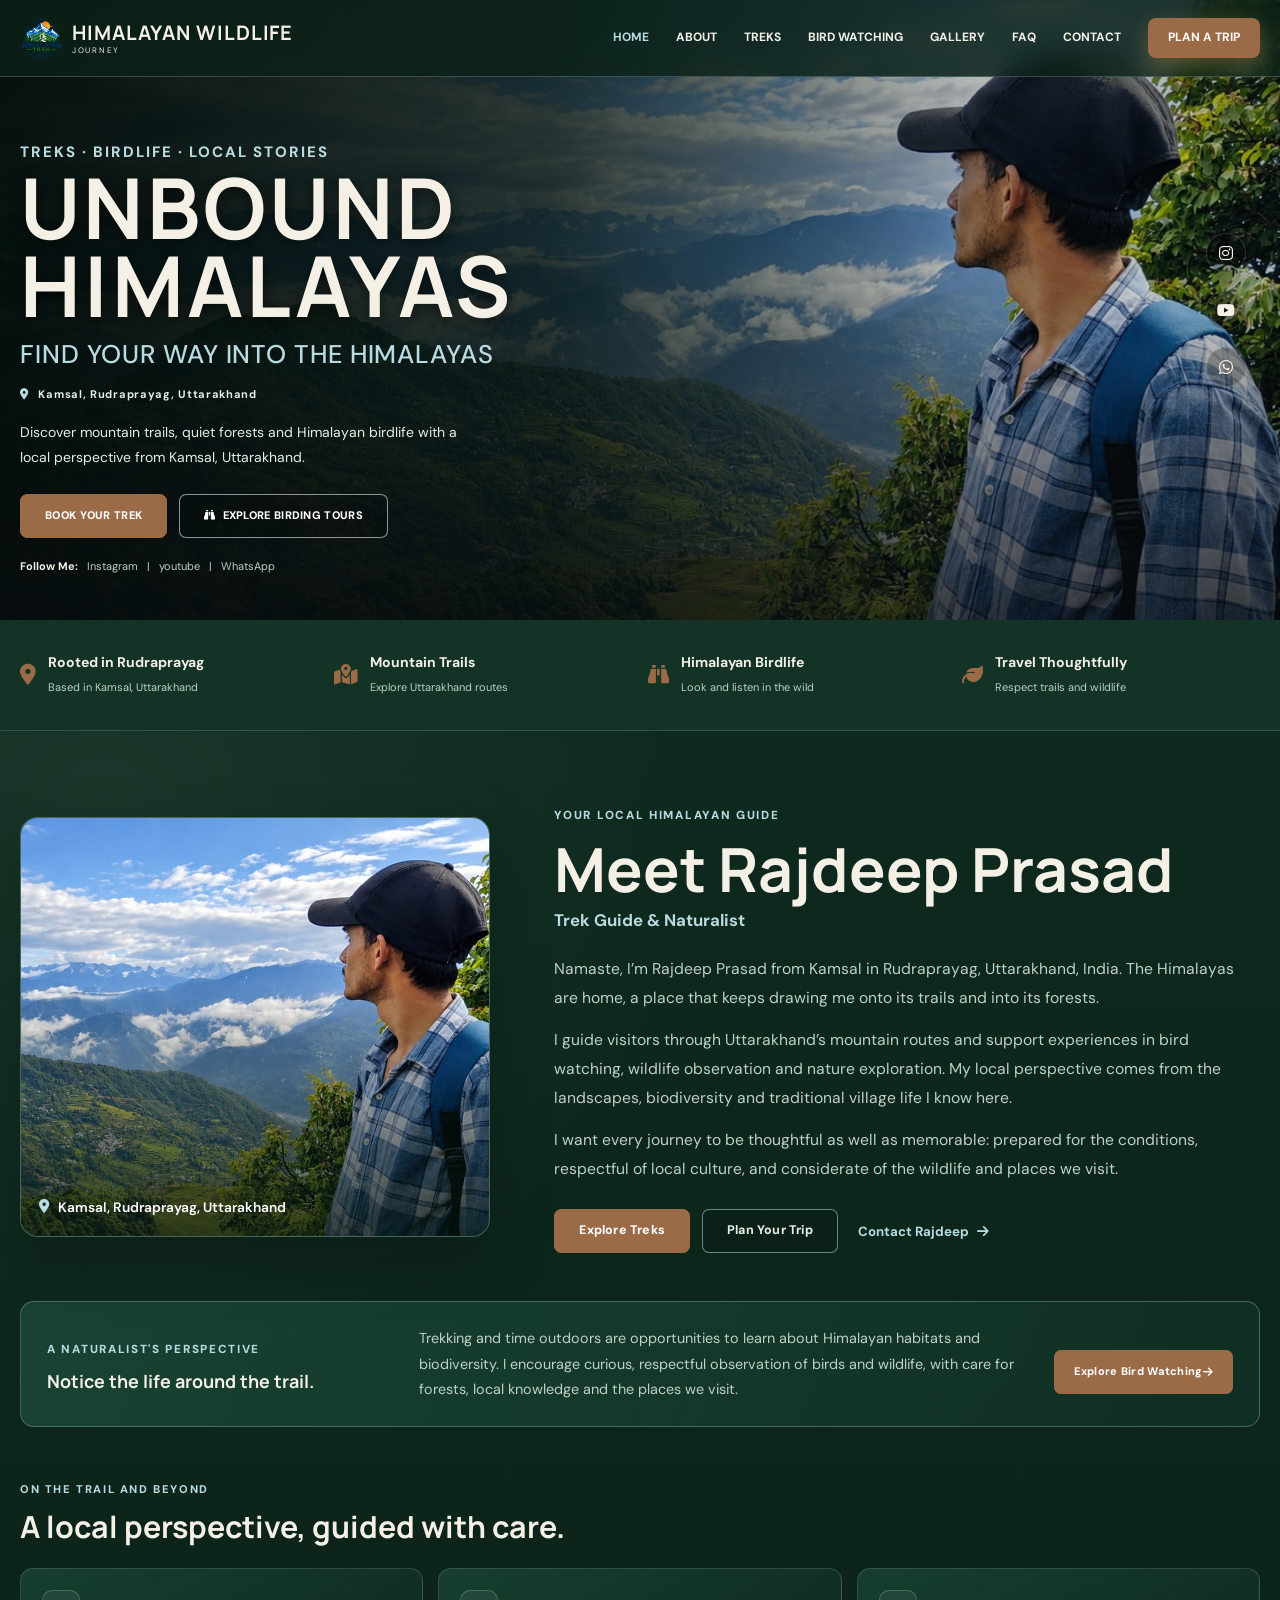
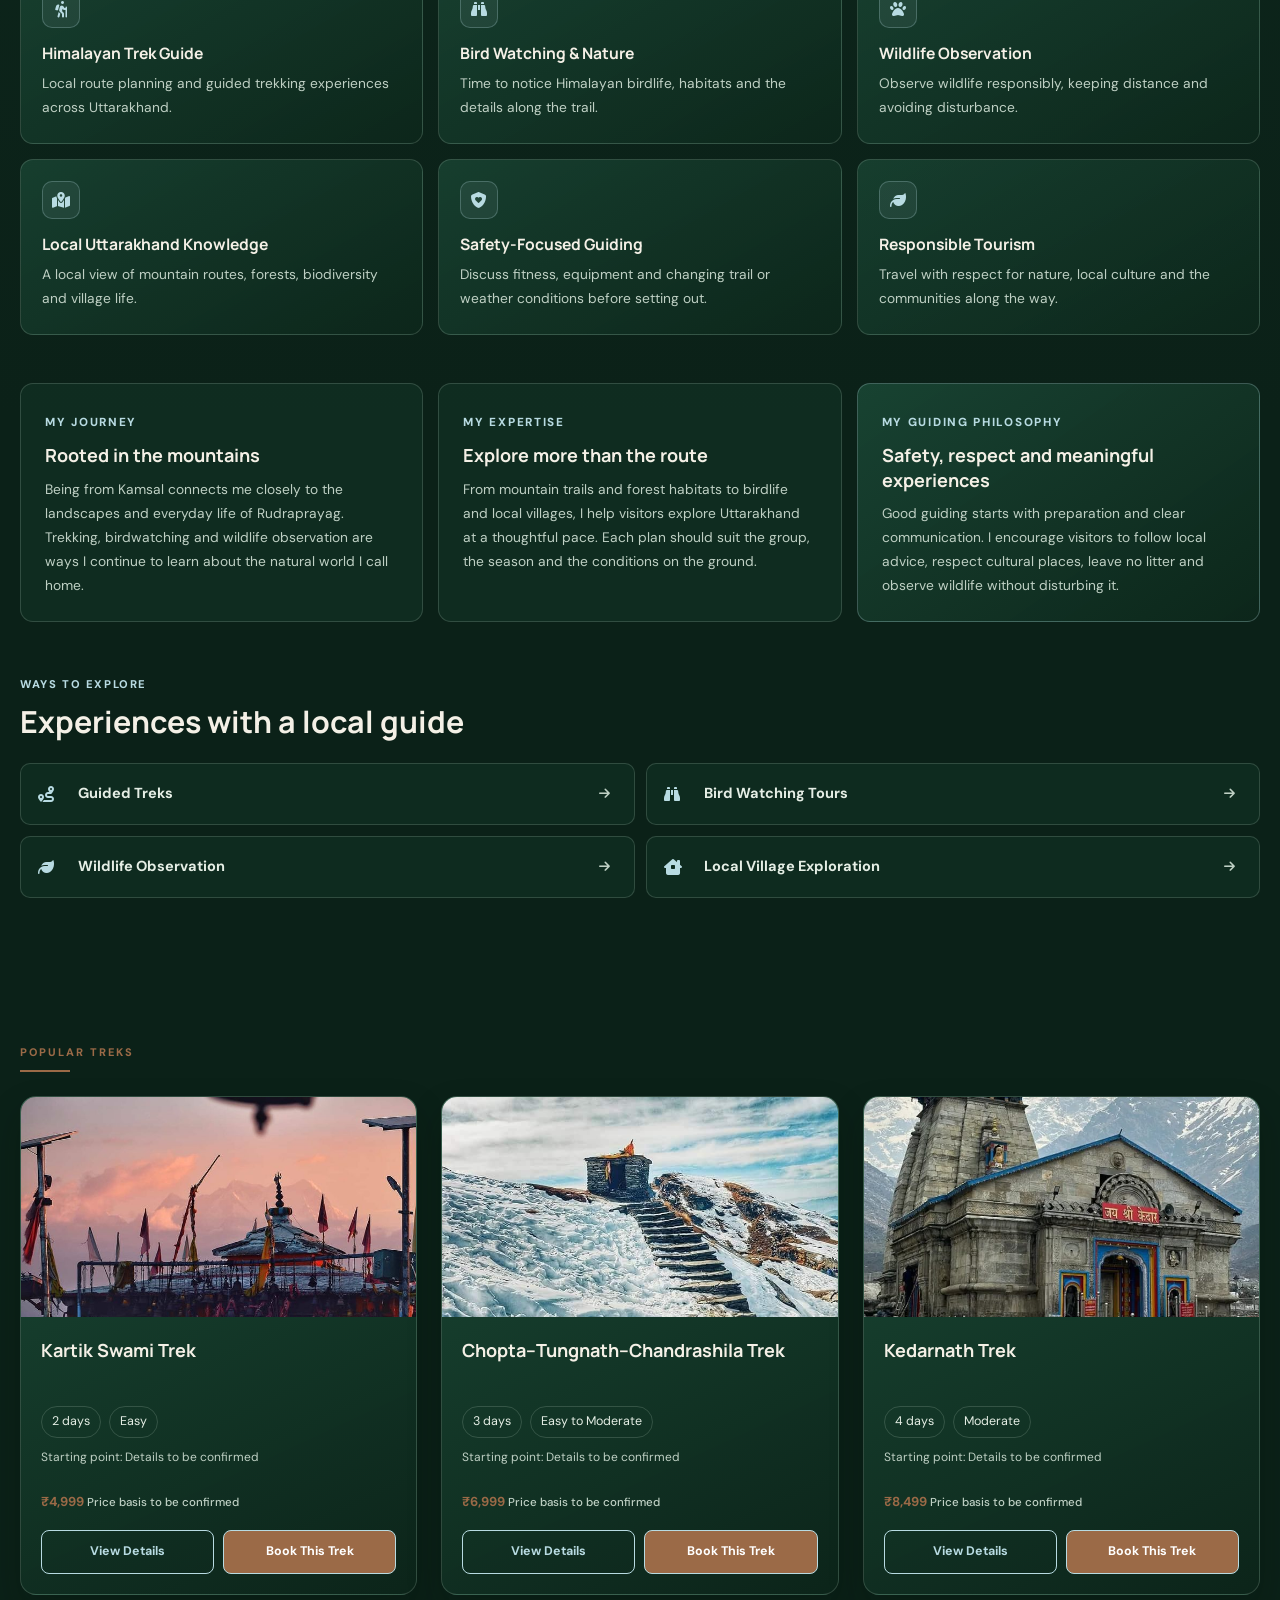
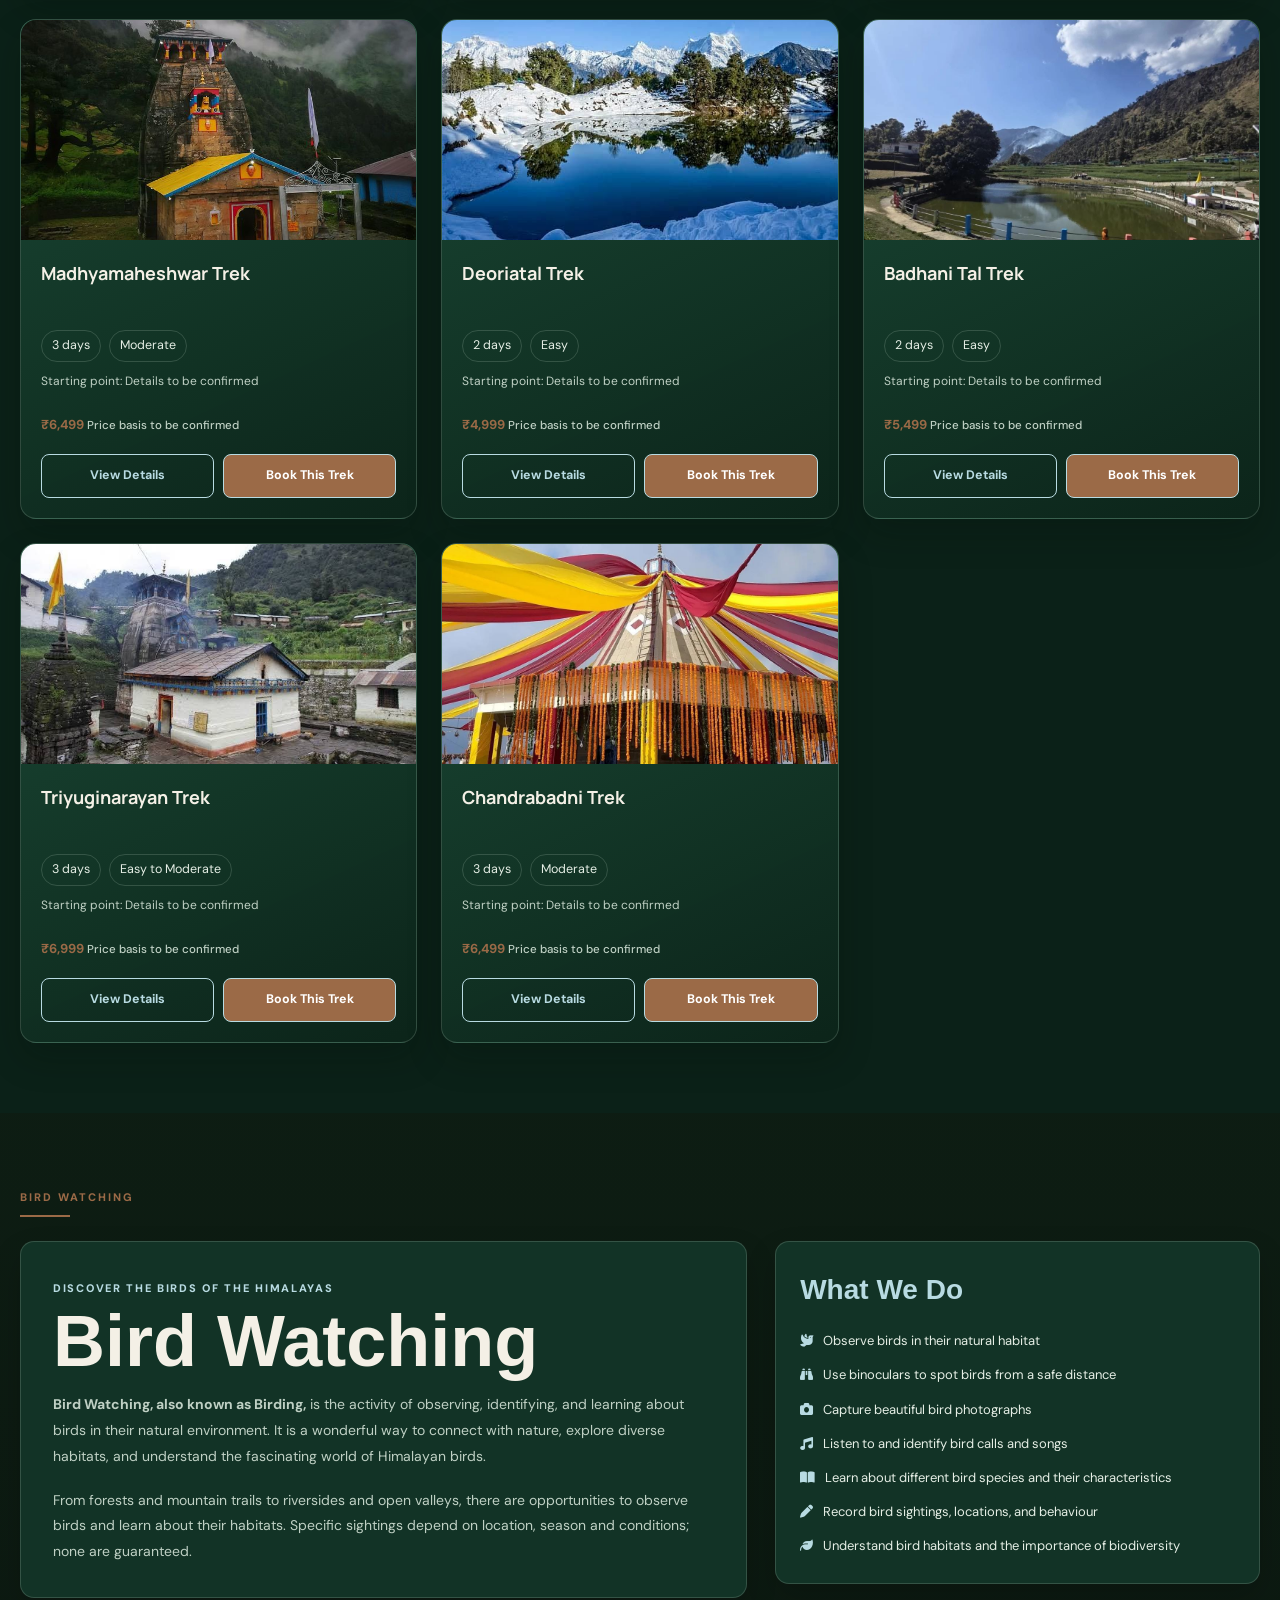
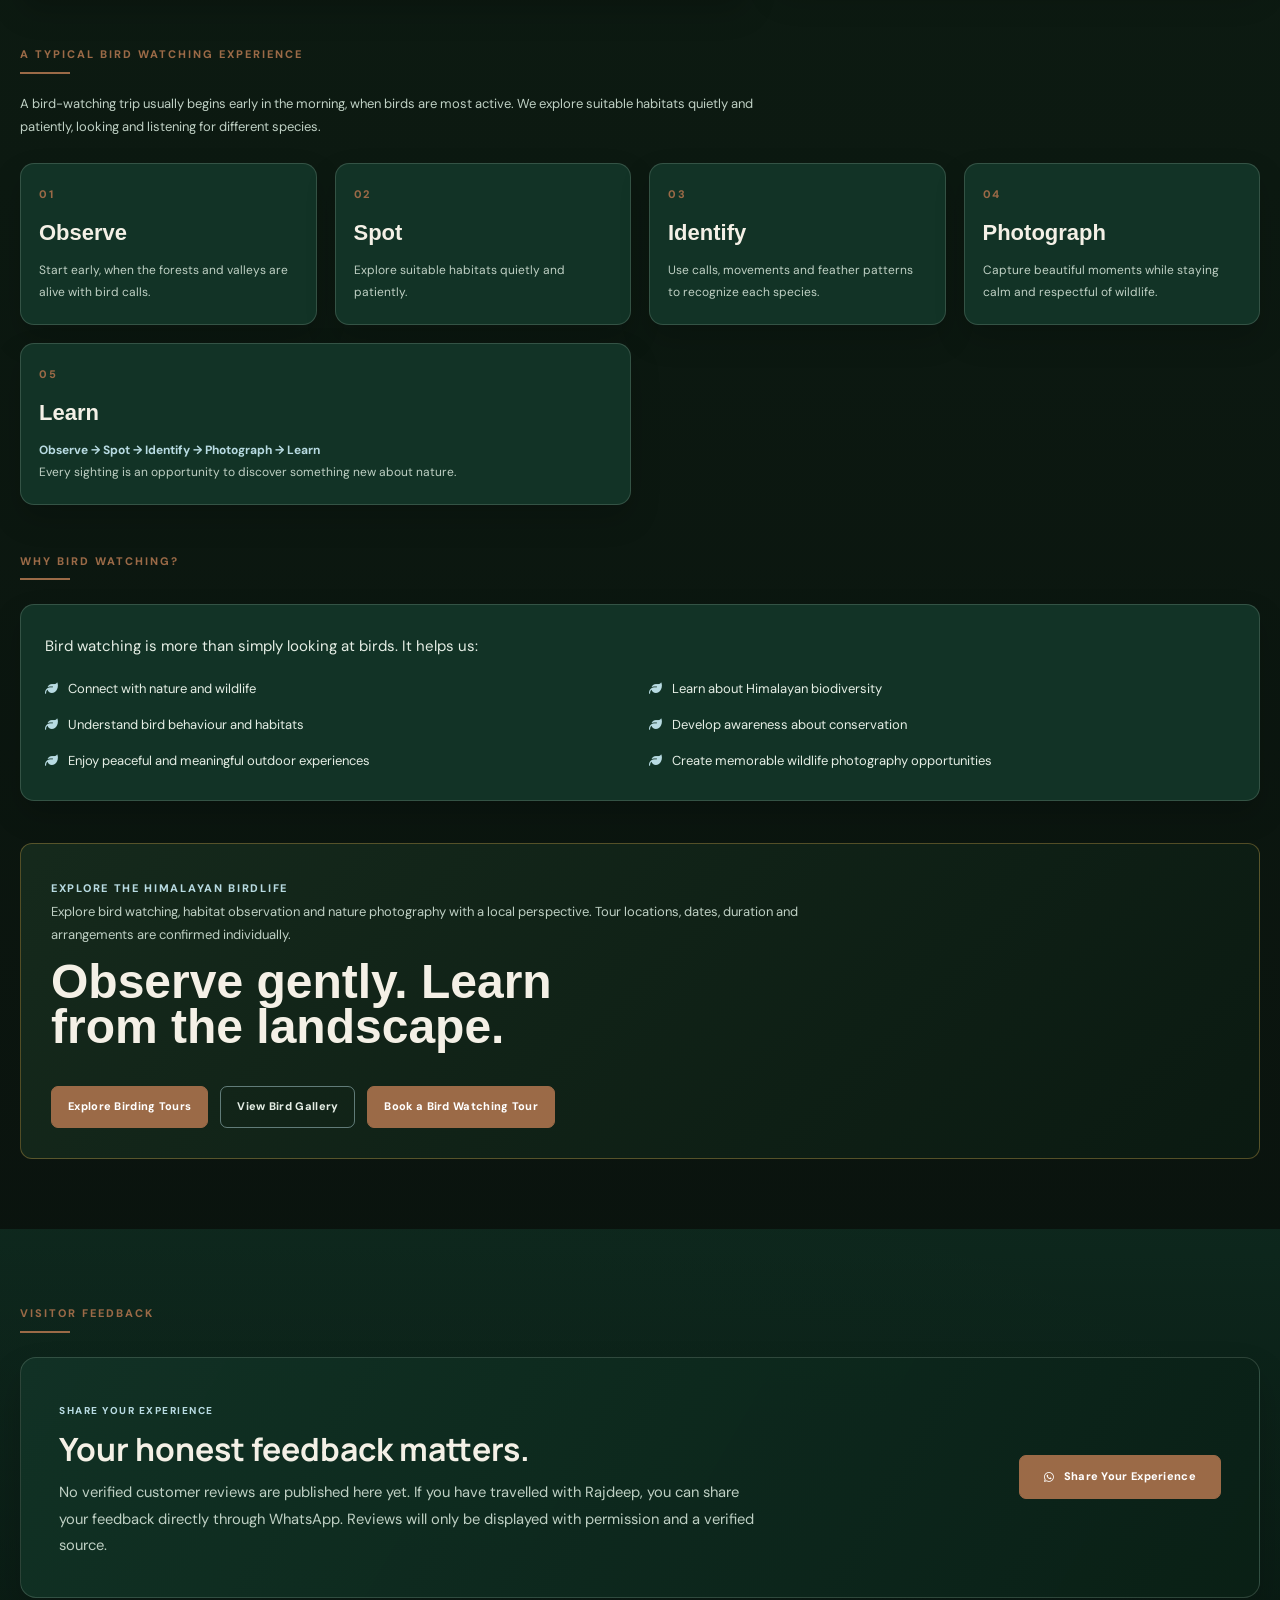
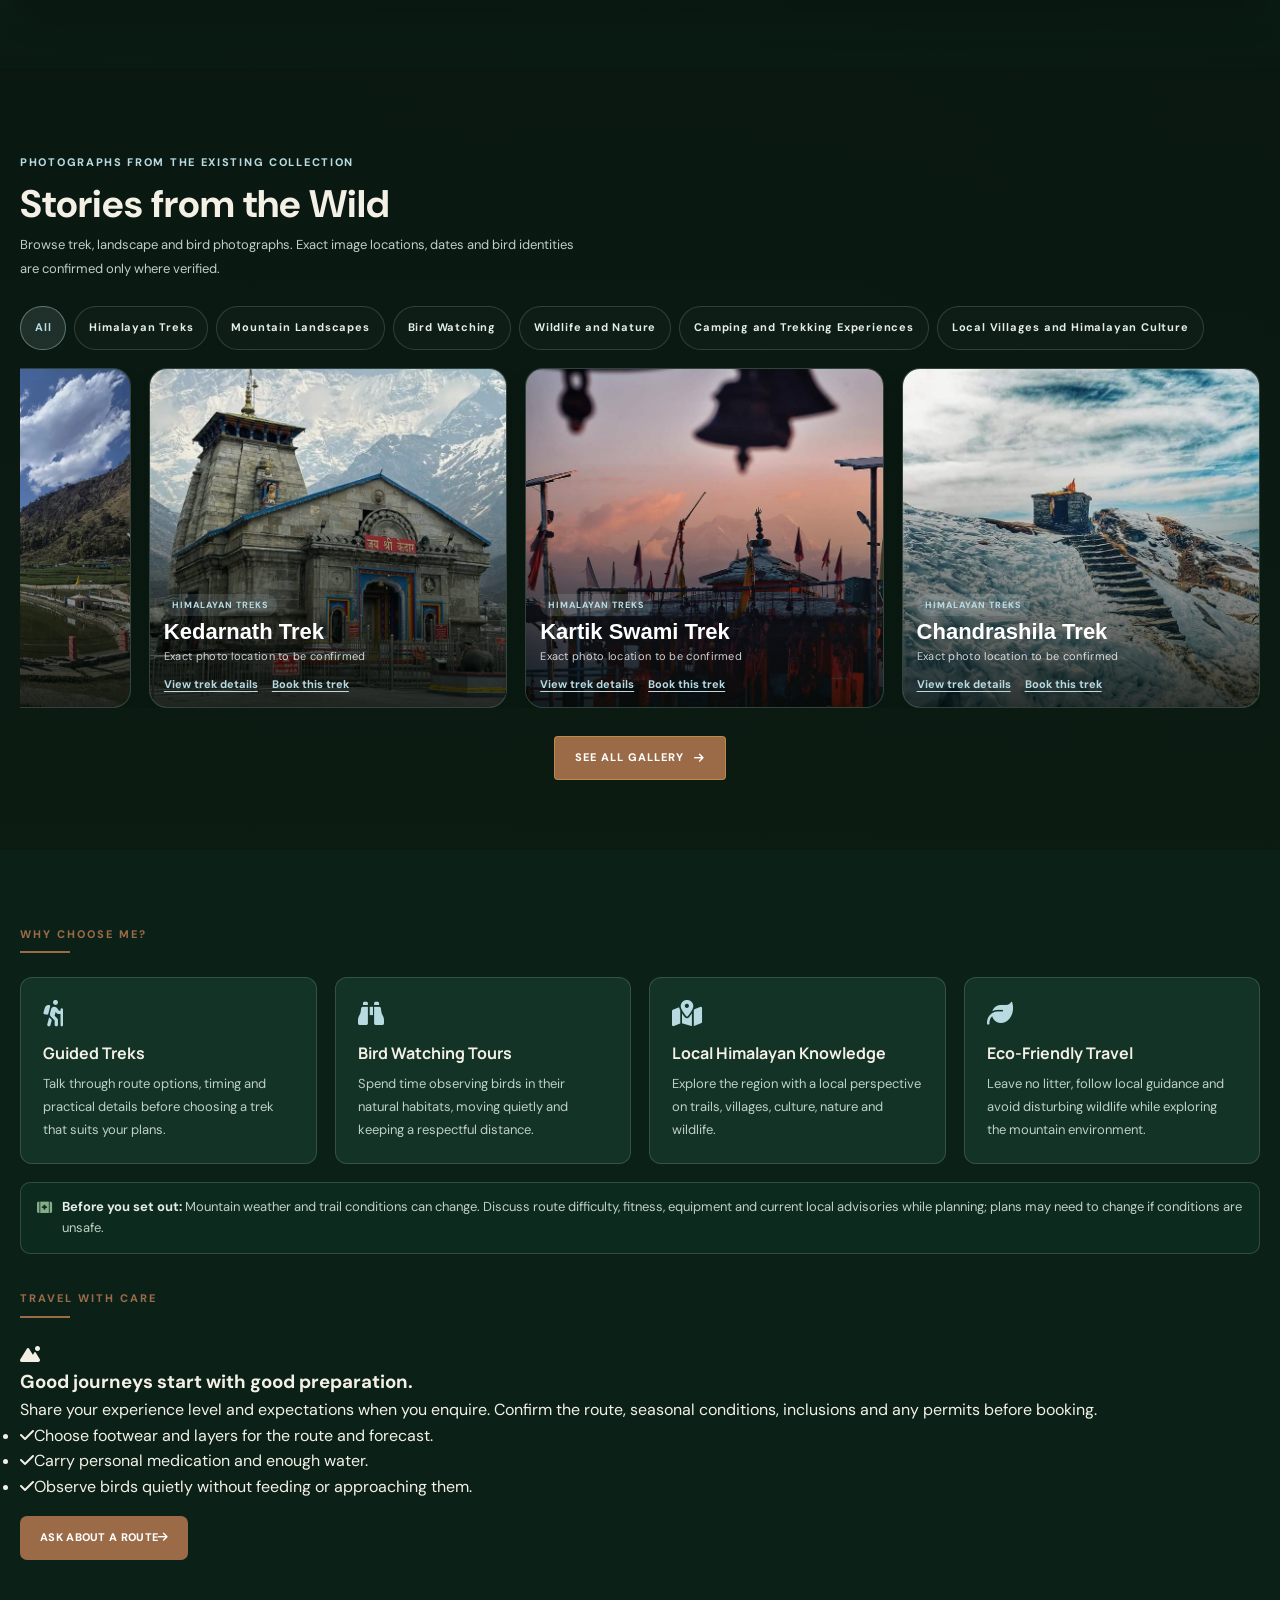
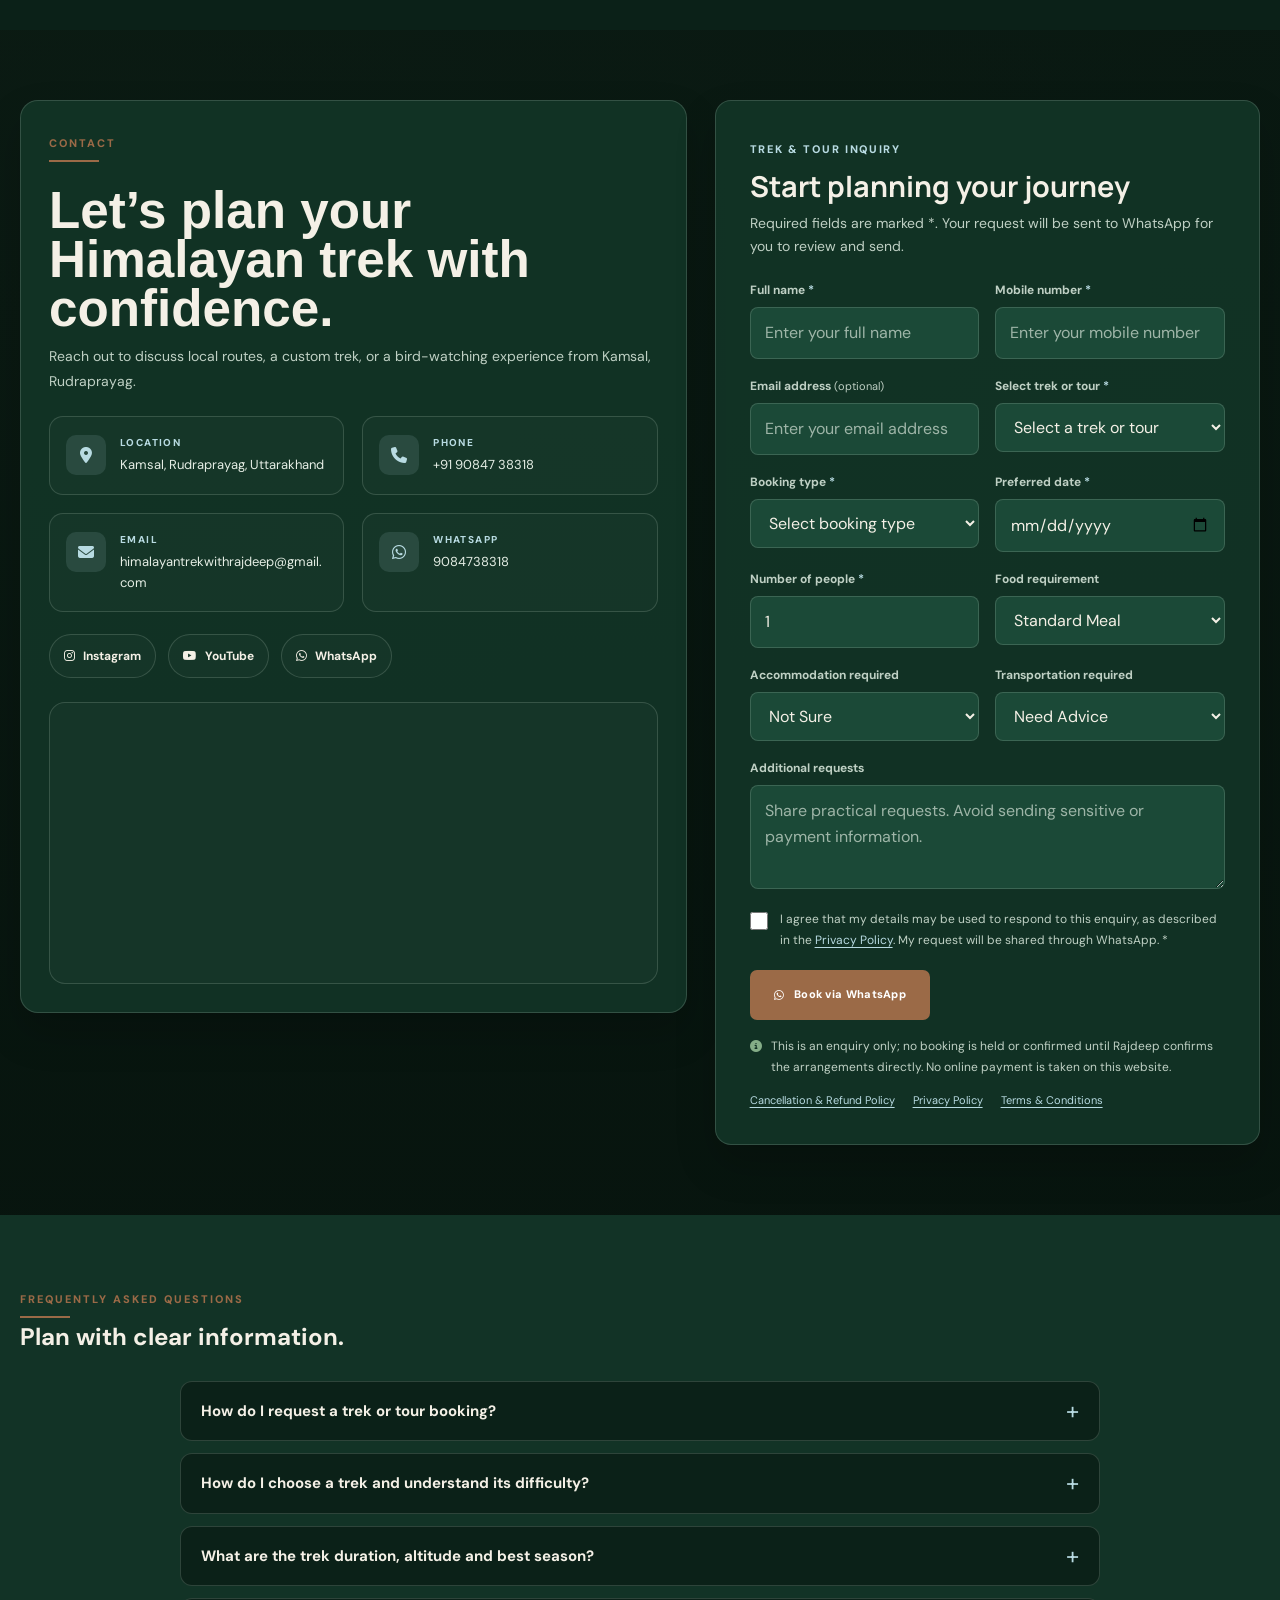
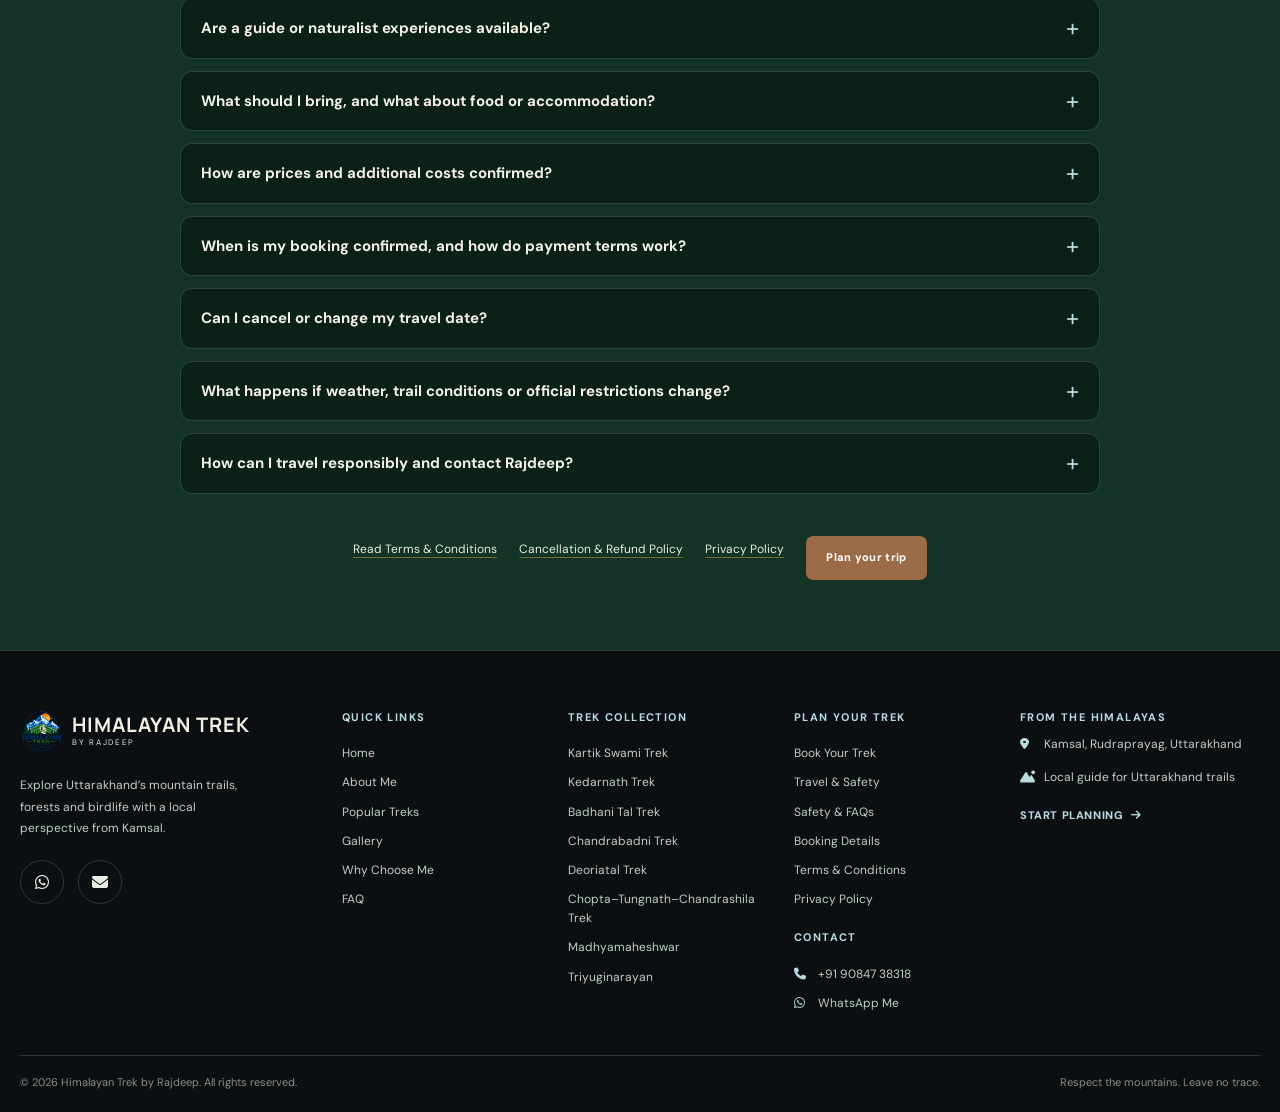
<file: index.html>
<!doctype html>
<html lang="en">
  <head>
    <meta charset="UTF-8" />
    <meta name="viewport" content="width=device-width, initial-scale=1.0" />
    <meta
      name="description"
      content="Plan Himalayan treks and bird watching in Uttarakhand with Rajdeep, a local guide based in Kamsal, Rudraprayag. Explore routes and send a trip enquiry."
    />
    <title>Uttarakhand Trek Guide &amp; Bird Watching | Rajdeep</title>
    <link rel="canonical" href="https://rajdeep112233.github.io/HIMALAYAN-TREK-WITH-RAJDEEP-UTTARAKHAND-GUIDE/" />
    <meta property="og:type" content="website" />
    <meta property="og:site_name" content="HIMALAYAN TREK WITH RAJDEEP | UTTARAKHAND GUIDE" />
    <meta property="og:title" content="Uttarakhand Trek Guide &amp; Bird Watching | Rajdeep" />
    <meta property="og:description" content="Plan Himalayan treks and bird watching in Uttarakhand with Rajdeep, a local guide based in Kamsal, Rudraprayag. Explore routes and send a trip enquiry." />
    <meta property="og:url" content="https://rajdeep112233.github.io/HIMALAYAN-TREK-WITH-RAJDEEP-UTTARAKHAND-GUIDE/" />
    <meta property="og:image" content="https://rajdeep112233.github.io/HIMALAYAN-TREK-WITH-RAJDEEP-UTTARAKHAND-GUIDE/images/Rajdeep.jpeg" />
    <meta property="og:image:alt" content="Rajdeep in the Uttarakhand Himalayan landscape" />
    <meta name="twitter:card" content="summary_large_image" />
    <meta name="twitter:title" content="Uttarakhand Trek Guide &amp; Bird Watching | Rajdeep" />
    <meta name="twitter:description" content="Plan Himalayan treks and bird watching in Uttarakhand with Rajdeep, a local guide based in Kamsal, Rudraprayag." />
    <meta name="twitter:image" content="https://rajdeep112233.github.io/HIMALAYAN-TREK-WITH-RAJDEEP-UTTARAKHAND-GUIDE/images/Rajdeep.jpeg" />
    <script type="application/ld+json">
      {
        "@context": "https://schema.org",
        "@type": "WebSite",
        "name": "HIMALAYAN TREK WITH RAJDEEP | UTTARAKHAND GUIDE",
        "url": "https://rajdeep112233.github.io/HIMALAYAN-TREK-WITH-RAJDEEP-UTTARAKHAND-GUIDE/",
        "description": "Himalayan trekking and bird-watching enquiries with a local guide based in Kamsal, Rudraprayag, Uttarakhand.",
        "inLanguage": "en-IN"
      }
    </script>
    <link rel="icon" type="image/png" href="images/himalayan.png" />
    <link rel="preconnect" href="https://fonts.googleapis.com" />
    <link rel="preconnect" href="https://fonts.gstatic.com" crossorigin />
    <link rel="preconnect" href="https://cdnjs.cloudflare.com" crossorigin />
    <link
      rel="preload"
      as="image"
      href="images/Rajdeep.jpeg?v=20260917-1"
      fetchpriority="high"
    />
    <link
      rel="stylesheet"
      href="https://fonts.googleapis.com/css2?family=DM+Sans:wght@400;500;600;700&family=Manrope:wght@500;600;700;800&display=swap"
    />
    <link
      rel="stylesheet"
      href="https://cdnjs.cloudflare.com/ajax/libs/font-awesome/6.5.0/css/all.min.css"
    />
    <link rel="stylesheet" href="css/style.css" />
    <link rel="stylesheet" href="css/responsive.css" />
  </head>
  <body class="home-page">
    <header class="site-header">
      <div class="container nav-wrap">
        <a href="#home" class="brand">
          <img
            class="brand-mark"
            src="images/himalayan.png"
            alt="Himalayan Trek by Rajdeep logo"
            width="1254"
            height="1254"
            decoding="async"
          />
          <span>
            <strong>HIMALAYAN WILDLIFE</strong>
            <small>JOURNEY</small>
          </span>
        </a>

        <button
          class="menu-toggle"
          id="menuToggle"
          aria-label="Toggle menu"
          aria-controls="mainNav"
          aria-expanded="false"
        >
          <i class="fa-solid fa-bars"></i>
        </button>

        <nav class="main-nav" id="mainNav">
          <a class="active" href="#home">HOME</a>
          <a href="#about">ABOUT</a>
          <a href="#treks">TREKS</a>
          <a href="#bird-watching">BIRD WATCHING</a>
          <a href="#gallery">GALLERY</a>
          <a href="#faq">FAQ</a>
          <a href="#contact">CONTACT</a>
          <a class="nav-cta" href="booking.html">PLAN A TRIP</a>
        </nav>
      </div>
    </header>

    <section class="hero" id="home">
      <div class="hero-overlay"></div>
      <div class="container hero-content">
        <div class="hero-copy">
          <div class="eyebrow">TREKS · BIRDLIFE · LOCAL STORIES</div>
          <h1>UNBOUND<br />HIMALAYAS</h1>
          <h2>FIND YOUR WAY INTO THE HIMALAYAS</h2>
          <div class="location">
            <i class="fa-solid fa-location-dot"></i>
            Kamsal, Rudraprayag, Uttarakhand
          </div>
          <p class="hero-text">
            Discover mountain trails, quiet forests and Himalayan birdlife with
            a local perspective from Kamsal, Uttarakhand.
          </p>

          <div class="hero-actions">
            <a class="btn btn-primary" href="#booking">BOOK YOUR TREK</a>
            <a class="btn btn-outline" href="#bird-watching"
              ><i class="fa-solid fa-binoculars"></i>EXPLORE BIRDING TOURS</a
            >
          </div>

          <div class="follow-me">
            <b>Follow Me:</b>
            <a
              href="https://www.instagram.com/mr_golu_uk013/"
              target="_blank"
              rel="noopener noreferrer"
              >Instagram</a
            >
            |
            <a
              href="https://www.youtube.com/"
              target="_blank"
              rel="noopener noreferrer"
              >youtube</a
            >
            |
            <a
              href="https://wa.me/919084738318"
              target="_blank"
              rel="noopener noreferrer"
              >WhatsApp</a
            >
          </div>
        </div>
      </div>

      <div class="social-rail">
        <a
          href="https://www.instagram.com/mr_golu_uk013/"
          target="_blank"
          rel="noopener noreferrer"
          aria-label="Visit Rajdeep on Instagram"
          ><i class="fa-brands fa-instagram"></i
        ></a>
        <a
          href="https://www.youtube.com/"
          target="_blank"
          rel="noopener noreferrer"
          aria-label="Watch Rajdeep on YouTube"
          ><i class="fa-brands fa-youtube"></i
        ></a>
        <a
          href="https://wa.me/919084738318"
          target="_blank"
          rel="noopener noreferrer"
          aria-label="Chat with Rajdeep on WhatsApp"
          ><i class="fa-brands fa-whatsapp"></i
        ></a>
      </div>
    </section>

    <section class="trust-strip">
      <div class="container trust-grid">
        <div class="trust-item">
          <i class="fa-solid fa-location-dot"></i>
          <div>
            <strong>Rooted in Rudraprayag</strong>
            <small>Based in Kamsal, Uttarakhand</small>
          </div>
        </div>
        <div class="trust-item">
          <i class="fa-solid fa-map-location-dot"></i>
          <div>
            <strong>Mountain Trails</strong>
            <small>Explore Uttarakhand routes</small>
          </div>
        </div>
        <div class="trust-item">
          <i class="fa-solid fa-binoculars"></i>
          <div>
            <strong>Himalayan Birdlife</strong>
            <small>Look and listen in the wild</small>
          </div>
        </div>
        <div class="trust-item">
          <i class="fa-solid fa-leaf"></i>
          <div>
            <strong>Travel Thoughtfully</strong>
            <small>Respect trails and wildlife</small>
          </div>
        </div>
      </div>
    </section>

    <main>
      <section class="content-section" id="about">
        <div class="container about-profile-layout">
          <div class="about-profile-hero">
            <div class="about-profile-photo">
              <img
                src="images/Rajdeep.jpeg"
                alt="Rajdeep Prasad looking out across the Uttarakhand Himalayan mountains"
                width="1445"
                height="739"
                loading="lazy"
                decoding="async"
              />
              <span class="about-photo-caption">
                <i class="fa-solid fa-location-dot" aria-hidden="true"></i>
                Kamsal, Rudraprayag, Uttarakhand
              </span>
            </div>
            <div class="about-profile-copy">
              <span class="about-eyebrow">YOUR LOCAL HIMALAYAN GUIDE</span>
              <h2>Meet Rajdeep Prasad</h2>
              <p class="about-role">Trek Guide &amp; Naturalist</p>
              <p>
                Namaste, I’m Rajdeep Prasad from Kamsal in Rudraprayag,
                Uttarakhand, India. The Himalayas are home, a place that keeps
                drawing me onto its trails and into its forests.
              </p>
              <p>
                I guide visitors through Uttarakhand’s mountain routes and
                support experiences in bird watching, wildlife observation and
                nature exploration. My local perspective comes from the
                landscapes, biodiversity and traditional village life I know
                here.
              </p>
              <p>
                I want every journey to be thoughtful as well as memorable:
                prepared for the conditions, respectful of local culture, and
                considerate of the wildlife and places we visit.
              </p>
              <div class="about-profile-actions">
                <a class="btn btn-primary" href="#treks">Explore Treks</a>
                <a class="btn btn-outline" href="plan-your-trip.html">Plan Your Trip</a>
                <a class="about-contact-link" href="#contact">Contact Rajdeep <i class="fa-solid fa-arrow-right" aria-hidden="true"></i></a>
              </div>
            </div>
          </div>

          <section class="about-naturalist-focus" aria-labelledby="naturalistFocusTitle">
            <div>
              <span class="about-card-kicker">A NATURALIST'S PERSPECTIVE</span>
              <h3 id="naturalistFocusTitle">Notice the life around the trail.</h3>
            </div>
            <p>
              Trekking and time outdoors are opportunities to learn about
              Himalayan habitats and biodiversity. I encourage curious,
              respectful observation of birds and wildlife, with care for
              forests, local knowledge and the places we visit.
            </p>
            <a class="small-btn" href="bird-watching.html">Explore Bird Watching <i class="fa-solid fa-arrow-right" aria-hidden="true"></i></a>
          </section>

          <section class="about-highlights" aria-labelledby="aboutHighlightsTitle">
            <div class="about-section-heading">
              <span>ON THE TRAIL AND BEYOND</span>
              <h3 id="aboutHighlightsTitle">A local perspective, guided with care.</h3>
            </div>
            <div class="about-highlight-grid">
              <article class="about-highlight">
                <i class="fa-solid fa-person-hiking" aria-hidden="true"></i>
                <h4>Himalayan Trek Guide</h4>
                <p>Local route planning and guided trekking experiences across Uttarakhand.</p>
              </article>
              <article class="about-highlight">
                <i class="fa-solid fa-binoculars" aria-hidden="true"></i>
                <h4>Bird Watching &amp; Nature</h4>
                <p>Time to notice Himalayan birdlife, habitats and the details along the trail.</p>
              </article>
              <article class="about-highlight">
                <i class="fa-solid fa-paw" aria-hidden="true"></i>
                <h4>Wildlife Observation</h4>
                <p>Observe wildlife responsibly, keeping distance and avoiding disturbance.</p>
              </article>
              <article class="about-highlight">
                <i class="fa-solid fa-map-location-dot" aria-hidden="true"></i>
                <h4>Local Uttarakhand Knowledge</h4>
                <p>A local view of mountain routes, forests, biodiversity and village life.</p>
              </article>
              <article class="about-highlight">
                <i class="fa-solid fa-shield-heart" aria-hidden="true"></i>
                <h4>Safety-Focused Guiding</h4>
                <p>Discuss fitness, equipment and changing trail or weather conditions before setting out.</p>
              </article>
              <article class="about-highlight">
                <i class="fa-solid fa-leaf" aria-hidden="true"></i>
                <h4>Responsible Tourism</h4>
                <p>Travel with respect for nature, local culture and the communities along the way.</p>
              </article>
            </div>
          </section>

          <div class="about-story-grid">
            <article class="about-story-card">
              <span class="about-card-kicker">MY JOURNEY</span>
              <h3>Rooted in the mountains</h3>
              <p>
                Being from Kamsal connects me closely to the landscapes and
                everyday life of Rudraprayag. Trekking,
                birdwatching and wildlife observation are ways I continue to
                learn about the natural world I call home.
              </p>
            </article>
            <article class="about-story-card">
              <span class="about-card-kicker">MY EXPERTISE</span>
              <h3>Explore more than the route</h3>
              <p>
                From mountain trails and forest habitats to birdlife and local
                villages, I help visitors explore Uttarakhand at a thoughtful
                pace. Each plan should suit the group, the season and the
                conditions on the ground.
              </p>
            </article>
            <article class="about-story-card about-story-card-featured">
              <span class="about-card-kicker">MY GUIDING PHILOSOPHY</span>
              <h3>Safety, respect and meaningful experiences</h3>
              <p>
                Good guiding starts with preparation and clear communication.
                I encourage visitors to follow local advice, respect cultural
                places, leave no litter and observe wildlife without
                disturbing it.
              </p>
            </article>
          </div>

          <section class="about-services" aria-labelledby="aboutServicesTitle">
            <div class="about-section-heading">
              <span>WAYS TO EXPLORE</span>
              <h3 id="aboutServicesTitle">Experiences with a local guide</h3>
            </div>
            <div class="about-service-list">
              <a href="#treks"><i class="fa-solid fa-route" aria-hidden="true"></i><span>Guided Treks</span><i class="fa-solid fa-arrow-right" aria-hidden="true"></i></a>
              <a href="bird-watching.html"><i class="fa-solid fa-binoculars" aria-hidden="true"></i><span>Bird Watching Tours</span><i class="fa-solid fa-arrow-right" aria-hidden="true"></i></a>
              <a href="bird-watching.html"><i class="fa-solid fa-leaf" aria-hidden="true"></i><span>Wildlife Observation</span><i class="fa-solid fa-arrow-right" aria-hidden="true"></i></a>
              <a href="plan-your-trip.html"><i class="fa-solid fa-house-chimney-window" aria-hidden="true"></i><span>Local Village Exploration</span><i class="fa-solid fa-arrow-right" aria-hidden="true"></i></a>
            </div>
          </section>
        </div>
      </section>

      <section class="content-section" id="treks">
        <div class="container">
          <div class="section-heading">
            <span>POPULAR TREKS</span>
          </div>
          <div class="trek-grid">
            <article class="trek-card">
              <img src="images/kartik%20swami.jpeg" alt="Kartik Swami temple and surrounding Himalayan landscape" width="736" height="919" loading="lazy" decoding="async" />
              <div class="trek-info">
                <h3>Kartik Swami Trek</h3>
                <p class="trek-card-facts"><span>2 days</span><span>Easy</span></p>
                <p class="trek-card-start">Starting point: Details to be confirmed</p>
                <strong class="trek-card-price">₹4,999 <small>Price basis to be confirmed</small></strong>
                <div class="trek-card-actions">
                  <a class="trek-card-details" href="treks.html?trek=kartik">View Details</a>
                  <a class="trek-card-book" href="booking.html?trek=kartik">Book This Trek</a>
                </div>
              </div>
            </article>
            <article class="trek-card">
              <img src="images/chandrashila.jpeg" alt="Chandrashila trail in the Uttarakhand Himalayas" width="720" height="900" loading="lazy" decoding="async" />
              <div class="trek-info">
                <h3>Chopta–Tungnath–Chandrashila Trek</h3>
                <p class="trek-card-facts"><span>3 days</span><span>Easy to Moderate</span></p>
                <p class="trek-card-start">Starting point: Details to be confirmed</p>
                <strong class="trek-card-price">₹6,999 <small>Price basis to be confirmed</small></strong>
                <div class="trek-card-actions">
                  <a class="trek-card-details" href="treks.html?trek=chopta">View Details</a>
                  <a class="trek-card-book" href="booking.html?trek=chopta">Book This Trek</a>
                </div>
              </div>
            </article>
            <article class="trek-card">
              <img src="images/kedarnath.jpeg" alt="Kedarnath pilgrimage trail in the Himalayas" width="736" height="920" loading="lazy" decoding="async" />
              <div class="trek-info">
                <h3>Kedarnath Trek</h3>
                <p class="trek-card-facts"><span>4 days</span><span>Moderate</span></p>
                <p class="trek-card-start">Starting point: Details to be confirmed</p>
                <strong class="trek-card-price">₹8,499 <small>Price basis to be confirmed</small></strong>
                <div class="trek-card-actions">
                  <a class="trek-card-details" href="treks.html?trek=kedarnath">View Details</a>
                  <a class="trek-card-book" href="booking.html?trek=kedarnath">Book This Trek</a>
                </div>
              </div>
            </article>
            <article class="trek-card">
              <img src="images/madhyameshwar.jpeg" alt="Madhyamaheshwar landscape in Uttarakhand" width="735" height="919" loading="lazy" decoding="async" />
              <div class="trek-info">
                <h3>Madhyamaheshwar Trek</h3>
                <p class="trek-card-facts"><span>3 days</span><span>Moderate</span></p>
                <p class="trek-card-start">Starting point: Details to be confirmed</p>
                <strong class="trek-card-price">₹6,499 <small>Price basis to be confirmed</small></strong>
                <div class="trek-card-actions">
                  <a class="trek-card-details" href="treks.html?trek=madhy">View Details</a>
                  <a class="trek-card-book" href="booking.html?trek=madhy">Book This Trek</a>
                </div>
              </div>
            </article>
            <article class="trek-card">
              <img src="images/deoriatal.jpeg" alt="Deoriatal lake in the Uttarakhand Himalayas" width="670" height="430" loading="lazy" decoding="async" />
              <div class="trek-info">
                <h3>Deoriatal Trek</h3>
                <p class="trek-card-facts"><span>2 days</span><span>Easy</span></p>
                <p class="trek-card-start">Starting point: Details to be confirmed</p>
                <strong class="trek-card-price">₹4,999 <small>Price basis to be confirmed</small></strong>
                <div class="trek-card-actions">
                  <a class="trek-card-details" href="treks.html?trek=deoriatal">View Details</a>
                  <a class="trek-card-book" href="booking.html?trek=deoriatal">Book This Trek</a>
                </div>
              </div>
            </article>
            <article class="trek-card">
              <img src="images/badhanitaal.jpeg" alt="Badhani Tal landscape and water" width="1080" height="1008" loading="lazy" decoding="async" />
              <div class="trek-info">
                <h3>Badhani Tal Trek</h3>
                <p class="trek-card-facts"><span>2 days</span><span>Easy</span></p>
                <p class="trek-card-start">Starting point: Details to be confirmed</p>
                <strong class="trek-card-price">₹5,499 <small>Price basis to be confirmed</small></strong>
                <div class="trek-card-actions">
                  <a class="trek-card-details" href="treks.html?trek=badhani">View Details</a>
                  <a class="trek-card-book" href="booking.html?trek=badhani">Book This Trek</a>
                </div>
              </div>
            </article>
            <article class="trek-card">
              <img src="images/triyuginarayan.jpeg" alt="Triyuginarayan temple and mountain setting" width="678" height="452" loading="lazy" decoding="async" />
              <div class="trek-info">
                <h3>Triyuginarayan Trek</h3>
                <p class="trek-card-facts"><span>3 days</span><span>Easy to Moderate</span></p>
                <p class="trek-card-start">Starting point: Details to be confirmed</p>
                <strong class="trek-card-price">₹6,999 <small>Price basis to be confirmed</small></strong>
                <div class="trek-card-actions">
                  <a class="trek-card-details" href="treks.html?trek=triyu">View Details</a>
                  <a class="trek-card-book" href="booking.html?trek=triyu">Book This Trek</a>
                </div>
              </div>
            </article>
            <article class="trek-card">
              <img src="images/chandrabadhani%20temple.jpeg" alt="Chandrabadni temple in Uttarakhand" width="1076" height="1172" loading="lazy" decoding="async" />
              <div class="trek-info">
                <h3>Chandrabadni Trek</h3>
                <p class="trek-card-facts"><span>3 days</span><span>Moderate</span></p>
                <p class="trek-card-start">Starting point: Details to be confirmed</p>
                <strong class="trek-card-price">₹6,499 <small>Price basis to be confirmed</small></strong>
                <div class="trek-card-actions">
                  <a class="trek-card-details" href="treks.html?trek=chandrabadhni">View Details</a>
                  <a class="trek-card-book" href="booking.html?trek=chandrabadhni">Book This Trek</a>
                </div>
              </div>
            </article>
          </div>
        </div>
      </section>

      <section class="content-section birdwatching-section" id="bird-watching">
        <div class="container">
          <div class="section-heading"><span>BIRD WATCHING</span></div>
          <div class="bird-copy-grid bird-home-intro">
            <div class="bird-text-panel">
              <span class="section-kicker"
                >Discover the Birds of the Himalayas</span
              >
              <h2>Bird Watching</h2>
              <p>
                <strong>Bird Watching, also known as Birding,</strong> is the
                activity of observing, identifying, and learning about birds in
                their natural environment. It is a wonderful way to connect with
                nature, explore diverse habitats, and understand the fascinating
                world of Himalayan birds.
              </p>
              <p>
                From forests and mountain trails to riversides and open
                valleys, there are opportunities to observe birds and learn
                about their habitats. Specific sightings depend on location,
                season and conditions; none are guaranteed.
              </p>
            </div>

            <div class="bird-checklist">
              <h3>What We Do</h3>
              <ul>
                <li>
                  <i class="fa-solid fa-dove"></i> Observe birds in their
                  natural habitat
                </li>
                <li>
                  <i class="fa-solid fa-binoculars"></i> Use binoculars to spot
                  birds from a safe distance
                </li>
                <li>
                  <i class="fa-solid fa-camera"></i> Capture beautiful bird
                  photographs
                </li>
                <li>
                  <i class="fa-solid fa-music"></i> Listen to and identify bird
                  calls and songs
                </li>
                <li>
                  <i class="fa-solid fa-book-open"></i> Learn about different
                  bird species and their characteristics
                </li>
                <li>
                  <i class="fa-solid fa-pen"></i> Record bird sightings,
                  locations, and behaviour
                </li>
                <li>
                  <i class="fa-solid fa-leaf"></i> Understand bird habitats and
                  the importance of biodiversity
                </li>
              </ul>
            </div>
          </div>

          <div class="bird-home-practice">
            <div class="section-heading">
              <span>A Typical Bird Watching Experience</span>
            </div>
            <p class="bird-home-lead">
              A bird-watching trip usually begins early in the morning, when
              birds are most active. We explore suitable habitats quietly and
              patiently, looking and listening for different species.
            </p>
            <div class="bird-journey-grid">
              <article class="bird-step-box">
                <div class="step-number">01</div>
                <h3>Observe</h3>
                <p>
                  Start early, when the forests and valleys are alive with bird
                  calls.
                </p>
              </article>
              <article class="bird-step-box">
                <div class="step-number">02</div>
                <h3>Spot</h3>
                <p>Explore suitable habitats quietly and patiently.</p>
              </article>
              <article class="bird-step-box">
                <div class="step-number">03</div>
                <h3>Identify</h3>
                <p>
                  Use calls, movements and feather patterns to recognize each
                  species.
                </p>
              </article>
              <article class="bird-step-box">
                <div class="step-number">04</div>
                <h3>Photograph</h3>
                <p>
                  Capture beautiful moments while staying calm and respectful of
                  wildlife.
                </p>
              </article>
              <article class="bird-step-box wide-step">
                <div class="step-number">05</div>
                <h3>Learn</h3>
                <p>
                  <strong>Observe → Spot → Identify → Photograph → Learn</strong
                  ><br />Every sighting is an opportunity to discover something
                  new about nature.
                </p>
              </article>
            </div>
          </div>

          <div class="bird-home-why">
            <div class="section-heading"><span>Why Bird Watching?</span></div>
            <div class="bird-why-box">
              <p>
                Bird watching is more than simply looking at birds. It helps us:
              </p>
              <ul class="bird-benefits">
                <li>
                  <i class="fa-solid fa-leaf"></i> Connect with nature and
                  wildlife
                </li>
                <li>
                  <i class="fa-solid fa-leaf"></i> Learn about Himalayan
                  biodiversity
                </li>
                <li>
                  <i class="fa-solid fa-leaf"></i> Understand bird behaviour and
                  habitats
                </li>
                <li>
                  <i class="fa-solid fa-leaf"></i> Develop awareness about
                  conservation
                </li>
                <li>
                  <i class="fa-solid fa-leaf"></i> Enjoy peaceful and meaningful
                  outdoor experiences
                </li>
                <li>
                  <i class="fa-solid fa-leaf"></i> Create memorable wildlife
                  photography opportunities
                </li>
              </ul>
            </div>
          </div>

          <div class="bird-home-cta">
            <span class="section-kicker">Explore the Himalayan Birdlife</span>
            <p>
              Explore bird watching, habitat observation and nature photography
              with a local perspective. Tour locations, dates, duration and
              arrangements are confirmed individually.
            </p>
            <h3>Observe gently. Learn from the landscape.</h3>
            <div class="bird-home-actions">
              <a class="small-btn" href="bird-watching.html#bird-tours">Explore Birding Tours</a>
              <a class="small-btn bird-home-secondary" href="bird-watching.html#bird-gallery">View Bird Gallery</a>
              <a class="small-btn" href="booking.html?trek=bird-watching">Book a Bird Watching Tour</a>
            </div>
          </div>
        </div>
      </section>

      <section class="content-section reviews-section" id="reviews" aria-labelledby="reviewsTitle">
        <div class="container">
          <div class="section-heading">
            <span>VISITOR FEEDBACK</span>
          </div>
          <article class="review-invitation">
            <div>
              <span class="review-kicker">SHARE YOUR EXPERIENCE</span>
              <h2 id="reviewsTitle">Your honest feedback matters.</h2>
              <p>
                No verified customer reviews are published here yet. If you have
                travelled with Rajdeep, you can share your feedback directly
                through WhatsApp. Reviews will only be displayed with permission
                and a verified source.
              </p>
            </div>
            <a class="btn btn-primary" href="https://wa.me/919084738318?text=Hello%20Rajdeep%2C%20I%20would%20like%20to%20share%20feedback%20about%20my%20experience." target="_blank" rel="noopener noreferrer">
              <i class="fa-brands fa-whatsapp" aria-hidden="true"></i>
              Share Your Experience
            </a>
          </article>
        </div>
      </section>

      <section
        class="content-section gallery-premium"
        id="gallery"
        data-gallery-limit="7"
      >
        <div class="container gallery-shell">
          <div class="gallery-intro">
            <div class="gallery-heading-wrap">
              <span class="section-kicker">PHOTOGRAPHS FROM THE EXISTING COLLECTION</span>
              <h2>Stories from the Wild</h2>
              <p>Browse trek, landscape and bird photographs. Exact image locations, dates and bird identities are confirmed only where verified.</p>
            </div>
          </div>
          <div class="gallery-filter-bar" role="group" aria-label="Filter gallery photographs">
            <button class="filter-btn active" type="button" data-filter="All" aria-pressed="true">All</button>
            <button class="filter-btn" type="button" data-filter="Himalayan Treks" aria-pressed="false">Himalayan Treks</button>
            <button class="filter-btn" type="button" data-filter="Mountain Landscapes" aria-pressed="false">Mountain Landscapes</button>
            <button class="filter-btn" type="button" data-filter="Bird Watching" aria-pressed="false">Bird Watching</button>
            <button class="filter-btn" type="button" data-filter="Wildlife and Nature" aria-pressed="false">Wildlife and Nature</button>
            <button class="filter-btn" type="button" data-filter="Camping and Trekking Experiences" aria-pressed="false">Camping and Trekking Experiences</button>
            <button class="filter-btn" type="button" data-filter="Local Villages and Himalayan Culture" aria-pressed="false">Local Villages and Himalayan Culture</button>
          </div>
          <div
            class="gallery-scroll-container"
            aria-label="Himalayan gallery photographs"
          >
            <div
              class="masonry-gallery"
              id="masonryGallery"
              aria-live="polite"
            ></div>
            <p class="gallery-empty" role="status" hidden>No photographs are currently listed for this category.</p>
          </div>
          <a class="gallery-see-all" href="gallery.html"
            >See All Gallery <i class="fa-solid fa-arrow-right"></i
          ></a>
        </div>
      </section>

      <section class="content-section" id="whyme">
        <div class="container lower-grid">
          <div class="why-features" id="safety">
            <div class="section-heading">
              <span>WHY CHOOSE ME?</span>
            </div>
            <div class="feature-grid why-feature-grid">
              <article>
                <i class="fa-solid fa-person-hiking" aria-hidden="true"></i>
                <h3>Guided Treks</h3>
                <p>
                  Talk through route options, timing and practical details
                  before choosing a trek that suits your plans.
                </p>
              </article>
              <article>
                <i class="fa-solid fa-binoculars" aria-hidden="true"></i>
                <h3>Bird Watching Tours</h3>
                <p>
                  Spend time observing birds in their natural habitats, moving
                  quietly and keeping a respectful distance.
                </p>
              </article>
              <article>
                <i class="fa-solid fa-map-location-dot" aria-hidden="true"></i>
                <h3>Local Himalayan Knowledge</h3>
                <p>
                  Explore the region with a local perspective on trails,
                  villages, culture, nature and wildlife.
                </p>
              </article>
              <article>
                <i class="fa-solid fa-leaf" aria-hidden="true"></i>
                <h3>Eco-Friendly Travel</h3>
                <p>
                  Leave no litter, follow local guidance and avoid disturbing
                  wildlife while exploring the mountain environment.
                </p>
              </article>
            </div>
            <p class="why-safety-note">
              <i class="fa-solid fa-kit-medical" aria-hidden="true"></i
              ><span
                ><strong>Before you set out:</strong> Mountain weather and trail
                conditions can change. Discuss route difficulty, fitness,
                equipment and current local advisories while planning; plans may
                need to change if conditions are unsafe.</span
              >
            </p>
          </div>

          <div class="safety-panel">
            <div class="section-heading">
              <span>TRAVEL WITH CARE</span>
            </div>
            <div class="safety-card">
              <span class="safety-card-icon"
                ><i class="fa-solid fa-mountain-sun" aria-hidden="true"></i
              ></span>
              <h3>Good journeys start with good preparation.</h3>
              <p>
                Share your experience level and expectations when you enquire.
                Confirm the route, seasonal conditions, inclusions and any
                permits before booking.
              </p>
              <ul>
                <li>
                  <i class="fa-solid fa-check" aria-hidden="true"></i>Choose
                  footwear and layers for the route and forecast.
                </li>
                <li>
                  <i class="fa-solid fa-check" aria-hidden="true"></i>Carry
                  personal medication and enough water.
                </li>
                <li>
                  <i class="fa-solid fa-check" aria-hidden="true"></i>Observe
                  birds quietly without feeding or approaching them.
                </li>
              </ul>
              <a class="small-btn" href="#booking"
                >ASK ABOUT A ROUTE <i class="fa-solid fa-arrow-right"></i
              ></a>
            </div>
          </div>
        </div>
      </section>

      <section class="content-section contact-section" id="booking">
        <div class="container contact-layout">
          <div class="contact-main" id="contact">
            <div class="section-heading">
              <span>CONTACT</span>
            </div>
            <h2 class="contact-title">
              Let’s plan your Himalayan trek with confidence.
            </h2>
            <p class="contact-intro">
              Reach out to discuss local routes, a custom trek, or a
              bird-watching experience from Kamsal, Rudraprayag.
            </p>

            <div class="contact-grid">
              <div class="contact-card">
                <div class="contact-icon">
                  <i class="fa-solid fa-location-dot"></i>
                </div>
                <div>
                  <span>Location</span>
                  <p>Kamsal, Rudraprayag, Uttarakhand</p>
                </div>
              </div>

              <div class="contact-card">
                <div class="contact-icon">
                  <i class="fa-solid fa-phone"></i>
                </div>
                <div>
                  <span>Phone</span>
                  <p><a href="tel:+919084738318">+91 90847 38318</a></p>
                </div>
              </div>

              <div class="contact-card">
                <div class="contact-icon">
                  <i class="fa-solid fa-envelope"></i>
                </div>
                <div>
                  <span>Email</span>
                  <p>
                    <a href="mailto:himalayantrekwithrajdeep@gmail.com"
                      >himalayantrekwithrajdeep@gmail.com</a
                    >
                  </p>
                </div>
              </div>

              <div class="contact-card">
                <div class="contact-icon">
                  <i class="fa-brands fa-whatsapp"></i>
                </div>
                <div>
                  <span>WhatsApp</span>
                  <p>
                    <a
                      href="https://wa.me/919084738318"
                      target="_blank"
                      rel="noopener"
                      >9084738318</a
                    >
                  </p>
                </div>
              </div>
            </div>

            <div class="contact-socials" aria-label="Social media links">
              <a
                href="https://www.instagram.com/mr_golu_uk013/"
                target="_blank"
                rel="noopener noreferrer"
                ><i class="fa-brands fa-instagram"></i> Instagram</a
              >
              <a
                href="https://www.youtube.com/"
                target="_blank"
                rel="noopener noreferrer"
                ><i class="fa-brands fa-youtube"></i> YouTube</a
              >
              <a
                href="https://wa.me/919084738318"
                target="_blank"
                rel="noopener noreferrer"
                ><i class="fa-brands fa-whatsapp"></i> WhatsApp</a
              >
            </div>

            <div class="map-panel">
              <iframe
                title="Kamsal Rudraprayag map"
                src="https://www.google.com/maps?q=Kamsal%20Rudraprayag%20Uttarakhand&output=embed"
                loading="lazy"
                referrerpolicy="no-referrer-when-downgrade"
                allowfullscreen
              >
              </iframe>
            </div>
          </div>

          <aside class="contact-form-panel">
            <div class="booking-form-card">
              <div class="booking-form-heading">
                <span class="section-kicker">TREK &amp; TOUR INQUIRY</span>
                <h2>Start planning your journey</h2>
                <p>Required fields are marked <span aria-hidden="true">*</span>. Your request will be sent to WhatsApp for you to review and send.</p>
              </div>
              <form id="bookingForm" class="booking-inquiry-form" novalidate>
                <div class="booking-form-grid">
                  <div class="booking-field">
                    <label for="name">Full name <span aria-hidden="true">*</span></label>
                    <input type="text" id="name" name="name" placeholder="Enter your full name" autocomplete="name" required />
                  </div>
                  <div class="booking-field">
                    <label for="phone">Mobile number <span aria-hidden="true">*</span></label>
                    <input type="tel" id="phone" name="phone" placeholder="Enter your mobile number" autocomplete="tel" inputmode="tel" maxlength="24" required />
                  </div>
                  <div class="booking-field">
                    <label for="email">Email address <span class="booking-optional">(optional)</span></label>
                    <input type="email" id="email" name="email" placeholder="Enter your email address" autocomplete="email" />
                  </div>
                  <div class="booking-field">
                    <label for="trek">Select trek or tour <span aria-hidden="true">*</span></label>
                    <select id="trek" name="trek" required>
                      <option value="" disabled selected>Select a trek or tour</option>
                      <optgroup label="Trekking">
                        <option value="Kartik Swami Trek" data-price="₹4,999" data-duration="2 days">Kartik Swami Trek</option>
                        <option value="Chopta–Tungnath–Chandrashila Trek" data-price="₹6,999" data-duration="3 days">Chopta–Tungnath–Chandrashila Trek</option>
                        <option value="Kedarnath Trek" data-price="₹8,499" data-duration="4 days">Kedarnath Trek</option>
                        <option value="Madhyamaheshwar Trek" data-price="₹6,499" data-duration="3 days">Madhyamaheshwar Trek</option>
                        <option value="Deoriatal Trek" data-price="₹4,999" data-duration="2 days">Deoriatal Trek</option>
                        <option value="Badhani Tal Trek" data-price="₹5,499" data-duration="2 days">Badhani Tal Trek</option>
                        <option value="Triyuginarayan Trek" data-price="₹6,999" data-duration="3 days">Triyuginarayan Trek</option>
                        <option value="Chandrabadni Trek" data-price="₹6,499" data-duration="3 days">Chandrabadni Trek</option>
                      </optgroup>
                      <optgroup label="Other experiences">
                        <option value="Bird Watching Tour">Bird Watching Tour</option>
                        <option value="Nature Walk">Nature Walk</option>
                        <option value="Wildlife Observation">Wildlife Observation</option>
                        <option value="Local Village Tour">Local Village Tour</option>
                        <option value="Custom Trek / Tour">Custom Trek / Tour</option>
                      </optgroup>
                    </select>
                  </div>
                  <div class="booking-field">
                    <label for="bookingType">Booking type <span aria-hidden="true">*</span></label>
                    <select id="bookingType" name="bookingType" required>
                      <option value="" disabled selected>Select booking type</option>
                      <option value="Trekking">Trekking</option>
                      <option value="Bird Watching">Bird Watching</option>
                      <option value="Nature Walk">Nature Walk</option>
                      <option value="Village Tour">Village Tour</option>
                    </select>
                  </div>
                  <div class="booking-field">
                    <label for="date">Preferred date <span aria-hidden="true">*</span></label>
                    <input type="date" id="date" name="date" required />
                  </div>
                  <div class="booking-field">
                    <label for="people">Number of people <span aria-hidden="true">*</span></label>
                    <input type="number" id="people" name="people" min="1" max="8" step="1" value="1" inputmode="numeric" required />
                  </div>
                  <div class="booking-field">
                    <label for="food">Food requirement</label>
                    <select id="food" name="food">
                      <option>Standard Meal</option>
                      <option>Vegetarian</option>
                      <option>Vegan</option>
                      <option>Jain</option>
                      <option>Other / Special Requirement</option>
                    </select>
                  </div>
                  <div class="booking-field">
                    <label for="accommodation">Accommodation required</label>
                    <select id="accommodation" name="accommodation">
                      <option>Not Sure</option>
                      <option>Yes</option>
                      <option>No</option>
                    </select>
                  </div>
                  <div class="booking-field">
                    <label for="transportation">Transportation required</label>
                    <select id="transportation" name="transportation">
                      <option>Need Advice</option>
                      <option>Yes</option>
                      <option>No</option>
                    </select>
                  </div>
                  <div class="booking-field booking-field-wide">
                    <label for="specialRequest">Additional requests</label>
                    <textarea id="specialRequest" name="specialRequest" rows="3" placeholder="Share practical requests. Avoid sending sensitive or payment information."></textarea>
                  </div>
                </div>

                <div class="booking-consent">
                  <input type="checkbox" id="privacyConsent" name="privacyConsent" value="Agreed" required />
                  <label for="privacyConsent">I agree that my details may be used to respond to this enquiry, as described in the <a href="privacy.html">Privacy Policy</a>. My request will be shared through WhatsApp. <span aria-hidden="true">*</span></label>
                </div>

                <button class="btn btn-primary booking-submit" id="bookingSubmit" type="submit">
                  <i class="fa-brands fa-whatsapp" aria-hidden="true"></i> Book via WhatsApp
                </button>
                <button class="booking-new-inquiry" id="newInquiry" type="button" hidden>Start another enquiry</button>
                <p class="booking-status" id="bookingStatus" role="status" aria-live="polite" tabindex="-1" hidden></p>
                <p class="booking-note"><i class="fa-solid fa-circle-info" aria-hidden="true"></i><span>This is an enquiry only; no booking is held or confirmed until Rajdeep confirms the arrangements directly. No online payment is taken on this website.</span></p>
                <nav class="booking-policy-links" aria-label="Booking policies">
                  <a href="terms.html#cancellation-refund-policy">Cancellation &amp; Refund Policy</a>
                  <a href="privacy.html">Privacy Policy</a>
                  <a href="terms.html">Terms &amp; Conditions</a>
                </nav>
              </form>
            </div>
          </aside>
        </div>
      </section>

      <section class="content-section faq" id="faq">
        <div class="container">
          <div class="section-heading">
            <span>FREQUENTLY ASKED QUESTIONS</span>
            <h2>Plan with clear information.</h2>
          </div>
          <div class="faq-grid">
            <details class="faq-item">
              <summary>How do I request a trek or tour booking?</summary>
              <p>Use the <a href="booking.html">booking form</a> to prepare a WhatsApp enquiry, then review and send it yourself. A submitted enquiry or opened WhatsApp chat is not a reservation. The current Terms say a booking is confirmed only after the required advance payment is received; confirm the itinerary, availability, price, amount due and conditions directly before paying.</p>
            </details>
            <details class="faq-item">
              <summary>How do I choose a trek and understand its difficulty?</summary>
              <p>Each <a href="#treks">trek listing</a> and <a href="treks.html?trek=kartik">detail page</a> shows the information currently listed for that route. Fitness suitability depends on the route, season, your health and experience, and current conditions. Share your experience and discuss the route before booking. Any unlisted altitude, distance or itinerary detail must be confirmed.</p>
            </details>
            <details class="faq-item">
              <summary>What are the trek duration, altitude and best season?</summary>
              <p>Durations shown on the site are existing package listings, not a guarantee of actual travel time. Route-specific altitude, conditions and best season may not be verified here; confirm them for your dates with Rajdeep and check current local or official advisories.</p>
            </details>
            <details class="faq-item">
              <summary>Are a guide or naturalist experiences available?</summary>
              <p>Guided treks and enquiries about bird watching and nature observation are presented on this site. Confirm the guide arrangements and exact experience for your chosen dates. Bird species, sightings and tour availability are not guaranteed. See the <a href="bird-watching.html">bird watching information</a>.</p>
            </details>
            <details class="faq-item">
              <summary>What should I bring, and what about food or accommodation?</summary>
              <p>Ask about clothing and equipment for the confirmed route, season and forecast; carry suitable footwear, layers, water and personal medication. Food, accommodation, transport, permits, equipment and other facilities vary or are unconfirmed unless specifically listed in your written trip details. Confirm what is included and any extra costs before paying.</p>
            </details>
            <details class="faq-item">
              <summary>How are prices and additional costs confirmed?</summary>
              <p>Prices shown for treks are the existing listed package prices. Their basis (per person or group), inclusions, exclusions and additional costs are not confirmed on this site. Nature and birding tour prices are also to be confirmed. Ask for the final itemized details directly; the website does not calculate a final payable amount.</p>
            </details>
            <details class="faq-item">
              <summary>When is my booking confirmed, and how do payment terms work?</summary>
              <p>The current <a href="terms.html#booking-policy">Terms</a> state that confirmation requires the required advance payment and remaining payment is due before the trek as instructed. The advance amount, payment method and due dates are not specified here. Get the agreed terms directly before making a payment. This website does not process online payments.</p>
            </details>
            <details class="faq-item">
              <summary>Can I cancel or change my travel date?</summary>
              <p>The published <a href="terms.html#cancellation-refund-policy">Cancellation and Refund Policy</a> says eligible refunds may take 10–20 working days and unused services or voluntary withdrawal during a trek are not refundable. It does not define cancellation deadlines, refund eligibility by notice period, or rescheduling terms. Ask for the terms for your booking directly before paying.</p>
            </details>
            <details class="faq-item">
              <summary>What happens if weather, trail conditions or official restrictions change?</summary>
              <p>Weather, natural events, road blocks, government restrictions and safety concerns may require itinerary changes, postponement or cancellation under the published Terms. Follow guide instructions and current official/local guidance. Responsibility for any additional costs must be clarified for the specific trip in advance.</p>
            </details>
            <details class="faq-item">
              <summary>How can I travel responsibly and contact Rajdeep?</summary>
              <p>Follow local guidance, carry out your waste, respect village customs and conservation rules, and observe wildlife quietly without feeding, pursuing or disturbing it. Use the <a href="booking.html">booking form</a> or the site's <a href="#contact">contact details</a> to discuss a trip; the form does not save a reservation on this website.</p>
            </details>
          </div>
          <nav class="faq-policy-links" aria-label="FAQ and policy links">
            <a href="terms.html">Read Terms &amp; Conditions</a>
            <a href="terms.html#cancellation-refund-policy">Cancellation &amp; Refund Policy</a>
            <a href="privacy.html">Privacy Policy</a>
            <a class="small-btn" href="booking.html">Plan your trip</a>
          </nav>
        </div>
      </section>
    </main>

    <footer class="site-footer">
      <div class="container footer-grid">
        <div class="footer-brand">
          <a class="brand footer-logo" href="#home">
            <img
              class="brand-mark"
              src="images/himalayan.png"
              alt="Himalayan Trek by Rajdeep logo"
            />
            <span>
              <strong>HIMALAYAN TREK</strong>
              <small>BY RAJDEEP</small>
            </span>
          </a>
          <p>
            Explore Uttarakhand’s mountain trails, forests and birdlife with a
            local perspective from Kamsal.
          </p>
          <div class="footer-social">
            <a
              href="https://wa.me/919084738318"
              target="_blank"
              rel="noopener"
              aria-label="Chat on WhatsApp"
              ><i class="fa-brands fa-whatsapp"></i
            ></a>
            <a href="#booking" aria-label="Contact Rajdeep"
              ><i class="fa-solid fa-envelope"></i
            ></a>
          </div>
        </div>
        <div class="footer-links">
          <h3>QUICK LINKS</h3>
          <a href="#home">Home</a>
          <a href="#about">About Me</a>
          <a href="#treks">Popular Treks</a>
          <a href="#gallery">Gallery</a>
          <a href="#whyme">Why Choose Me</a>
          <a href="#faq">FAQ</a>
        </div>
        <div class="footer-links">
          <h3>TREK COLLECTION</h3>
          <a href="treks.html?trek=kartik">Kartik Swami Trek</a>
          <a href="treks.html?trek=kedarnath">Kedarnath Trek</a>
          <a href="treks.html?trek=badhani">Badhani Tal Trek</a>
          <a href="treks.html?trek=chandrabadhni">Chandrabadni Trek</a>
          <a href="treks.html?trek=deoriatal">Deoriatal Trek</a>
          <a href="treks.html?trek=chopta">Chopta–Tungnath–Chandrashila Trek</a>
          <a href="treks.html?trek=madhy">Madhyamaheshwar</a>
          <a href="treks.html?trek=triyu">Triyuginarayan</a>
        </div>
        <div class="footer-links">
          <h3>PLAN YOUR TREK</h3>
          <a href="#booking">Book Your Trek</a>
          <a href="#safety">Travel &amp; Safety</a>
          <a href="#faq">Safety &amp; FAQs</a>
          <a href="#booking">Booking Details</a>
          <a href="terms.html">Terms &amp; Conditions</a>
          <a href="privacy.html">Privacy Policy</a>
          <h3 class="footer-subheading">CONTACT</h3>
          <a href="tel:+919084738318"
            ><i class="fa-solid fa-phone"></i> +91 90847 38318</a
          >
          <a href="https://wa.me/919084738318" target="_blank" rel="noopener"
            ><i class="fa-brands fa-whatsapp"></i> WhatsApp Me</a
          >
        </div>
        <div class="footer-contact">
          <h3>FROM THE HIMALAYAS</h3>
          <p>
            <i class="fa-solid fa-location-dot"></i> Kamsal, Rudraprayag,
            Uttarakhand
          </p>
          <p>
            <i class="fa-solid fa-mountain-sun"></i> Local guide for Uttarakhand
            trails
          </p>
          <a class="footer-book-btn" href="#booking"
            >START PLANNING <i class="fa-solid fa-arrow-right"></i
          ></a>
        </div>
      </div>
      <div class="container footer-bottom">
        <span>&copy; 2026 Himalayan Trek by Rajdeep. All rights reserved.</span>
        <span>Respect the mountains. Leave no trace.</span>
      </div>
    </footer>

    <div class="gallery-modal" id="galleryModal" aria-hidden="true">
      <div
        class="gallery-viewer"
        role="dialog"
        aria-modal="true"
        aria-labelledby="galleryViewerTitle"
      >
        <div class="gallery-viewer-head">
          <div>
            <span class="gallery-viewer-kicker">HIMALAYAN MOMENTS</span>
            <h2 id="galleryViewerTitle">Gallery</h2>
          </div>
          <button
            class="gallery-close"
            id="galleryClose"
            type="button"
            aria-label="Close gallery"
          >
            <i class="fa-solid fa-xmark"></i>
          </button>
        </div>
        <div class="gallery-stage">
          <button
            class="gallery-nav gallery-prev"
            id="galleryPrev"
            type="button"
            aria-label="Previous image"
          >
            <i class="fa-solid fa-chevron-left"></i>
          </button>
          <img
            id="galleryViewerImage"
            src="images/chandrashila.jpeg"
            alt="Selected gallery image"
            loading="eager"
          />
          <button
            class="gallery-nav gallery-next"
            id="galleryNext"
            type="button"
            aria-label="Next image"
          >
            <i class="fa-solid fa-chevron-right"></i>
          </button>
        </div>
        <div class="gallery-viewer-meta">
          <div class="gallery-viewer-details">
            <div class="gallery-meta-item">
              <span>Location</span>
              <strong id="galleryLocation">Uttarakhand</strong>
            </div>
            <div class="gallery-meta-item">
              <span>Category</span>
              <strong id="galleryCategory">Trekking</strong>
            </div>
          </div>
          <p id="galleryDescription" class="gallery-viewer-description"></p>
          <div class="gallery-viewer-actions">
            <a id="galleryTrekDetails" href="#" hidden>View trek details</a>
            <a id="galleryBookTrek" href="#" hidden>Book this trek</a>
          </div>
        </div>
        <div class="gallery-viewer-controls">
          <span id="galleryCounter">1 / 1</span>
          <span>Use arrows to explore</span>
        </div>
      </div>
    </div>

    <script src="js/main.js"></script>
    <script src="js/booking.js"></script>
  </body>
</html>
</file>
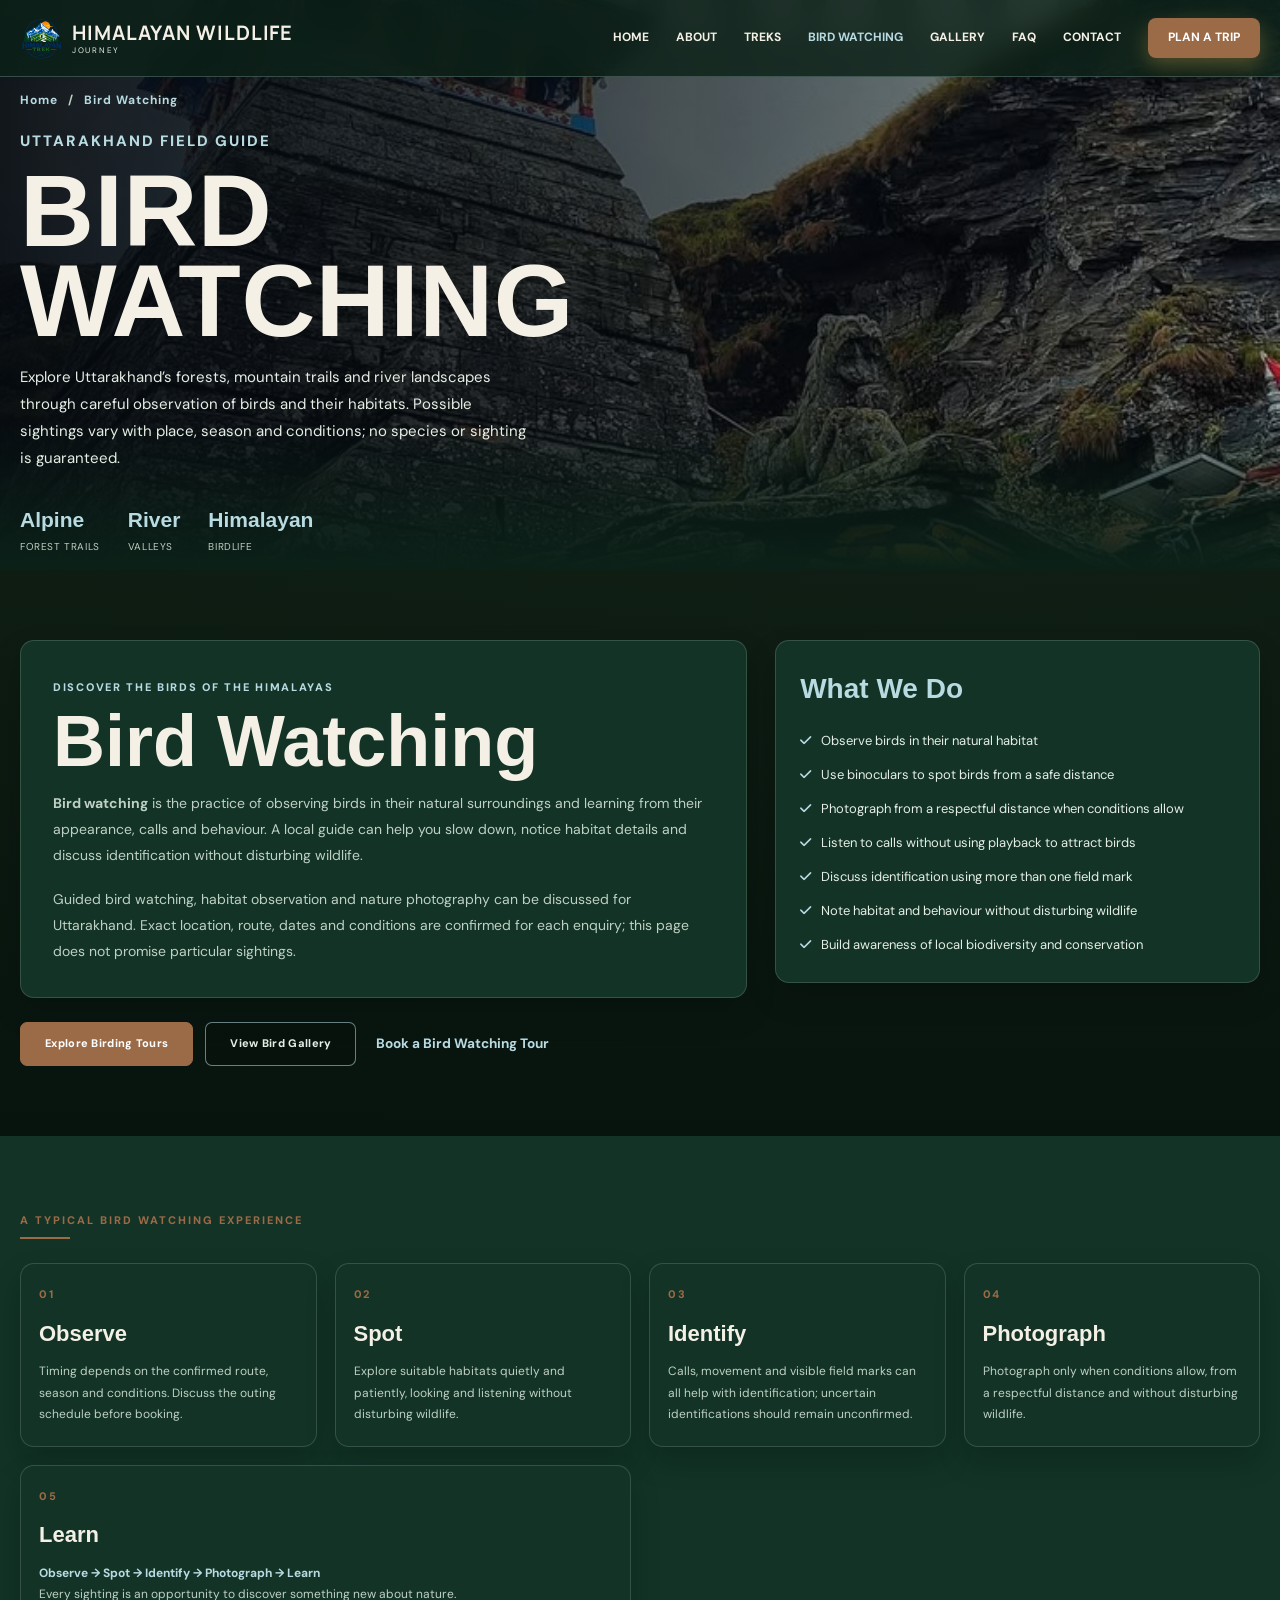
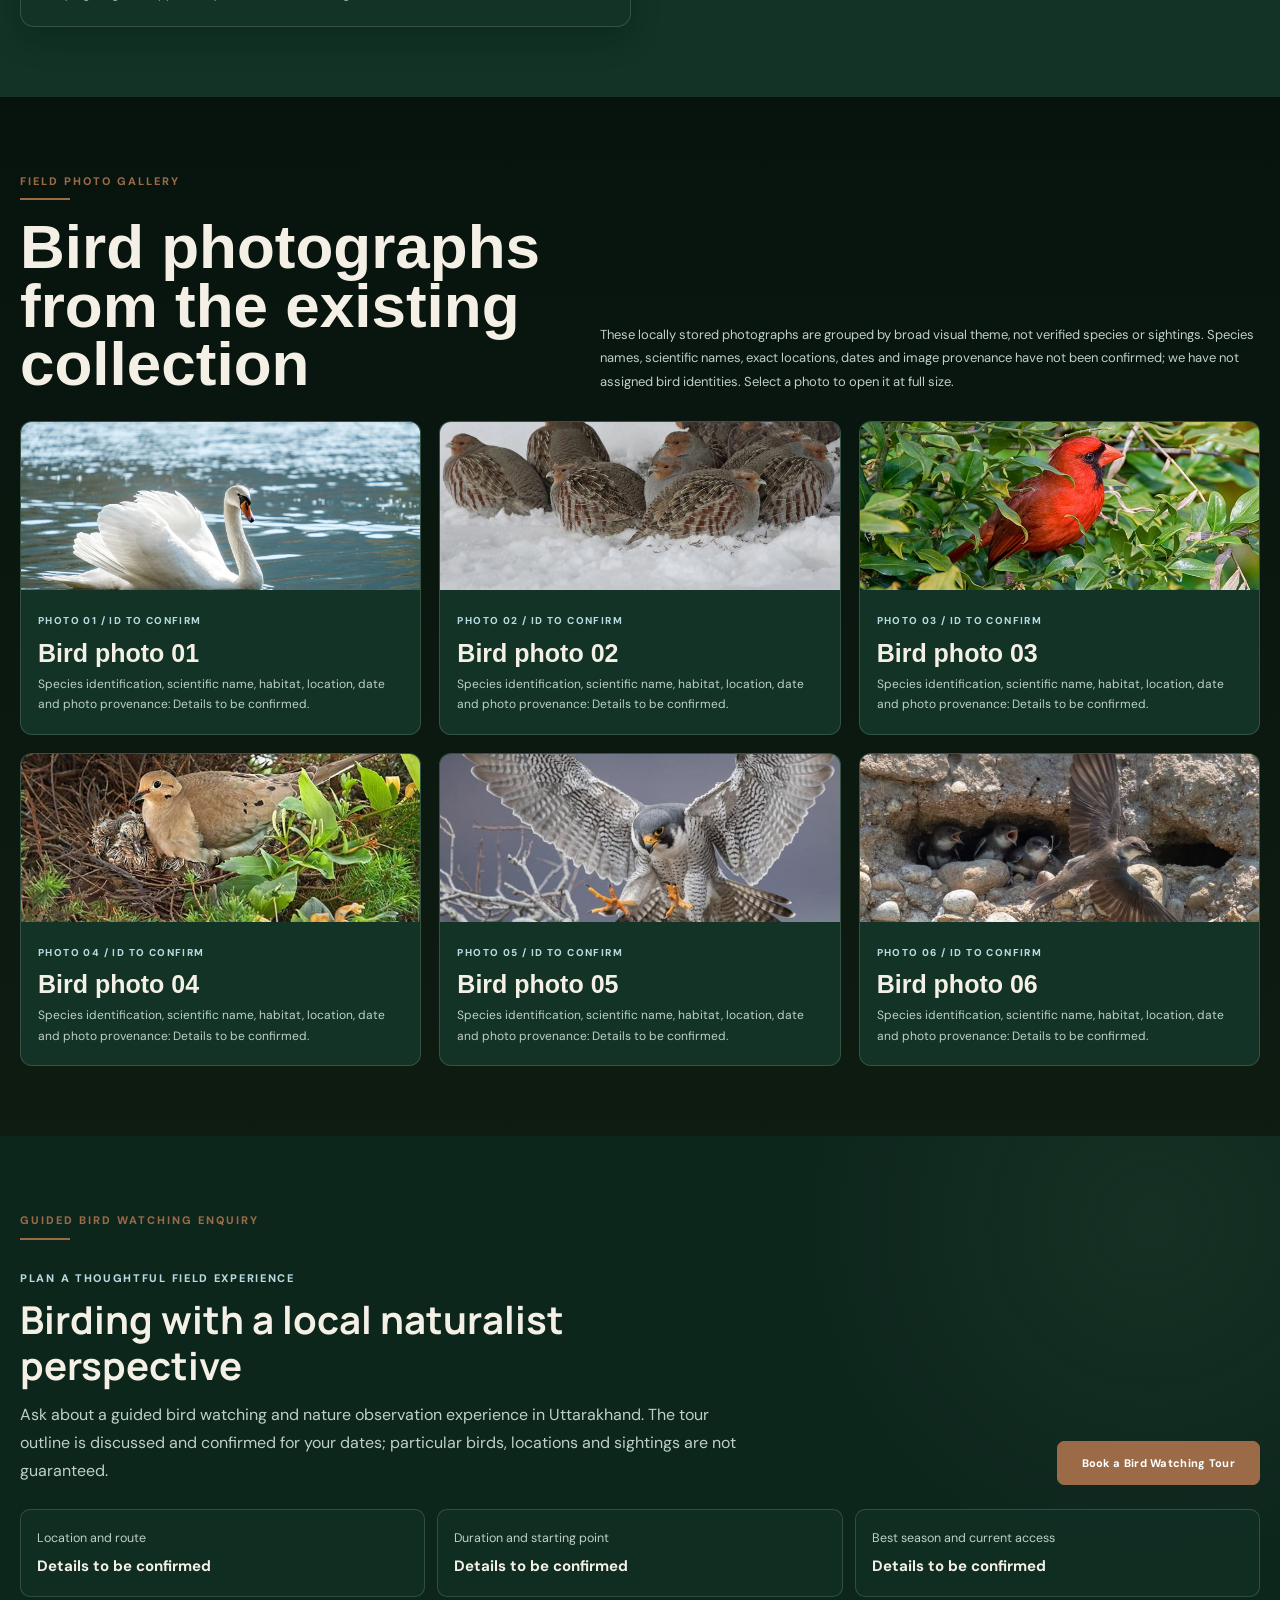
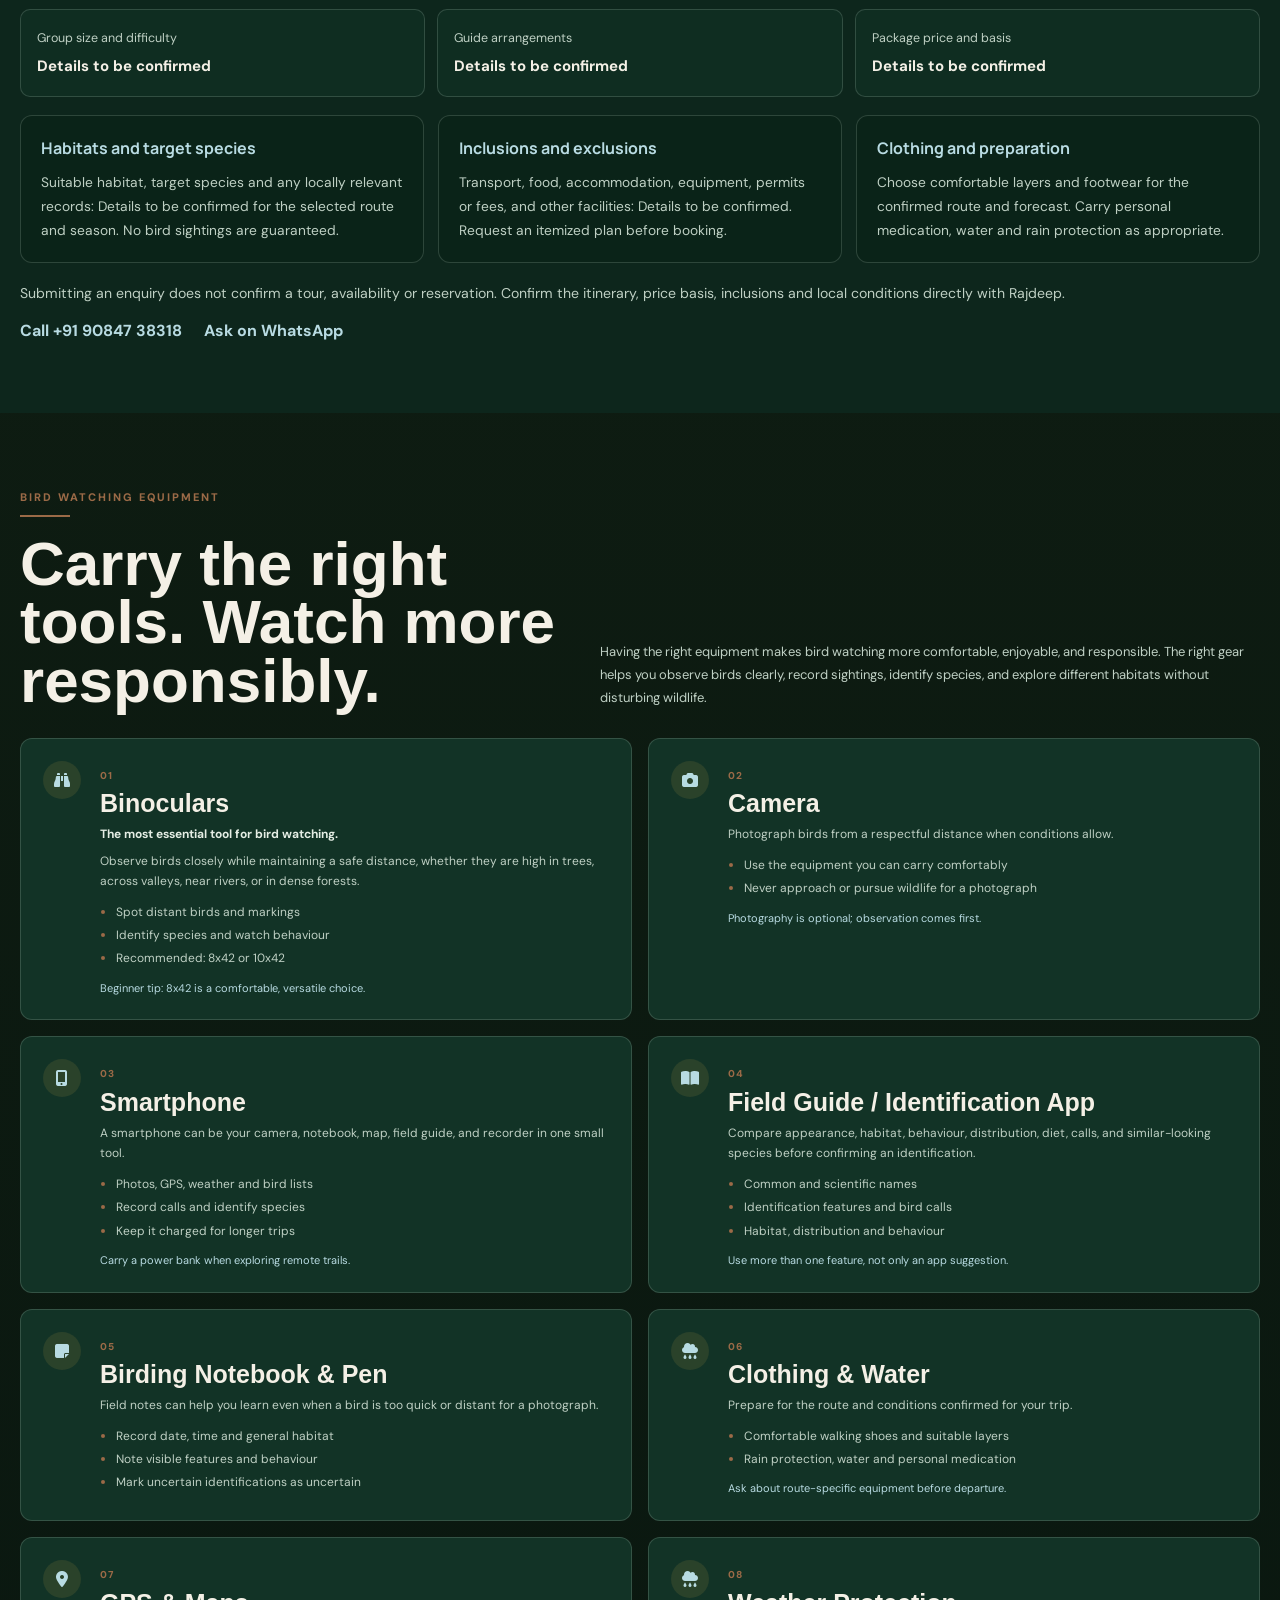
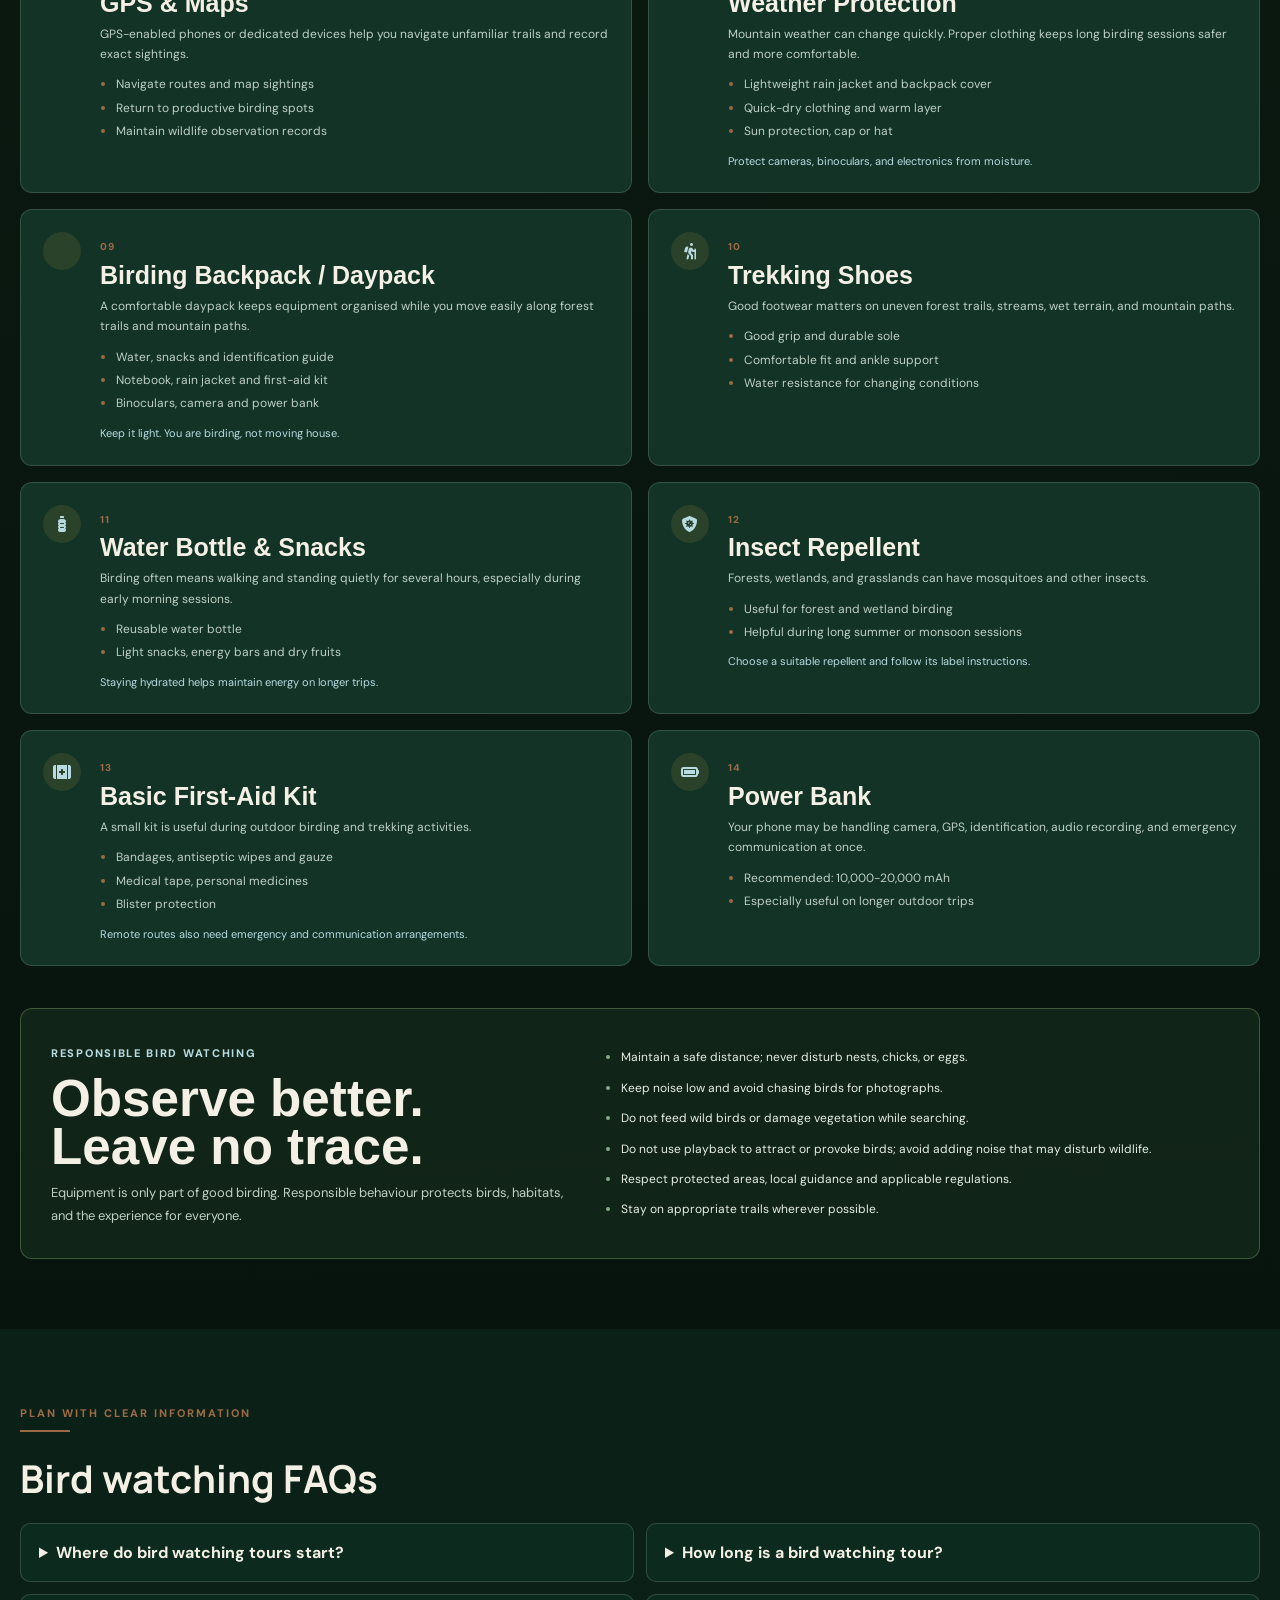
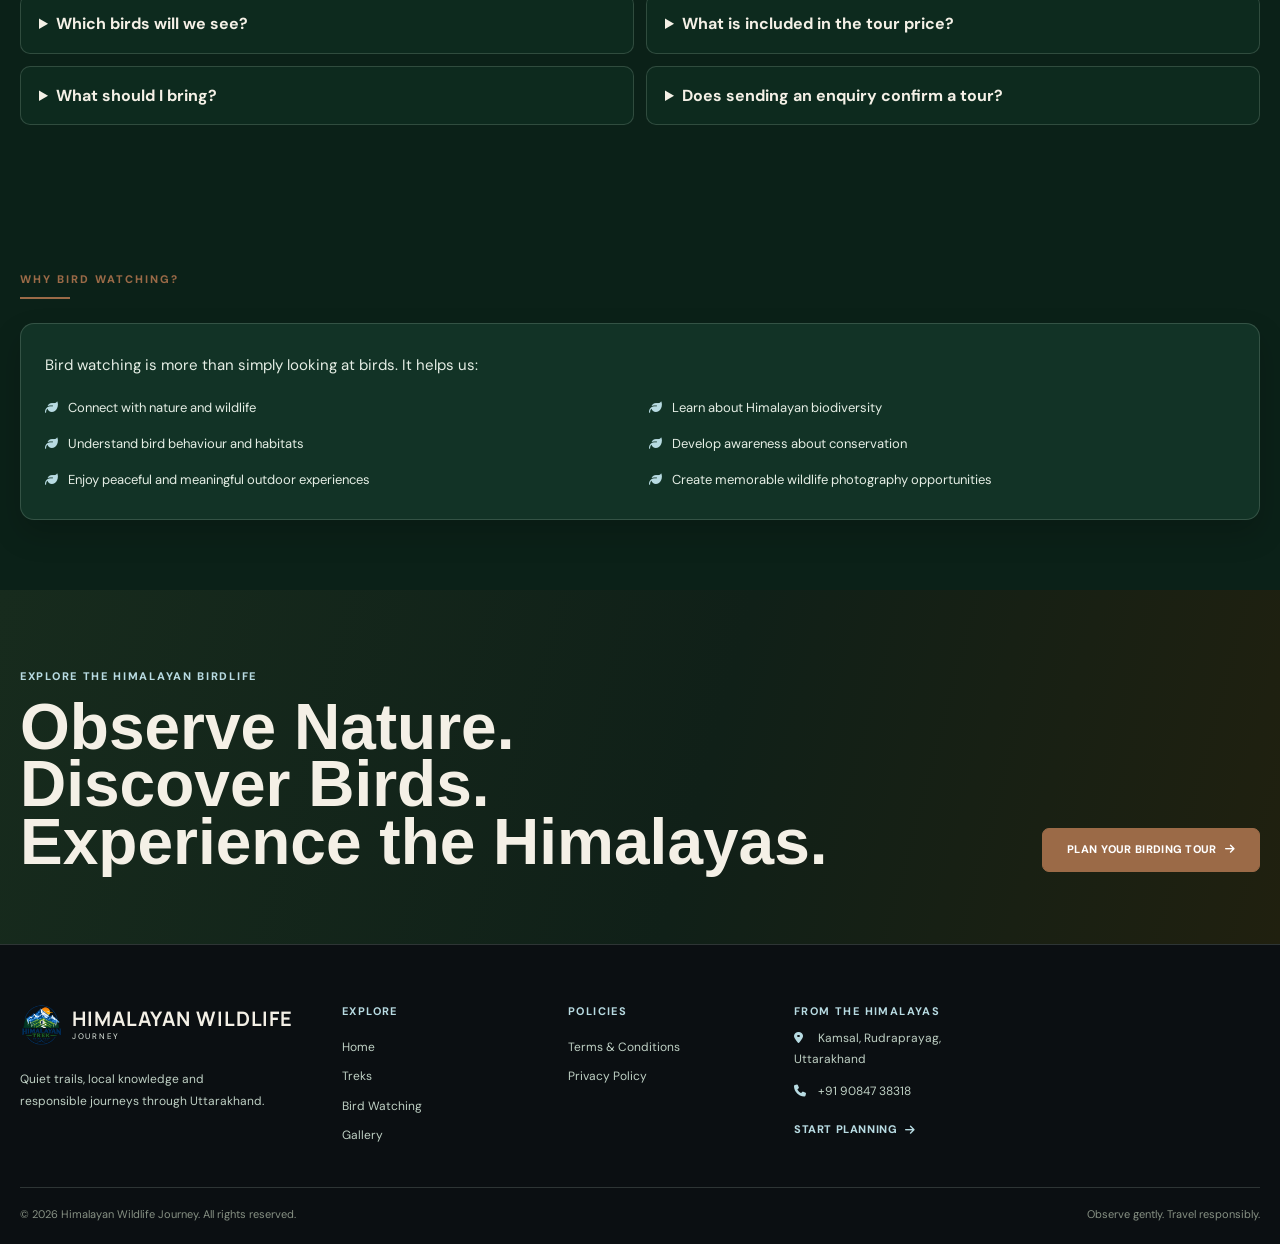
<file: bird-watching.html>
<!DOCTYPE html>
<html lang="en">
<head>
  <meta charset="UTF-8" />
  <meta name="viewport" content="width=device-width, initial-scale=1.0" />
  <meta name="description" content="Explore bird watching and nature observation in Uttarakhand with a local guide. Discuss routes, seasons and tour arrangements; sightings are not guaranteed." />
  <title>Bird Watching in Uttarakhand | Rajdeep Nature Guide</title>
  <link rel="canonical" href="https://rajdeep112233.github.io/HIMALAYAN-TREK-WITH-RAJDEEP-UTTARAKHAND-GUIDE/bird-watching.html" />
  <meta property="og:type" content="website" />
  <meta property="og:site_name" content="HIMALAYAN TREK WITH RAJDEEP | UTTARAKHAND GUIDE" />
  <meta property="og:title" content="Bird Watching in Uttarakhand | Rajdeep Nature Guide" />
  <meta property="og:description" content="Explore bird watching and nature observation in Uttarakhand with a local guide. Discuss routes, seasons and tour arrangements; sightings are not guaranteed." />
  <meta property="og:url" content="https://rajdeep112233.github.io/HIMALAYAN-TREK-WITH-RAJDEEP-UTTARAKHAND-GUIDE/bird-watching.html" />
  <meta property="og:image" content="https://rajdeep112233.github.io/HIMALAYAN-TREK-WITH-RAJDEEP-UTTARAKHAND-GUIDE/images/Rajdeep.jpeg" />
  <meta property="og:image:alt" content="Rajdeep in the Uttarakhand Himalayan landscape" />
  <meta name="twitter:card" content="summary_large_image" />
  <meta name="twitter:title" content="Bird Watching in Uttarakhand | Rajdeep Nature Guide" />
  <meta name="twitter:description" content="Discuss a bird watching and nature observation outing in Uttarakhand with a local guide." />
  <meta name="twitter:image" content="https://rajdeep112233.github.io/HIMALAYAN-TREK-WITH-RAJDEEP-UTTARAKHAND-GUIDE/images/Rajdeep.jpeg" />
  <link rel="icon" type="image/png" href="images/himalayan.png" />
  <link rel="preconnect" href="https://fonts.googleapis.com" />
  <link rel="preconnect" href="https://fonts.gstatic.com" crossorigin />
  <link rel="stylesheet" href="https://fonts.googleapis.com/css2?family=DM+Sans:wght@400;500;600;700&amp;family=Manrope:wght@500;600;700;800&amp;display=swap" />
  <link rel="preconnect" href="https://cdnjs.cloudflare.com" crossorigin />
  <link rel="stylesheet" href="https://cdnjs.cloudflare.com/ajax/libs/font-awesome/6.5.0/css/all.min.css" />
  <link rel="stylesheet" href="css/style.css" />
  <link rel="stylesheet" href="css/responsive.css" />
</head>
<body class="birdwatching-page">
  <header class="site-header">
    <div class="container nav-wrap">
      <a href="index.html#home" class="brand">
        <img class="brand-mark" src="images/himalayan.png" alt="Himalayan Wildlife Journey logo" width="1254" height="1254" decoding="async" />
        <span><strong>HIMALAYAN WILDLIFE</strong><small>JOURNEY</small></span>
      </a>
      <button class="menu-toggle" id="menuToggle" aria-label="Toggle menu" aria-controls="mainNav" aria-expanded="false"><i class="fa-solid fa-bars"></i></button>
      <nav class="main-nav" id="mainNav">
        <a href="index.html#home">HOME</a>
        <a href="index.html#about">ABOUT</a>
        <a href="index.html#treks">TREKS</a>
        <a class="active" href="bird-watching.html">BIRD WATCHING</a>
        <a href="index.html#gallery">GALLERY</a>
        <a href="index.html#faq">FAQ</a>
        <a href="index.html#contact">CONTACT</a>
        <a class="nav-cta" href="booking.html">PLAN A TRIP</a>
      </nav>
    </div>
  </header>

  <main>
    <section class="bird-guide-hero">
      <div class="container bird-guide-hero-content">
        <div class="breadcrumb"><a href="index.html">Home</a><span>/</span><span>Bird Watching</span></div>
        <span class="eyebrow">UTTARAKHAND FIELD GUIDE</span>
        <h1>BIRD WATCHING</h1>
        <p>Explore Uttarakhand’s forests, mountain trails and river landscapes through careful observation of birds and their habitats. Possible sightings vary with place, season and conditions; no species or sighting is guaranteed.</p>
        <div class="bird-guide-stats">
          <span><strong>Alpine</strong> forest trails</span>
          <span><strong>River</strong> valleys</span>
          <span><strong>Himalayan</strong> birdlife</span>
        </div>
      </div>
    </section>

    <section class="content-section bird-intro-section">
      <div class="container bird-copy-grid">
        <div class="bird-text-panel">
          <span class="section-kicker">Discover the Birds of the Himalayas</span>
          <h2>Bird Watching</h2>
          <p><strong>Bird watching</strong> is the practice of observing birds in their natural surroundings and learning from their appearance, calls and behaviour. A local guide can help you slow down, notice habitat details and discuss identification without disturbing wildlife.</p>
          <p>Guided bird watching, habitat observation and nature photography can be discussed for Uttarakhand. Exact location, route, dates and conditions are confirmed for each enquiry; this page does not promise particular sightings.</p>
        </div>

        <div class="bird-checklist">
          <h3>What We Do</h3>
          <ul>
            <li><i class="fa-solid fa-check"></i> Observe birds in their natural habitat</li>
            <li><i class="fa-solid fa-check"></i> Use binoculars to spot birds from a safe distance</li>
            <li><i class="fa-solid fa-check"></i> Photograph from a respectful distance when conditions allow</li>
            <li><i class="fa-solid fa-check"></i> Listen to calls without using playback to attract birds</li>
            <li><i class="fa-solid fa-check"></i> Discuss identification using more than one field mark</li>
            <li><i class="fa-solid fa-check"></i> Note habitat and behaviour without disturbing wildlife</li>
            <li><i class="fa-solid fa-check"></i> Build awareness of local biodiversity and conservation</li>
          </ul>
        </div>
      </div>
      <div class="container bird-page-actions">
        <a class="btn btn-primary" href="#bird-tours">Explore Birding Tours</a>
        <a class="btn btn-outline" href="#bird-gallery">View Bird Gallery</a>
        <a class="bird-booking-link" href="booking.html?trek=bird-watching">Book a Bird Watching Tour</a>
      </div>
    </section>

    <section class="content-section birding-practice">
      <div class="container">
        <div class="section-heading"><span>A Typical Bird Watching Experience</span></div>
        <div class="bird-journey-grid">
          <article class="bird-step-box">
            <div class="step-number">01</div>
            <h3>Observe</h3>
            <p>Timing depends on the confirmed route, season and conditions. Discuss the outing schedule before booking.</p>
          </article>
          <article class="bird-step-box">
            <div class="step-number">02</div>
            <h3>Spot</h3>
            <p>Explore suitable habitats quietly and patiently, looking and listening without disturbing wildlife.</p>
          </article>
          <article class="bird-step-box">
            <div class="step-number">03</div>
            <h3>Identify</h3>
            <p>Calls, movement and visible field marks can all help with identification; uncertain identifications should remain unconfirmed.</p>
          </article>
          <article class="bird-step-box">
            <div class="step-number">04</div>
            <h3>Photograph</h3>
            <p>Photograph only when conditions allow, from a respectful distance and without disturbing wildlife.</p>
          </article>
          <article class="bird-step-box wide-step">
            <div class="step-number">05</div>
            <h3>Learn</h3>
            <p><strong>Observe → Spot → Identify → Photograph → Learn</strong><br />Every sighting is an opportunity to discover something new about nature.</p>
          </article>
        </div>
      </div>
    </section>

    <section class="content-section bird-habitats-section">
      <div class="container">
        <div class="section-heading" id="bird-gallery"><span>FIELD PHOTO GALLERY</span></div>
        <div class="habitats-intro">
          <h2>Bird photographs from the existing collection</h2>
          <p>These locally stored photographs are grouped by broad visual theme, not verified species or sightings. Species names, scientific names, exact locations, dates and image provenance have not been confirmed; we have not assigned bird identities. Select a photo to open it at full size.</p>
        </div>

        <div class="bird-habitat-grid">
          <article class="bird-habitat-card">
            <a class="bird-photo-open" href="images/water%20birds.jpeg" target="_blank" rel="noopener noreferrer" aria-label="Open bird photo 01 at full size">
              <img src="images/water%20birds.jpeg" alt="Bird photo 01 from the existing collection; species, habitat and location unverified" width="1280" height="853" loading="lazy" decoding="async" />
            </a>
            <div class="bird-habitat-card-copy">
              <span class="habitat-number">PHOTO 01 / ID TO CONFIRM</span>
              <h3>Bird photo 01</h3>
              <p>Species identification, scientific name, habitat, location, date and photo provenance: Details to be confirmed.</p>
            </div>
          </article>
          <article class="bird-habitat-card">
            <a class="bird-photo-open" href="images/ground-foraging%20birds.jpeg" target="_blank" rel="noopener noreferrer" aria-label="Open bird photo 02 at full size">
              <img src="images/ground-foraging%20birds.jpeg" alt="Bird photo 02 from the existing collection; species, habitat and location unverified" width="640" height="457" loading="lazy" decoding="async" />
            </a>
            <div class="bird-habitat-card-copy">
              <span class="habitat-number">PHOTO 02 / ID TO CONFIRM</span>
              <h3>Bird photo 02</h3>
              <p>Species identification, scientific name, habitat, location, date and photo provenance: Details to be confirmed.</p>
            </div>
          </article>
          <article class="bird-habitat-card">
            <a class="bird-photo-open" href="images/bird%20that%20live%20in%20bushes.jpeg" target="_blank" rel="noopener noreferrer" aria-label="Open bird photo 03 at full size">
              <img src="images/bird%20that%20live%20in%20bushes.jpeg" alt="Bird photo 03 from the existing collection; species, habitat and location unverified" width="736" height="487" loading="lazy" decoding="async" />
            </a>
            <div class="bird-habitat-card-copy">
              <span class="habitat-number">PHOTO 03 / ID TO CONFIRM</span>
              <h3>Bird photo 03</h3>
              <p>Species identification, scientific name, habitat, location, date and photo provenance: Details to be confirmed.</p>
            </div>
          </article>
          <article class="bird-habitat-card">
            <a class="bird-photo-open" href="images/bird%20that%20live%20in%20tree.jpeg" target="_blank" rel="noopener noreferrer" aria-label="Open bird photo 04 at full size">
              <img src="images/bird%20that%20live%20in%20tree.jpeg" alt="Bird photo 04 from the existing collection; species, habitat and location unverified" width="628" height="416" loading="lazy" decoding="async" />
            </a>
            <div class="bird-habitat-card-copy">
              <span class="habitat-number">PHOTO 04 / ID TO CONFIRM</span>
              <h3>Bird photo 04</h3>
              <p>Species identification, scientific name, habitat, location, date and photo provenance: Details to be confirmed.</p>
            </div>
          </article>
          <article class="bird-habitat-card">
            <a class="bird-photo-open" href="images/birds%20of%20prey.jpeg" target="_blank" rel="noopener noreferrer" aria-label="Open bird photo 05 at full size">
              <img src="images/birds%20of%20prey.jpeg" alt="Bird photo 05 from the existing collection; species, habitat and location unverified" width="660" height="449" loading="lazy" decoding="async" />
            </a>
            <div class="bird-habitat-card-copy">
              <span class="habitat-number">PHOTO 05 / ID TO CONFIRM</span>
              <h3>Bird photo 05</h3>
              <p>Species identification, scientific name, habitat, location, date and photo provenance: Details to be confirmed.</p>
            </div>
          </article>
          <article class="bird-habitat-card">
            <a class="bird-photo-open" href="images/aerial%20insectivores.jpeg" target="_blank" rel="noopener noreferrer" aria-label="Open bird photo 06 at full size">
              <img src="images/aerial%20insectivores.jpeg" alt="Bird photo 06 from the existing collection; species, habitat and location unverified" width="736" height="552" loading="lazy" decoding="async" />
            </a>
            <div class="bird-habitat-card-copy">
              <span class="habitat-number">PHOTO 06 / ID TO CONFIRM</span>
              <h3>Bird photo 06</h3>
              <p>Species identification, scientific name, habitat, location, date and photo provenance: Details to be confirmed.</p>
            </div>
          </article>
        </div>
      </div>
    </section>

    <section class="content-section bird-tour-details" id="bird-tours">
      <div class="container">
        <div class="section-heading"><span>GUIDED BIRD WATCHING ENQUIRY</span></div>
        <div class="bird-tour-intro">
          <div>
            <span class="section-kicker">PLAN A THOUGHTFUL FIELD EXPERIENCE</span>
            <h2>Birding with a local naturalist perspective</h2>
            <p>Ask about a guided bird watching and nature observation experience in Uttarakhand. The tour outline is discussed and confirmed for your dates; particular birds, locations and sightings are not guaranteed.</p>
          </div>
          <a class="btn btn-primary" href="booking.html?trek=bird-watching">Book a Bird Watching Tour</a>
        </div>
        <div class="bird-tour-facts">
          <div><span>Location and route</span><strong>Details to be confirmed</strong></div>
          <div><span>Duration and starting point</span><strong>Details to be confirmed</strong></div>
          <div><span>Best season and current access</span><strong>Details to be confirmed</strong></div>
          <div><span>Group size and difficulty</span><strong>Details to be confirmed</strong></div>
          <div><span>Guide arrangements</span><strong>Details to be confirmed</strong></div>
          <div><span>Package price and basis</span><strong>Details to be confirmed</strong></div>
        </div>
        <div class="bird-tour-notes">
          <article>
            <h3>Habitats and target species</h3>
            <p>Suitable habitat, target species and any locally relevant records: Details to be confirmed for the selected route and season. No bird sightings are guaranteed.</p>
          </article>
          <article>
            <h3>Inclusions and exclusions</h3>
            <p>Transport, food, accommodation, equipment, permits or fees, and other facilities: Details to be confirmed. Request an itemized plan before booking.</p>
          </article>
          <article>
            <h3>Clothing and preparation</h3>
            <p>Choose comfortable layers and footwear for the confirmed route and forecast. Carry personal medication, water and rain protection as appropriate.</p>
          </article>
        </div>
        <p class="bird-tour-booking-note">Submitting an enquiry does not confirm a tour, availability or reservation. Confirm the itinerary, price basis, inclusions and local conditions directly with Rajdeep.</p>
        <div class="bird-tour-contact">
          <a href="tel:+919084738318">Call +91 90847 38318</a>
          <a href="https://wa.me/919084738318?text=Hello%20Rajdeep%2C%20I%20would%20like%20to%20enquire%20about%20a%20bird%20watching%20tour." target="_blank" rel="noopener noreferrer">Ask on WhatsApp</a>
        </div>
      </div>
    </section>

    <section class="content-section bird-equipment-section">
      <div class="container">
        <div class="section-heading"><span>BIRD WATCHING EQUIPMENT</span></div>
        <div class="equipment-intro">
          <h2>Carry the right tools. Watch more responsibly.</h2>
          <p>Having the right equipment makes bird watching more comfortable, enjoyable, and responsible. The right gear helps you observe birds clearly, record sightings, identify species, and explore different habitats without disturbing wildlife.</p>
        </div>

        <div class="equipment-grid">
          <article class="equipment-card"><div class="equipment-icon"><i class="fa-solid fa-binoculars"></i></div><div><span class="equipment-number">01</span><h3>Binoculars</h3><strong>The most essential tool for bird watching.</strong><p>Observe birds closely while maintaining a safe distance, whether they are high in trees, across valleys, near rivers, or in dense forests.</p><ul><li>Spot distant birds and markings</li><li>Identify species and watch behaviour</li><li>Recommended: 8x42 or 10x42</li></ul><small>Beginner tip: 8x42 is a comfortable, versatile choice.</small></div></article>
          <article class="equipment-card"><div class="equipment-icon"><i class="fa-solid fa-camera"></i></div><div><span class="equipment-number">02</span><h3>Camera</h3><p>Photograph birds from a respectful distance when conditions allow.</p><ul><li>Use the equipment you can carry comfortably</li><li>Never approach or pursue wildlife for a photograph</li></ul><small>Photography is optional; observation comes first.</small></div></article>
          <article class="equipment-card"><div class="equipment-icon"><i class="fa-solid fa-mobile-screen-button"></i></div><div><span class="equipment-number">03</span><h3>Smartphone</h3><p>A smartphone can be your camera, notebook, map, field guide, and recorder in one small tool.</p><ul><li>Photos, GPS, weather and bird lists</li><li>Record calls and identify species</li><li>Keep it charged for longer trips</li></ul><small>Carry a power bank when exploring remote trails.</small></div></article>
          <article class="equipment-card"><div class="equipment-icon"><i class="fa-solid fa-book-open"></i></div><div><span class="equipment-number">04</span><h3>Field Guide / Identification App</h3><p>Compare appearance, habitat, behaviour, distribution, diet, calls, and similar-looking species before confirming an identification.</p><ul><li>Common and scientific names</li><li>Identification features and bird calls</li><li>Habitat, distribution and behaviour</li></ul><small>Use more than one feature, not only an app suggestion.</small></div></article>
          <article class="equipment-card"><div class="equipment-icon"><i class="fa-solid fa-note-sticky"></i></div><div><span class="equipment-number">05</span><h3>Birding Notebook &amp; Pen</h3><p>Field notes can help you learn even when a bird is too quick or distant for a photograph.</p><ul><li>Record date, time and general habitat</li><li>Note visible features and behaviour</li><li>Mark uncertain identifications as uncertain</li></ul></article>
          <article class="equipment-card"><div class="equipment-icon"><i class="fa-solid fa-cloud-rain"></i></div><div><span class="equipment-number">06</span><h3>Clothing &amp; Water</h3><p>Prepare for the route and conditions confirmed for your trip.</p><ul><li>Comfortable walking shoes and suitable layers</li><li>Rain protection, water and personal medication</li></ul><small>Ask about route-specific equipment before departure.</small></div></article>
          <article class="equipment-card"><div class="equipment-icon"><i class="fa-solid fa-location-dot"></i></div><div><span class="equipment-number">07</span><h3>GPS &amp; Maps</h3><p>GPS-enabled phones or dedicated devices help you navigate unfamiliar trails and record exact sightings.</p><ul><li>Navigate routes and map sightings</li><li>Return to productive birding spots</li><li>Maintain wildlife observation records</li></ul></div></article>
          <article class="equipment-card"><div class="equipment-icon"><i class="fa-solid fa-cloud-rain"></i></div><div><span class="equipment-number">08</span><h3>Weather Protection</h3><p>Mountain weather can change quickly. Proper clothing keeps long birding sessions safer and more comfortable.</p><ul><li>Lightweight rain jacket and backpack cover</li><li>Quick-dry clothing and warm layer</li><li>Sun protection, cap or hat</li></ul><small>Protect cameras, binoculars, and electronics from moisture.</small></div></article>
          <article class="equipment-card"><div class="equipment-icon"><i class="fa-solid fa-backpack"></i></div><div><span class="equipment-number">09</span><h3>Birding Backpack / Daypack</h3><p>A comfortable daypack keeps equipment organised while you move easily along forest trails and mountain paths.</p><ul><li>Water, snacks and identification guide</li><li>Notebook, rain jacket and first-aid kit</li><li>Binoculars, camera and power bank</li></ul><small>Keep it light. You are birding, not moving house.</small></div></article>
          <article class="equipment-card"><div class="equipment-icon"><i class="fa-solid fa-person-hiking"></i></div><div><span class="equipment-number">10</span><h3>Trekking Shoes</h3><p>Good footwear matters on uneven forest trails, streams, wet terrain, and mountain paths.</p><ul><li>Good grip and durable sole</li><li>Comfortable fit and ankle support</li><li>Water resistance for changing conditions</li></ul></div></article>
          <article class="equipment-card"><div class="equipment-icon"><i class="fa-solid fa-bottle-water"></i></div><div><span class="equipment-number">11</span><h3>Water Bottle &amp; Snacks</h3><p>Birding often means walking and standing quietly for several hours, especially during early morning sessions.</p><ul><li>Reusable water bottle</li><li>Light snacks, energy bars and dry fruits</li></ul><small>Staying hydrated helps maintain energy on longer trips.</small></div></article>
          <article class="equipment-card"><div class="equipment-icon"><i class="fa-solid fa-shield-virus"></i></div><div><span class="equipment-number">12</span><h3>Insect Repellent</h3><p>Forests, wetlands, and grasslands can have mosquitoes and other insects.</p><ul><li>Useful for forest and wetland birding</li><li>Helpful during long summer or monsoon sessions</li></ul><small>Choose a suitable repellent and follow its label instructions.</small></div></article>
          <article class="equipment-card"><div class="equipment-icon"><i class="fa-solid fa-kit-medical"></i></div><div><span class="equipment-number">13</span><h3>Basic First-Aid Kit</h3><p>A small kit is useful during outdoor birding and trekking activities.</p><ul><li>Bandages, antiseptic wipes and gauze</li><li>Medical tape, personal medicines</li><li>Blister protection</li></ul><small>Remote routes also need emergency and communication arrangements.</small></div></article>
          <article class="equipment-card"><div class="equipment-icon"><i class="fa-solid fa-battery-full"></i></div><div><span class="equipment-number">14</span><h3>Power Bank</h3><p>Your phone may be handling camera, GPS, identification, audio recording, and emergency communication at once.</p><ul><li>Recommended: 10,000-20,000 mAh</li><li>Especially useful on longer outdoor trips</li></ul></div></article>
        </div>

        <div class="responsible-birding">
          <div><span class="section-kicker">RESPONSIBLE BIRD WATCHING</span><h2>Observe better. Leave no trace.</h2><p>Equipment is only part of good birding. Responsible behaviour protects birds, habitats, and the experience for everyone.</p></div>
          <ul><li>Maintain a safe distance; never disturb nests, chicks, or eggs.</li><li>Keep noise low and avoid chasing birds for photographs.</li><li>Do not feed wild birds or damage vegetation while searching.</li>          <li>Do not use playback to attract or provoke birds; avoid adding noise that may disturb wildlife.</li>
          <li>Respect protected areas, local guidance and applicable regulations.</li><li>Stay on appropriate trails wherever possible.</li></ul>
        </div>

      </div>
    </section>

    <section class="content-section bird-faq-section" aria-labelledby="birdFaqTitle">
      <div class="container">
        <div class="section-heading"><span>PLAN WITH CLEAR INFORMATION</span></div>
        <h2 id="birdFaqTitle">Bird watching FAQs</h2>
        <div class="bird-faq-grid">
          <details>
            <summary>Where do bird watching tours start?</summary>
            <p>Location, meeting point and route depend on the proposed trip and are Details to be confirmed. Ask before arranging transport.</p>
          </details>
          <details>
            <summary>How long is a bird watching tour?</summary>
            <p>Duration and daily schedule: Details to be confirmed for your dates and selected route.</p>
          </details>
          <details>
            <summary>Which birds will we see?</summary>
            <p>Wild birds move freely and sightings cannot be guaranteed. Target species and local records should be confirmed for the route and season; this page does not publish unverified species records.</p>
          </details>
          <details>
            <summary>What is included in the tour price?</summary>
            <p>Price, price basis, transport, food, accommodation, guide arrangements, permits and equipment: Details to be confirmed. Request an itemized quote.</p>
          </details>
          <details>
            <summary>What should I bring?</summary>
            <p>Binoculars, a field guide, notebook and camera are useful options. Bring comfortable weather-appropriate clothing, footwear and personal essentials for the confirmed conditions.</p>
          </details>
          <details>
            <summary>Does sending an enquiry confirm a tour?</summary>
            <p>No. A WhatsApp message is an enquiry only. Availability and arrangements must be confirmed directly with Rajdeep.</p>
          </details>
        </div>
      </div>
    </section>

    <section class="content-section bird-why-section">
      <div class="container">
        <div class="section-heading"><span>Why Bird Watching?</span></div>
        <div class="bird-why-box">
          <p>Bird watching is more than simply looking at birds. It helps us:</p>
          <ul class="bird-benefits">
            <li><i class="fa-solid fa-leaf"></i> Connect with nature and wildlife</li>
            <li><i class="fa-solid fa-leaf"></i> Learn about Himalayan biodiversity</li>
            <li><i class="fa-solid fa-leaf"></i> Understand bird behaviour and habitats</li>
            <li><i class="fa-solid fa-leaf"></i> Develop awareness about conservation</li>
            <li><i class="fa-solid fa-leaf"></i> Enjoy peaceful and meaningful outdoor experiences</li>
            <li><i class="fa-solid fa-leaf"></i> Create memorable wildlife photography opportunities</li>
          </ul>
        </div>
      </div>
    </section>

    <section class="bird-guide-cta">
      <div class="container bird-guide-cta-inner">
        <div>
          <span class="section-kicker">Explore the Himalayan Birdlife</span>
          <h2>Observe Nature.<br />Discover Birds.<br />Experience the Himalayas.</h2>
        </div>
        <a class="btn btn-primary" href="index.html#booking">PLAN YOUR BIRDING TOUR <i class="fa-solid fa-arrow-right"></i></a>
      </div>
    </section>
  </main>

  <footer class="site-footer">
    <div class="container footer-grid">
      <div class="footer-brand"><a class="brand footer-logo" href="index.html#home"><img class="brand-mark" src="images/himalayan.png" alt="Himalayan Wildlife Journey logo" /><span><strong>HIMALAYAN WILDLIFE</strong><small>JOURNEY</small></span></a><p>Quiet trails, local knowledge and responsible journeys through Uttarakhand.</p></div>
      <div class="footer-links"><h3>EXPLORE</h3><a href="index.html#home">Home</a><a href="index.html#treks">Treks</a><a href="bird-watching.html">Bird Watching</a><a href="index.html#gallery">Gallery</a></div>
      <div class="footer-links"><h3>POLICIES</h3><a href="terms.html">Terms &amp; Conditions</a><a href="privacy.html">Privacy Policy</a></div>
      <div class="footer-contact"><h3>FROM THE HIMALAYAS</h3><p><i class="fa-solid fa-location-dot"></i> Kamsal, Rudraprayag, Uttarakhand</p><p><i class="fa-solid fa-phone"></i> +91 90847 38318</p><a class="footer-book-btn" href="index.html#booking">START PLANNING <i class="fa-solid fa-arrow-right"></i></a></div>
    </div>
    <div class="container footer-bottom"><span>&copy; 2026 Himalayan Wildlife Journey. All rights reserved.</span><span>Observe gently. Travel responsibly.</span></div>
  </footer>
  <script src="js/main.js"></script>
  <script src="js/bird.js"></script>
</body>
</html>
</file>
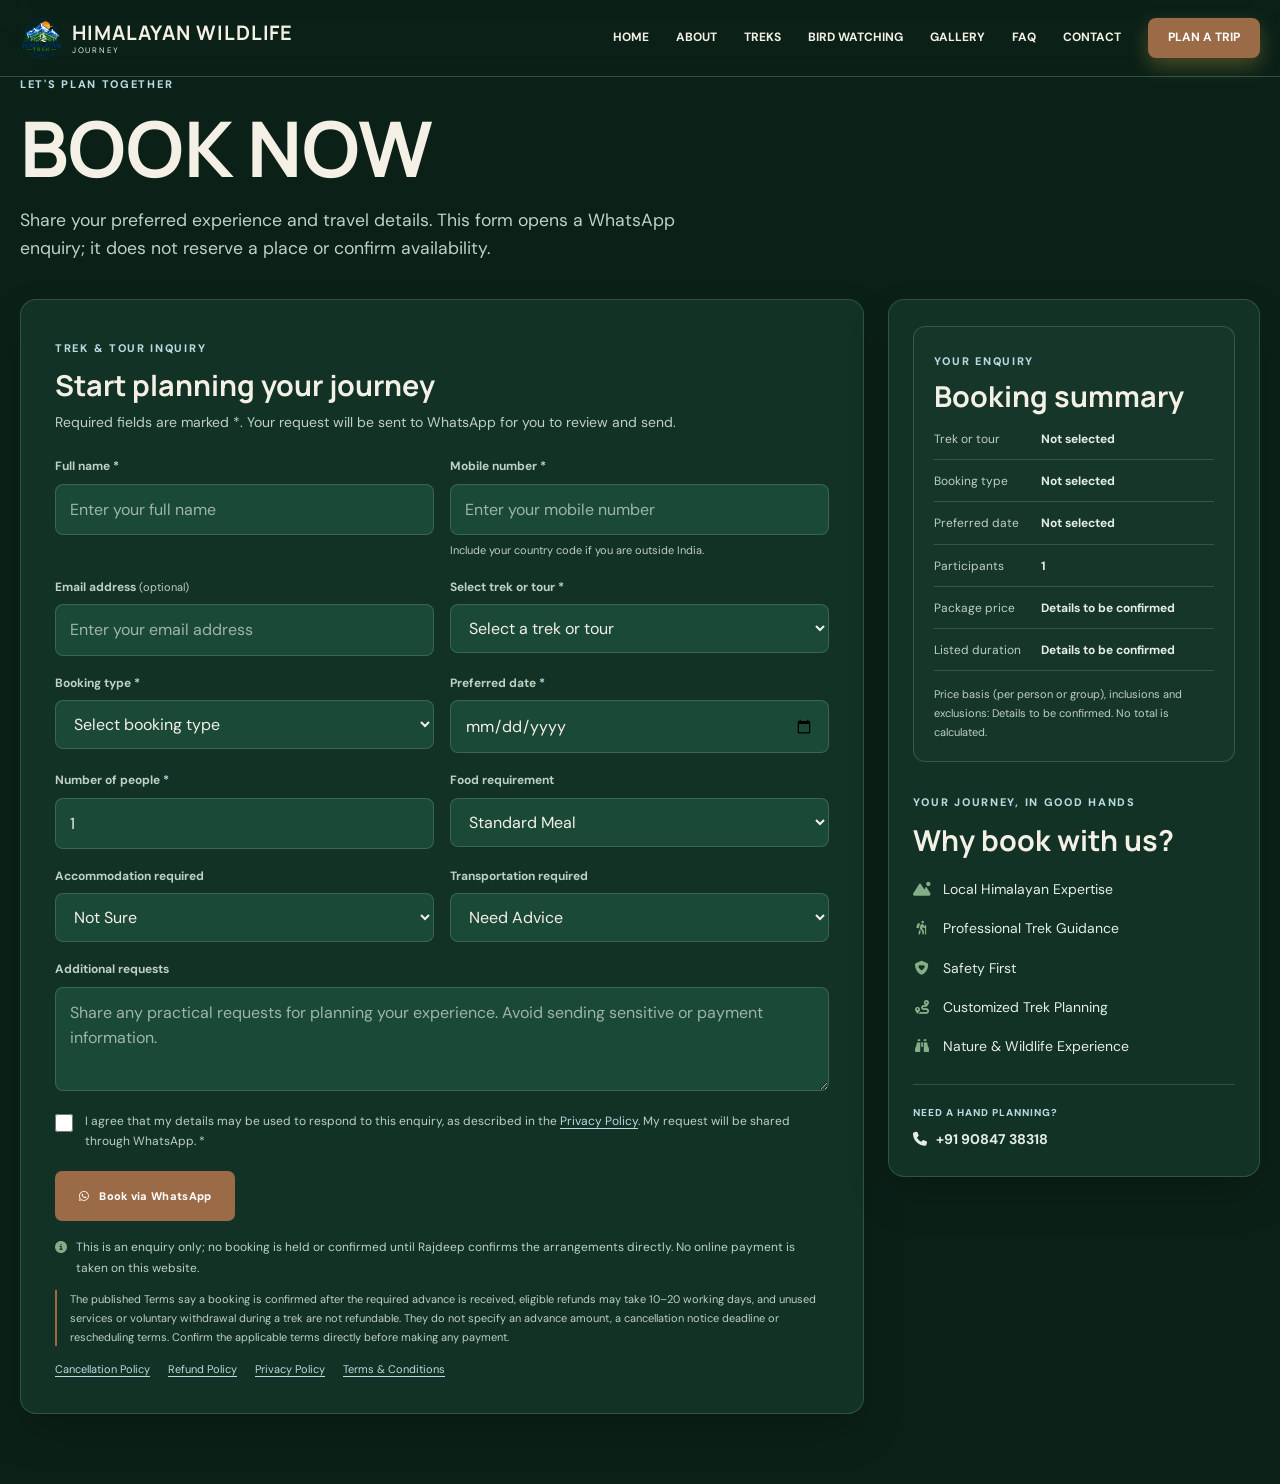
<file: booking.html>
<!DOCTYPE html>
<html lang="en">
<head>
  <meta charset="UTF-8" />
  <meta name="viewport" content="width=device-width, initial-scale=1.0" />
  <meta name="description" content="Send a WhatsApp enquiry about a Himalayan trek or bird watching experience with Rajdeep in Uttarakhand. Submitting a request does not confirm a booking." />
  <title>Trek &amp; Birding Enquiry | Rajdeep Uttarakhand Guide</title>
  <meta name="robots" content="noindex,follow" />
  <link rel="canonical" href="https://rajdeep112233.github.io/HIMALAYAN-TREK-WITH-RAJDEEP-UTTARAKHAND-GUIDE/booking.html" />
  <meta property="og:type" content="website" />
  <meta property="og:site_name" content="HIMALAYAN TREK WITH RAJDEEP | UTTARAKHAND GUIDE" />
  <meta property="og:title" content="Trek &amp; Birding Enquiry | Rajdeep Uttarakhand Guide" />
  <meta property="og:description" content="Send a WhatsApp enquiry about a Himalayan trek or bird watching experience with Rajdeep in Uttarakhand." />
  <meta property="og:url" content="https://rajdeep112233.github.io/HIMALAYAN-TREK-WITH-RAJDEEP-UTTARAKHAND-GUIDE/booking.html" />
  <meta property="og:image" content="https://rajdeep112233.github.io/HIMALAYAN-TREK-WITH-RAJDEEP-UTTARAKHAND-GUIDE/images/Rajdeep.jpeg" />
  <meta property="og:image:alt" content="Rajdeep in the Uttarakhand Himalayan landscape" />
  <meta name="twitter:card" content="summary_large_image" />
  <meta name="twitter:title" content="Trek &amp; Birding Enquiry | Rajdeep Uttarakhand Guide" />
  <meta name="twitter:description" content="Send an enquiry about a Himalayan trek or bird watching experience in Uttarakhand." />
  <meta name="twitter:image" content="https://rajdeep112233.github.io/HIMALAYAN-TREK-WITH-RAJDEEP-UTTARAKHAND-GUIDE/images/Rajdeep.jpeg" />
  <link rel="icon" href="images/himalayan.png" />
  <link rel="preconnect" href="https://fonts.googleapis.com" />
  <link rel="preconnect" href="https://fonts.gstatic.com" crossorigin />
  <link rel="stylesheet" href="https://fonts.googleapis.com/css2?family=DM+Sans:wght@400;500;600;700&amp;family=Manrope:wght@500;600;700;800&amp;display=swap" />
  <link rel="preconnect" href="https://cdnjs.cloudflare.com" crossorigin />
  <link rel="stylesheet" href="https://cdnjs.cloudflare.com/ajax/libs/font-awesome/6.5.0/css/all.min.css" />
  <link rel="stylesheet" href="css/style.css" />
  <link rel="stylesheet" href="css/responsive.css" />
</head>
<body class="site-page booking-page">
  <header class="site-header">
    <div class="container nav-wrap">
      <a href="index.html" class="brand">
        <img class="brand-mark" src="images/himalayan.png" alt="Himalayan Trek by Rajdeep logo" width="1254" height="1254" decoding="async" />
        <span>
          <strong>HIMALAYAN WILDLIFE</strong>
          <small>JOURNEY</small>
        </span>
      </a>

      <button class="menu-toggle" id="menuToggle" aria-label="Toggle menu" aria-controls="mainNav" aria-expanded="false">
        <i class="fa-solid fa-bars"></i>
      </button>

      <nav class="main-nav" id="mainNav">
        <a href="index.html#home">HOME</a>
        <a href="index.html#about">ABOUT</a>
        <a href="index.html#treks">TREKS</a>
        <a href="index.html#bird-watching">BIRD WATCHING</a>
        <a href="index.html#gallery">GALLERY</a>
        <a href="index.html#faq">FAQ</a>
        <a href="index.html#contact">CONTACT</a>
        <a class="nav-cta" href="booking.html">PLAN A TRIP</a>
      </nav>
    </div>
  </header>

  <main>
    <section class="content-section page-intro">
      <div class="container">
        <span class="section-kicker">LET'S PLAN TOGETHER</span>
        <h1>BOOK NOW</h1>
        <p>Share your preferred experience and travel details. This form opens a WhatsApp enquiry; it does not reserve a place or confirm availability.</p>
      </div>
    </section>

    <section class="content-section booking-section" aria-label="Trek and tour booking inquiry">
      <div class="container booking-layout">
        <div class="booking-form-card">
          <div class="booking-form-heading">
            <span class="section-kicker">TREK &amp; TOUR INQUIRY</span>
            <h2>Start planning your journey</h2>
            <p>Required fields are marked <span aria-hidden="true">*</span>. Your request will be sent to WhatsApp for you to review and send.</p>
          </div>

          <form id="bookingForm" class="booking-inquiry-form" novalidate>
            <div class="booking-form-grid">
              <div class="booking-field">
                <label for="name">Full name <span aria-hidden="true">*</span></label>
                <input type="text" id="name" name="name" placeholder="Enter your full name" autocomplete="name" required />
              </div>

              <div class="booking-field">
                <label for="phone">Mobile number <span aria-hidden="true">*</span></label>
                <input type="tel" id="phone" name="phone" placeholder="Enter your mobile number" autocomplete="tel" inputmode="tel" maxlength="24" aria-describedby="phoneHint" required />
                <small id="phoneHint">Include your country code if you are outside India.</small>
              </div>

              <div class="booking-field">
                <label for="email">Email address <span class="booking-optional">(optional)</span></label>
                <input type="email" id="email" name="email" placeholder="Enter your email address" autocomplete="email" />
              </div>

              <div class="booking-field">
                <label for="trek">Select trek or tour <span aria-hidden="true">*</span></label>
                <select id="trek" name="trek" required>
                  <option value="" disabled selected>Select a trek or tour</option>
                  <optgroup label="Trekking">
                    <option value="Kartik Swami Trek" data-price="₹4,999" data-duration="2 days">Kartik Swami Trek</option>
                    <option value="Chopta–Tungnath–Chandrashila Trek" data-price="₹6,999" data-duration="3 days">Chopta–Tungnath–Chandrashila Trek</option>
                    <option value="Kedarnath Trek" data-price="₹8,499" data-duration="4 days">Kedarnath Trek</option>
                    <option value="Madhyamaheshwar Trek" data-price="₹6,499" data-duration="3 days">Madhyamaheshwar Trek</option>
                    <option value="Deoriatal Trek" data-price="₹4,999" data-duration="2 days">Deoriatal Trek</option>
                    <option value="Badhani Tal Trek" data-price="₹5,499" data-duration="2 days">Badhani Tal Trek</option>
                    <option value="Triyuginarayan Trek" data-price="₹6,999" data-duration="3 days">Triyuginarayan Trek</option>
                    <option value="Chandrabadni Trek" data-price="₹6,499" data-duration="3 days">Chandrabadni Trek</option>
                  </optgroup>
                  <optgroup label="Other experiences">
                    <option value="Bird Watching Tour">Bird Watching Tour</option>
                    <option value="Nature Walk">Nature Walk</option>
                    <option value="Wildlife Observation">Wildlife Observation</option>
                    <option value="Local Village Tour">Local Village Tour</option>
                    <option value="Custom Trek / Tour">Custom Trek / Tour</option>
                  </optgroup>
                </select>
              </div>

              <div class="booking-field">
                <label for="bookingType">Booking type <span aria-hidden="true">*</span></label>
                <select id="bookingType" name="bookingType" required>
                  <option value="" disabled selected>Select booking type</option>
                  <option value="Trekking">Trekking</option>
                  <option value="Bird Watching">Bird Watching</option>
                  <option value="Nature Walk">Nature Walk</option>
                  <option value="Village Tour">Village Tour</option>
                </select>
              </div>

              <div class="booking-field">
                <label for="date">Preferred date <span aria-hidden="true">*</span></label>
                <input type="date" id="date" name="date" required />
              </div>

              <div class="booking-field">
                <label for="people">Number of people <span aria-hidden="true">*</span></label>
                <input type="number" id="people" name="people" min="1" step="1" value="1" inputmode="numeric" required />
              </div>

              <div class="booking-field">
                <label for="food">Food requirement</label>
                <select id="food" name="food">
                  <option>Standard Meal</option>
                  <option>Vegetarian</option>
                  <option>Vegan</option>
                  <option>Jain</option>
                  <option>Other / Special Requirement</option>
                </select>
              </div>

              <div class="booking-field">
                <label for="accommodation">Accommodation required</label>
                <select id="accommodation" name="accommodation">
                  <option>Not Sure</option>
                  <option>Yes</option>
                  <option>No</option>
                </select>
              </div>

              <div class="booking-field">
                <label for="transportation">Transportation required</label>
                <select id="transportation" name="transportation">
                  <option>Need Advice</option>
                  <option>Yes</option>
                  <option>No</option>
                </select>
              </div>

              <div class="booking-field booking-field-wide">
                <label for="specialRequest">Additional requests</label>
                <textarea id="specialRequest" name="specialRequest" rows="3" placeholder="Share any practical requests for planning your experience. Avoid sending sensitive or payment information."></textarea>
              </div>

            </div>

            <div class="booking-consent">
              <input type="checkbox" id="privacyConsent" name="privacyConsent" value="Agreed" required />
              <label for="privacyConsent">I agree that my details may be used to respond to this enquiry, as described in the <a href="privacy.html">Privacy Policy</a>. My request will be shared through WhatsApp. <span aria-hidden="true">*</span></label>
            </div>

            <button class="btn btn-primary booking-submit" id="bookingSubmit" type="submit">
              <i class="fa-brands fa-whatsapp" aria-hidden="true"></i> Book via WhatsApp
            </button>
            <button class="booking-new-inquiry" id="newInquiry" type="button" hidden>Start another enquiry</button>
            <p class="booking-status" id="bookingStatus" role="status" aria-live="polite" tabindex="-1" hidden></p>
            <p class="booking-note"><i class="fa-solid fa-circle-info" aria-hidden="true"></i><span>This is an enquiry only; no booking is held or confirmed until Rajdeep confirms the arrangements directly. No online payment is taken on this website.</span></p>
            <p class="booking-policy-note">The published Terms say a booking is confirmed after the required advance is received, eligible refunds may take 10–20 working days, and unused services or voluntary withdrawal during a trek are not refundable. They do not specify an advance amount, a cancellation notice deadline or rescheduling terms. Confirm the applicable terms directly before making any payment.</p>
            <nav class="booking-policy-links" aria-label="Booking policies">
              <a href="terms.html#cancellation-refund-policy">Cancellation Policy</a>
              <a href="terms.html#cancellation-refund-policy">Refund Policy</a>
              <a href="privacy.html">Privacy Policy</a>
              <a href="terms.html">Terms &amp; Conditions</a>
            </nav>
          </form>
        </div>

        <aside class="booking-trust-panel" aria-labelledby="bookingTrustTitle">
          <div class="booking-summary" aria-labelledby="bookingSummaryTitle" aria-live="polite">
            <span class="section-kicker">YOUR ENQUIRY</span>
            <h2 id="bookingSummaryTitle">Booking summary</h2>
            <dl>
              <div><dt>Trek or tour</dt><dd id="summaryService">Not selected</dd></div>
              <div><dt>Booking type</dt><dd id="summaryType">Not selected</dd></div>
              <div><dt>Preferred date</dt><dd id="summaryDate">Not selected</dd></div>
              <div><dt>Participants</dt><dd id="summaryPeople">1</dd></div>
              <div><dt>Package price</dt><dd id="summaryPrice">Details to be confirmed</dd></div>
              <div><dt>Listed duration</dt><dd id="summaryDuration">Details to be confirmed</dd></div>
            </dl>
            <p id="summaryBasis">Price basis (per person or group), inclusions and exclusions: Details to be confirmed. No total is calculated.</p>
          </div>
          <span class="section-kicker">YOUR JOURNEY, IN GOOD HANDS</span>
          <h2 id="bookingTrustTitle">Why book with us?</h2>
          <ul>
            <li><i class="fa-solid fa-mountain-sun" aria-hidden="true"></i><span>Local Himalayan Expertise</span></li>
            <li><i class="fa-solid fa-person-hiking" aria-hidden="true"></i><span>Professional Trek Guidance</span></li>
            <li><i class="fa-solid fa-shield-heart" aria-hidden="true"></i><span>Safety First</span></li>
            <li><i class="fa-solid fa-route" aria-hidden="true"></i><span>Customized Trek Planning</span></li>
            <li><i class="fa-solid fa-binoculars" aria-hidden="true"></i><span>Nature &amp; Wildlife Experience</span></li>
          </ul>
          <div class="booking-trust-contact">
            <span>NEED A HAND PLANNING?</span>
            <a href="tel:+919084738318"><i class="fa-solid fa-phone" aria-hidden="true"></i> +91 90847 38318</a>
          </div>
        </aside>
      </div>
    </section>
  </main>

  <script src="js/main.js"></script>
  <script src="js/booking.js"></script>
</body>
</html>
</file>
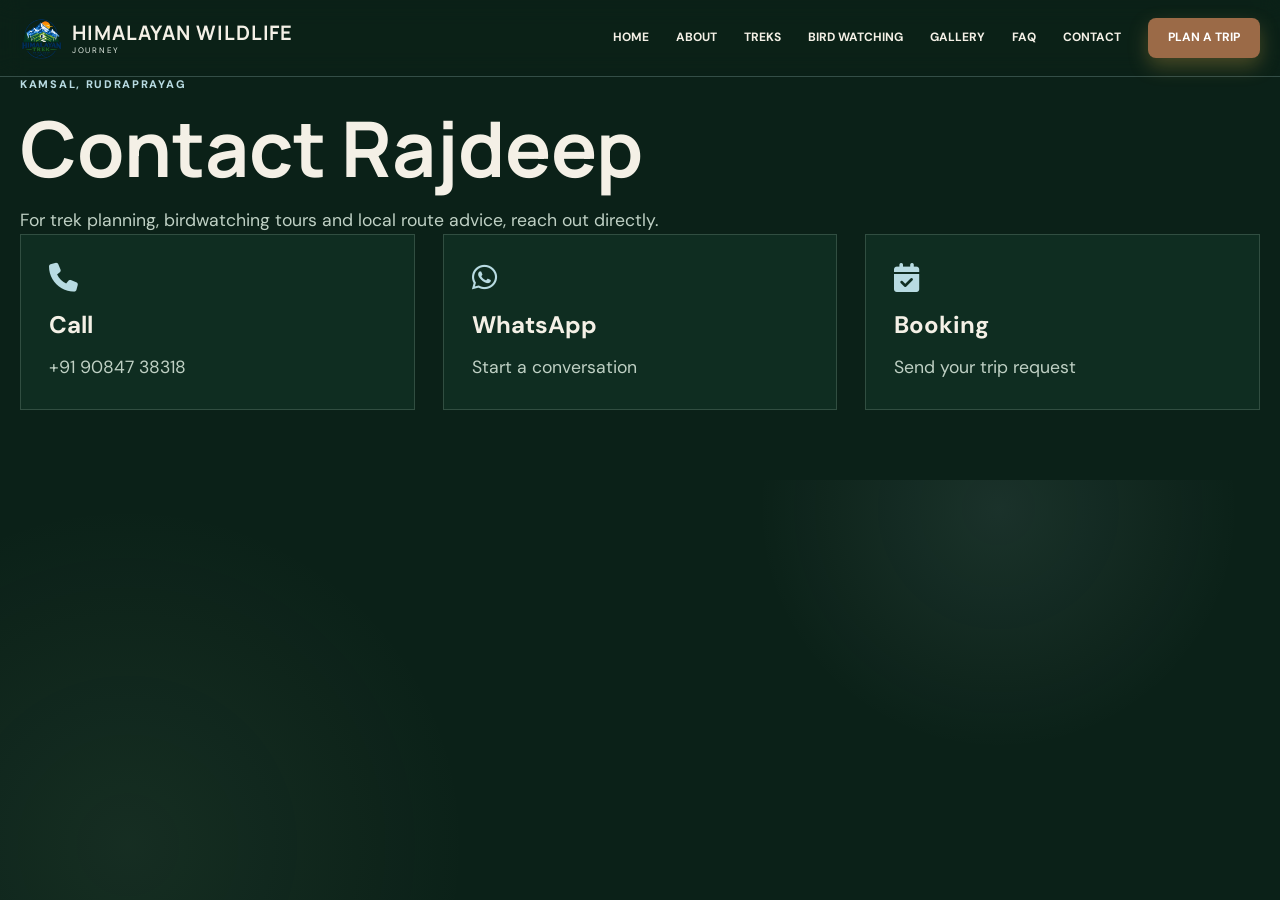
<file: contact.html>
<!DOCTYPE html>
<html lang="en">
<head>
  <meta charset="UTF-8" />
  <meta name="viewport" content="width=device-width, initial-scale=1.0" />
  <meta name="description" content="Contact Rajdeep about Himalayan treks and bird watching in Uttarakhand. Based in Kamsal, Rudraprayag; send a trip enquiry by phone, email or WhatsApp." />
  <title>Contact a Trek Guide in Rudraprayag | Rajdeep</title>
  <link rel="canonical" href="https://rajdeep112233.github.io/HIMALAYAN-TREK-WITH-RAJDEEP-UTTARAKHAND-GUIDE/contact.html" />
  <meta property="og:type" content="website" />
  <meta property="og:site_name" content="HIMALAYAN TREK WITH RAJDEEP | UTTARAKHAND GUIDE" />
  <meta property="og:title" content="Contact a Trek Guide in Rudraprayag | Rajdeep" />
  <meta property="og:description" content="Contact Rajdeep about Himalayan treks and bird watching in Uttarakhand. Based in Kamsal, Rudraprayag; send a trip enquiry by phone, email or WhatsApp." />
  <meta property="og:url" content="https://rajdeep112233.github.io/HIMALAYAN-TREK-WITH-RAJDEEP-UTTARAKHAND-GUIDE/contact.html" />
  <meta property="og:image" content="https://rajdeep112233.github.io/HIMALAYAN-TREK-WITH-RAJDEEP-UTTARAKHAND-GUIDE/images/Rajdeep.jpeg" />
  <meta property="og:image:alt" content="Rajdeep in the Uttarakhand Himalayan landscape" />
  <meta name="twitter:card" content="summary_large_image" />
  <meta name="twitter:title" content="Contact a Trek Guide in Rudraprayag | Rajdeep" />
  <meta name="twitter:description" content="Ask Rajdeep about trek guiding and bird watching enquiries in Uttarakhand." />
  <meta name="twitter:image" content="https://rajdeep112233.github.io/HIMALAYAN-TREK-WITH-RAJDEEP-UTTARAKHAND-GUIDE/images/Rajdeep.jpeg" />
  <link rel="icon" href="images/himalayan.png" />
  <link rel="preconnect" href="https://fonts.googleapis.com" />
  <link rel="preconnect" href="https://fonts.gstatic.com" crossorigin />
  <link rel="stylesheet" href="https://fonts.googleapis.com/css2?family=DM+Sans:wght@400;500;600;700&amp;family=Manrope:wght@500;600;700;800&amp;display=swap" />
  <link rel="preconnect" href="https://cdnjs.cloudflare.com" crossorigin />
  <link rel="stylesheet" href="https://cdnjs.cloudflare.com/ajax/libs/font-awesome/6.5.0/css/all.min.css" />
  <link rel="stylesheet" href="css/style.css" />
  <link rel="stylesheet" href="css/responsive.css" />
</head>
<body class="site-page">
  <header class="site-header">
    <div class="container nav-wrap">
      <a href="index.html" class="brand">
        <img class="brand-mark" src="images/himalayan.png" alt="Himalayan Trek by Rajdeep logo" width="1254" height="1254" decoding="async" />
        <span>
          <strong>HIMALAYAN WILDLIFE</strong>
          <small>JOURNEY</small>
        </span>
      </a>

      <button class="menu-toggle" id="menuToggle" aria-label="Toggle menu" aria-controls="mainNav" aria-expanded="false">
        <i class="fa-solid fa-bars"></i>
      </button>

      <nav class="main-nav" id="mainNav">
        <a href="index.html#home">HOME</a>
        <a href="index.html#about">ABOUT</a>
        <a href="index.html#treks">TREKS</a>
        <a href="index.html#bird-watching">BIRD WATCHING</a>
        <a href="index.html#gallery">GALLERY</a>
        <a href="index.html#faq">FAQ</a>
        <a href="index.html#contact">CONTACT</a>
        <a class="nav-cta" href="booking.html">PLAN A TRIP</a>
      </nav>
    </div>
  </header>

  <main>
    <section class="content-section page-intro">
      <div class="container">
        <span class="section-kicker">KAMSAL, RUDRAPRAYAG</span>
        <h1>Contact Rajdeep</h1>
        <p>For trek planning, birdwatching tours and local route advice, reach out directly.</p>

        <div class="feature-grid contact-options">
          <a href="tel:+919084738318">
            <i class="fa-solid fa-phone"></i>
            <h2>Call</h2>
            <p>+91 90847 38318</p>
          </a>

          <a href="https://wa.me/919084738318" target="_blank" rel="noopener">
            <i class="fa-brands fa-whatsapp"></i>
            <h2>WhatsApp</h2>
            <p>Start a conversation</p>
          </a>

          <a href="booking.html">
            <i class="fa-solid fa-calendar-check"></i>
            <h2>Booking</h2>
            <p>Send your trip request</p>
          </a>
        </div>
      </div>
    </section>
  </main>

  <script src="js/main.js"></script>
</body>
</html>
</file>
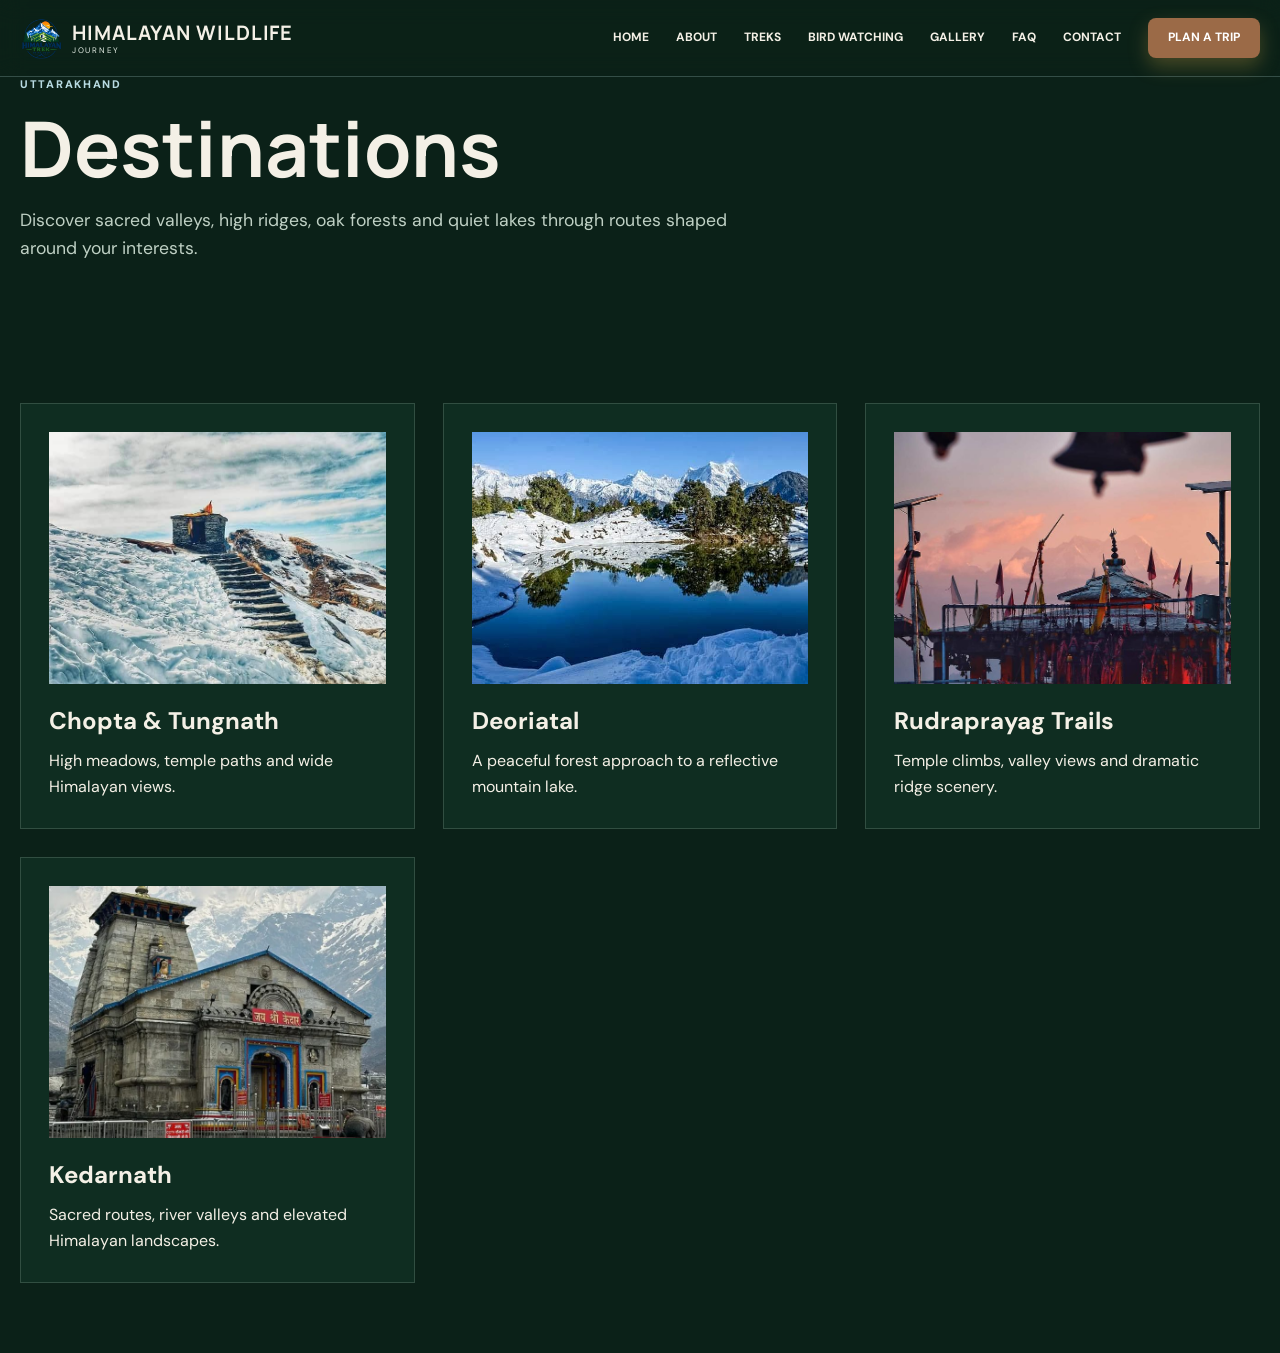
<file: destinations.html>
<!DOCTYPE html>
<html lang="en">
<head>
  <meta charset="UTF-8" />
  <meta name="viewport" content="width=device-width, initial-scale=1.0" />
  <meta name="description" content="Explore trek destinations including Chopta, Kedarnath, Deoriatal and other routes in Uttarakhand. Confirm access, route details and conditions before travel." />
  <title>Uttarakhand Trek Destinations | Himalayan Guide Rajdeep</title>
  <link rel="canonical" href="https://rajdeep112233.github.io/HIMALAYAN-TREK-WITH-RAJDEEP-UTTARAKHAND-GUIDE/destinations.html" />
  <meta property="og:type" content="website" />
  <meta property="og:site_name" content="HIMALAYAN TREK WITH RAJDEEP | UTTARAKHAND GUIDE" />
  <meta property="og:title" content="Uttarakhand Trek Destinations | Himalayan Guide Rajdeep" />
  <meta property="og:description" content="Explore trek destinations including Chopta, Kedarnath, Deoriatal and other routes in Uttarakhand. Confirm access and current conditions before travel." />
  <meta property="og:url" content="https://rajdeep112233.github.io/HIMALAYAN-TREK-WITH-RAJDEEP-UTTARAKHAND-GUIDE/destinations.html" />
  <meta property="og:image" content="https://rajdeep112233.github.io/HIMALAYAN-TREK-WITH-RAJDEEP-UTTARAKHAND-GUIDE/images/Rajdeep.jpeg" />
  <meta property="og:image:alt" content="Rajdeep in the Uttarakhand Himalayan landscape" />
  <meta name="twitter:card" content="summary_large_image" />
  <meta name="twitter:title" content="Uttarakhand Trek Destinations | Himalayan Guide Rajdeep" />
  <meta name="twitter:description" content="Browse Uttarakhand trekking destinations and confirm route access before travelling." />
  <meta name="twitter:image" content="https://rajdeep112233.github.io/HIMALAYAN-TREK-WITH-RAJDEEP-UTTARAKHAND-GUIDE/images/Rajdeep.jpeg" />
  <link rel="icon" href="images/himalayan.png" />
  <link rel="preconnect" href="https://fonts.googleapis.com" />
  <link rel="preconnect" href="https://fonts.gstatic.com" crossorigin />
  <link rel="stylesheet" href="https://fonts.googleapis.com/css2?family=DM+Sans:wght@400;500;600;700&amp;family=Manrope:wght@500;600;700;800&amp;display=swap" />
  <link rel="preconnect" href="https://cdnjs.cloudflare.com" crossorigin />
  <link rel="stylesheet" href="https://cdnjs.cloudflare.com/ajax/libs/font-awesome/6.5.0/css/all.min.css" />
  <link rel="stylesheet" href="css/style.css" />
  <link rel="stylesheet" href="css/responsive.css" />
</head>
<body class="site-page">
  <header class="site-header">
    <div class="container nav-wrap">
      <a href="index.html" class="brand">
        <img class="brand-mark" src="images/himalayan.png" alt="Himalayan Trek by Rajdeep logo" width="1254" height="1254" decoding="async" />
        <span>
          <strong>HIMALAYAN WILDLIFE</strong>
          <small>JOURNEY</small>
        </span>
      </a>

      <button class="menu-toggle" id="menuToggle" aria-label="Toggle menu" aria-controls="mainNav" aria-expanded="false">
        <i class="fa-solid fa-bars"></i>
      </button>

      <nav class="main-nav" id="mainNav">
        <a href="index.html#home">HOME</a>
        <a href="index.html#about">ABOUT</a>
        <a href="index.html#treks">TREKS</a>
        <a href="index.html#bird-watching">BIRD WATCHING</a>
        <a href="index.html#gallery">GALLERY</a>
        <a href="index.html#faq">FAQ</a>
        <a href="index.html#contact">CONTACT</a>
        <a class="nav-cta" href="booking.html">PLAN A TRIP</a>
      </nav>
    </div>
  </header>

  <main>
    <section class="content-section page-intro">
      <div class="container">
        <span class="section-kicker">UTTARAKHAND</span>
        <h1>Destinations</h1>
        <p>Discover sacred valleys, high ridges, oak forests and quiet lakes through routes shaped around your interests.</p>
      </div>
    </section>

    <section class="content-section">
      <div class="container destination-grid">
        <article>
          <img src="images/chandrashila.jpeg" alt="Chandrashila mountain trail" />
          <h2>Chopta &amp; Tungnath</h2>
          <p>High meadows, temple paths and wide Himalayan views.</p>
        </article>

        <article>
          <img src="images/deoriatal.jpeg" alt="Deoriatal lake" />
          <h2>Deoriatal</h2>
          <p>A peaceful forest approach to a reflective mountain lake.</p>
        </article>

        <article>
          <img src="images/kartik swami.jpeg" alt="Kartik Swami temple route" />
          <h2>Rudraprayag Trails</h2>
          <p>Temple climbs, valley views and dramatic ridge scenery.</p>
        </article>

        <article>
          <img src="images/kedarnath.jpeg" alt="Kedarnath route" />
          <h2>Kedarnath</h2>
          <p>Sacred routes, river valleys and elevated Himalayan landscapes.</p>
        </article>
      </div>
    </section>
  </main>

  <script src="js/main.js"></script>
</body>
</html>
</file>
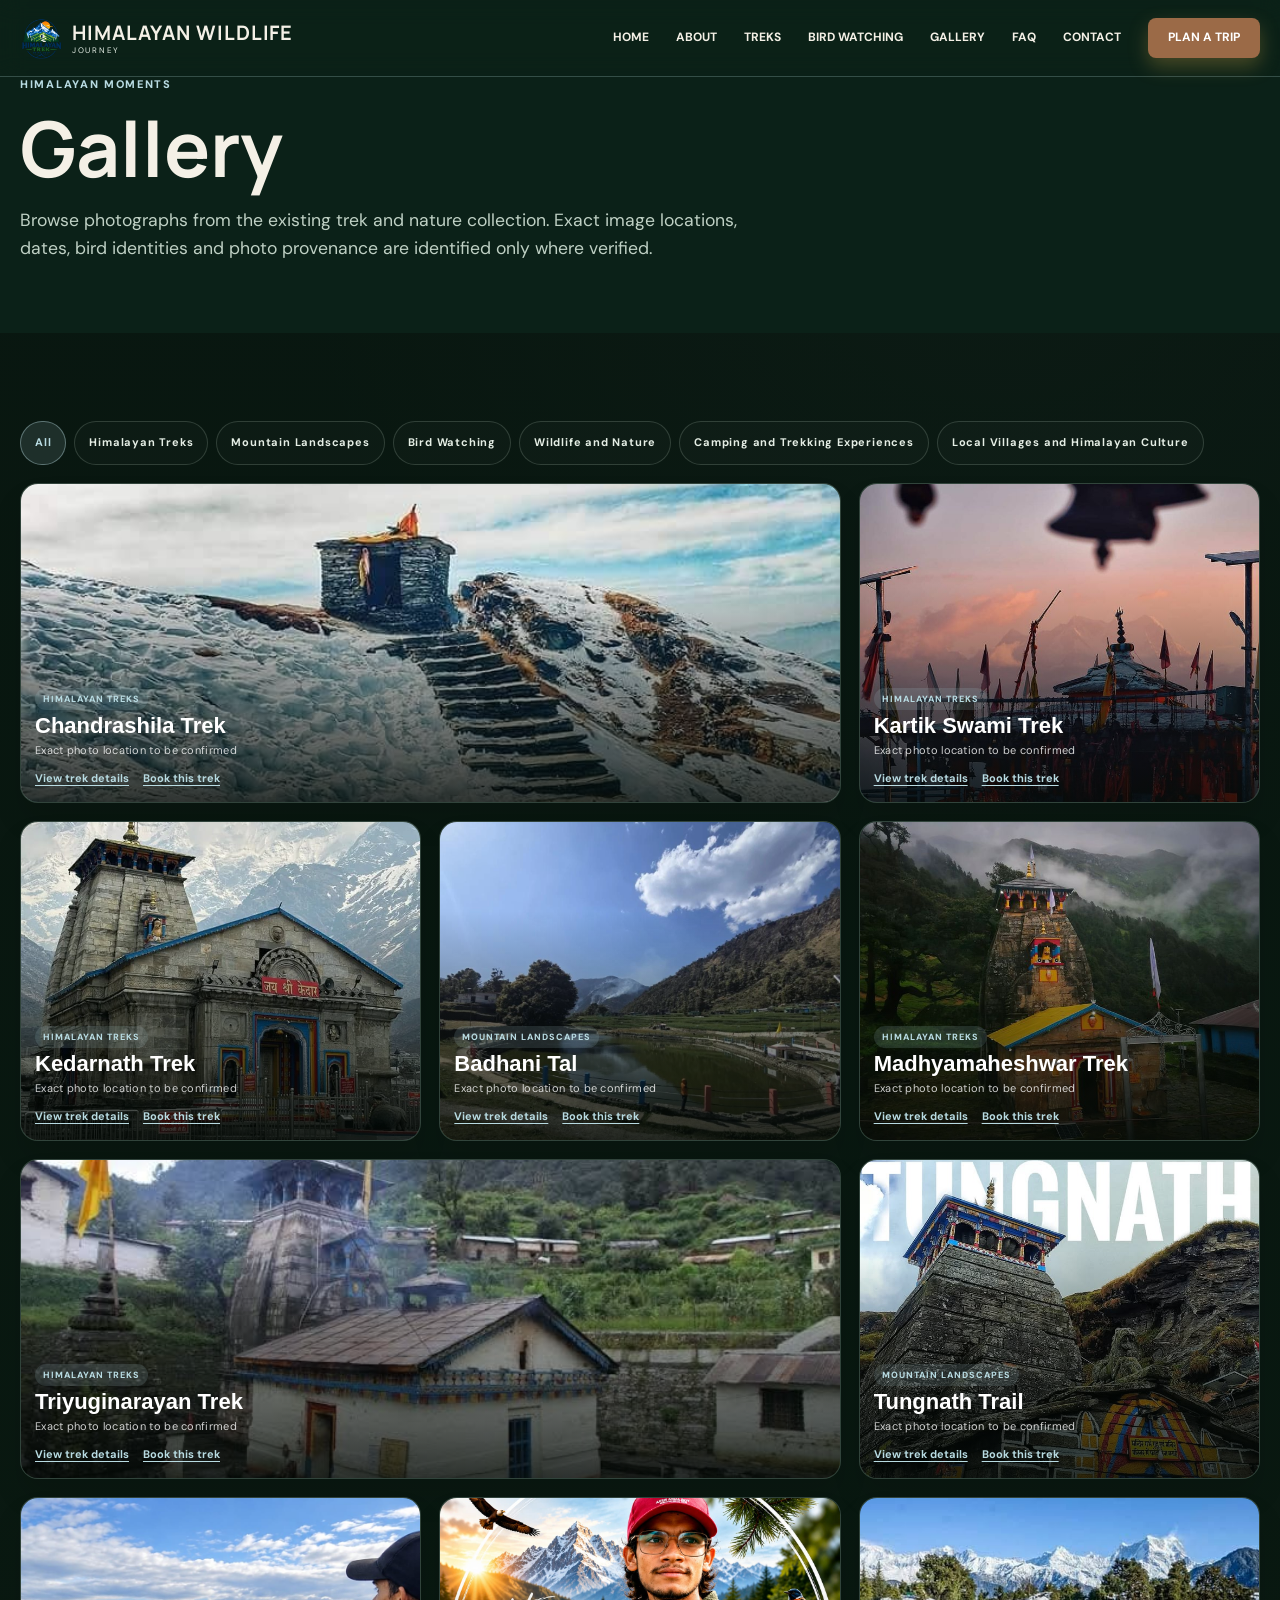
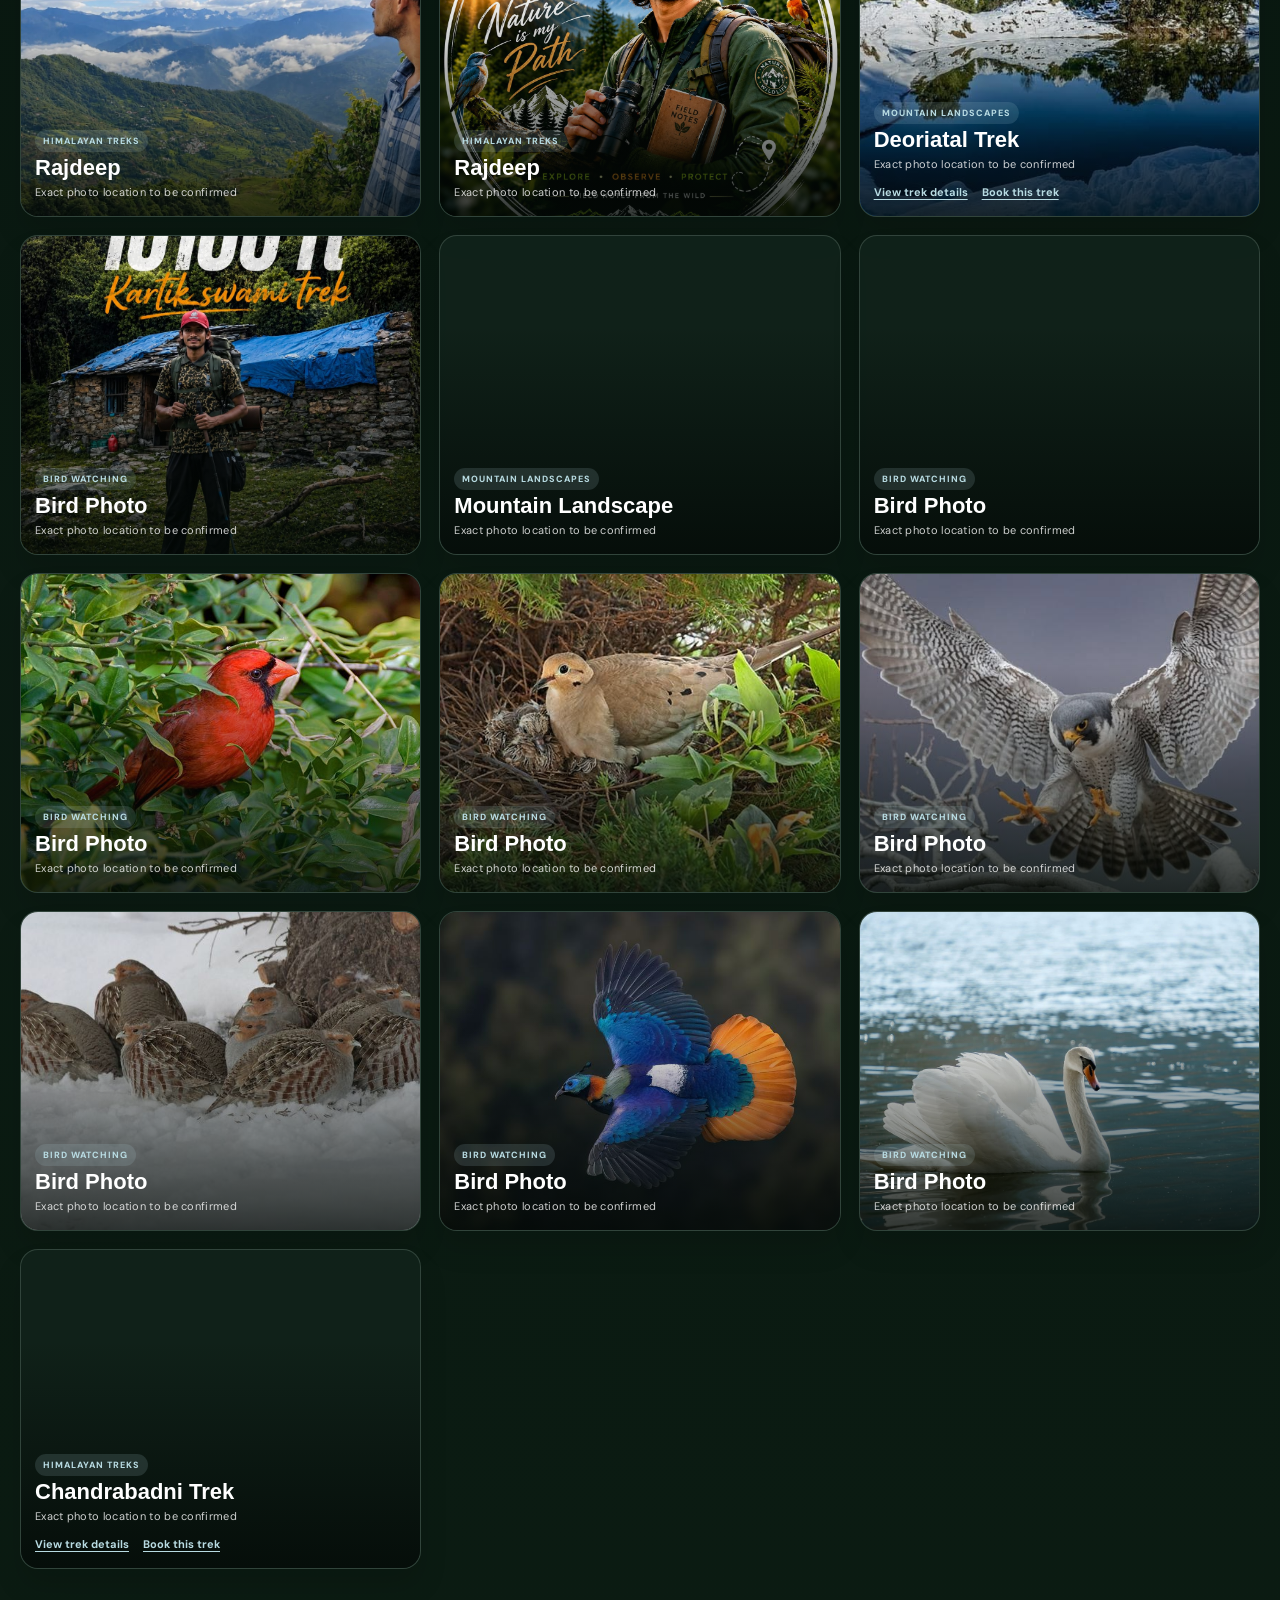
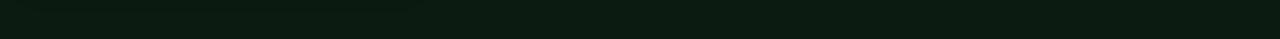
<file: gallery.html>
<!DOCTYPE html>
<html lang="en">
<head>
  <meta charset="UTF-8" />
  <meta name="viewport" content="width=device-width, initial-scale=1.0" />
  <meta name="description" content="Browse photographs from Himalayan treks and bird watching in Uttarakhand. Photo locations, dates and wildlife identifications are not confirmed unless stated." />
  <title>Himalayan Trek &amp; Bird Watching Gallery | Uttarakhand</title>
  <link rel="canonical" href="https://rajdeep112233.github.io/HIMALAYAN-TREK-WITH-RAJDEEP-UTTARAKHAND-GUIDE/gallery.html" />
  <meta property="og:type" content="website" />
  <meta property="og:site_name" content="HIMALAYAN TREK WITH RAJDEEP | UTTARAKHAND GUIDE" />
  <meta property="og:title" content="Himalayan Trek &amp; Bird Watching Gallery | Uttarakhand" />
  <meta property="og:description" content="Browse photographs from Himalayan treks and bird watching in Uttarakhand. Photo locations and wildlife identifications are not confirmed unless stated." />
  <meta property="og:url" content="https://rajdeep112233.github.io/HIMALAYAN-TREK-WITH-RAJDEEP-UTTARAKHAND-GUIDE/gallery.html" />
  <meta property="og:image" content="https://rajdeep112233.github.io/HIMALAYAN-TREK-WITH-RAJDEEP-UTTARAKHAND-GUIDE/images/Rajdeep.jpeg" />
  <meta property="og:image:alt" content="Rajdeep in the Uttarakhand Himalayan landscape" />
  <meta name="twitter:card" content="summary_large_image" />
  <meta name="twitter:title" content="Himalayan Trek &amp; Bird Watching Gallery | Uttarakhand" />
  <meta name="twitter:description" content="View photos from Himalayan trekking and bird watching in Uttarakhand." />
  <meta name="twitter:image" content="https://rajdeep112233.github.io/HIMALAYAN-TREK-WITH-RAJDEEP-UTTARAKHAND-GUIDE/images/Rajdeep.jpeg" />
  <link rel="icon" href="images/himalayan.png" />
  <link rel="preconnect" href="https://fonts.googleapis.com" />
  <link rel="preconnect" href="https://fonts.gstatic.com" crossorigin />
  <link rel="stylesheet" href="https://fonts.googleapis.com/css2?family=DM+Sans:wght@400;500;600;700&amp;family=Manrope:wght@500;600;700;800&amp;display=swap" />
  <link rel="preconnect" href="https://cdnjs.cloudflare.com" crossorigin />
  <link rel="stylesheet" href="https://cdnjs.cloudflare.com/ajax/libs/font-awesome/6.5.0/css/all.min.css" />
  <link rel="stylesheet" href="css/style.css" />
  <link rel="stylesheet" href="css/responsive.css" />
</head>
<body class="site-page">
  <header class="site-header">
    <div class="container nav-wrap">
      <a href="index.html" class="brand">
        <img class="brand-mark" src="images/himalayan.png" alt="Himalayan Trek by Rajdeep logo" width="1254" height="1254" decoding="async" />
        <span>
          <strong>HIMALAYAN WILDLIFE</strong>
          <small>JOURNEY</small>
        </span>
      </a>

      <button class="menu-toggle" id="menuToggle" aria-label="Toggle menu" aria-controls="mainNav" aria-expanded="false">
        <i class="fa-solid fa-bars"></i>
      </button>

      <nav class="main-nav" id="mainNav">
        <a href="index.html#home">HOME</a>
        <a href="index.html#about">ABOUT</a>
        <a href="index.html#treks">TREKS</a>
        <a href="index.html#bird-watching">BIRD WATCHING</a>
        <a href="index.html#gallery">GALLERY</a>
        <a href="index.html#faq">FAQ</a>
        <a href="index.html#contact">CONTACT</a>
        <a class="nav-cta" href="booking.html">PLAN A TRIP</a>
      </nav>
    </div>
  </header>

  <main>
    <section class="content-section page-intro">
      <div class="container">
        <span class="section-kicker">HIMALAYAN MOMENTS</span>
        <h1>Gallery</h1>
        <p>Browse photographs from the existing trek and nature collection. Exact image locations, dates, bird identities and photo provenance are identified only where verified.</p>
      </div>
    </section>

    <section class="content-section gallery-premium" aria-label="Himalayan photo collection">
      <div class="container gallery-shell">
        <div class="gallery-filter-bar" role="group" aria-label="Filter gallery photographs">
          <button class="filter-btn active" type="button" data-filter="All" aria-pressed="true">All</button>
          <button class="filter-btn" type="button" data-filter="Himalayan Treks" aria-pressed="false">Himalayan Treks</button>
          <button class="filter-btn" type="button" data-filter="Mountain Landscapes" aria-pressed="false">Mountain Landscapes</button>
          <button class="filter-btn" type="button" data-filter="Bird Watching" aria-pressed="false">Bird Watching</button>
          <button class="filter-btn" type="button" data-filter="Wildlife and Nature" aria-pressed="false">Wildlife and Nature</button>
          <button class="filter-btn" type="button" data-filter="Camping and Trekking Experiences" aria-pressed="false">Camping and Trekking Experiences</button>
          <button class="filter-btn" type="button" data-filter="Local Villages and Himalayan Culture" aria-pressed="false">Local Villages and Himalayan Culture</button>
        </div>
        <div class="gallery-scroll-container" aria-label="Gallery photographs">
          <div class="masonry-gallery" id="masonryGallery" aria-live="polite"></div>
          <p class="gallery-empty" role="status" hidden>No photographs are currently listed for this category.</p>
        </div>
      </div>
    </section>
  </main>

  <div class="gallery-modal" id="galleryModal" aria-hidden="true">
    <div class="gallery-viewer" role="dialog" aria-modal="true" aria-labelledby="galleryViewerTitle">
      <div class="gallery-viewer-head">
        <div>
          <span class="gallery-viewer-kicker">HIMALAYAN MOMENTS</span>
          <h2 id="galleryViewerTitle">Gallery</h2>
        </div>
        <button class="gallery-close" id="galleryClose" type="button" aria-label="Close gallery">
          <i class="fa-solid fa-xmark" aria-hidden="true"></i>
        </button>
      </div>
      <div class="gallery-stage">
        <button class="gallery-nav gallery-prev" id="galleryPrev" type="button" aria-label="Previous image"><i class="fa-solid fa-chevron-left" aria-hidden="true"></i></button>
        <img id="galleryViewerImage" src="images/chandrashila.jpeg" alt="Selected gallery photograph" loading="eager" />
        <button class="gallery-nav gallery-next" id="galleryNext" type="button" aria-label="Next image"><i class="fa-solid fa-chevron-right" aria-hidden="true"></i></button>
      </div>
      <div class="gallery-viewer-meta">
        <div class="gallery-viewer-details">
          <div class="gallery-meta-item"><span>Location</span><strong id="galleryLocation">Exact photo location to be confirmed</strong></div>
          <div class="gallery-meta-item"><span>Category</span><strong id="galleryCategory">Himalayan Treks</strong></div>
        </div>
        <p id="galleryDescription" class="gallery-viewer-description"></p>
        <div class="gallery-viewer-actions">
          <a id="galleryTrekDetails" href="#" hidden>View trek details</a>
          <a id="galleryBookTrek" href="#" hidden>Book this trek</a>
        </div>
      </div>
      <div class="gallery-viewer-controls"><span id="galleryCounter">1 / 1</span><span>Use arrow keys to explore; Escape to close</span></div>
    </div>
  </div>

  <script src="js/main.js"></script>
</body>
</html>
</file>
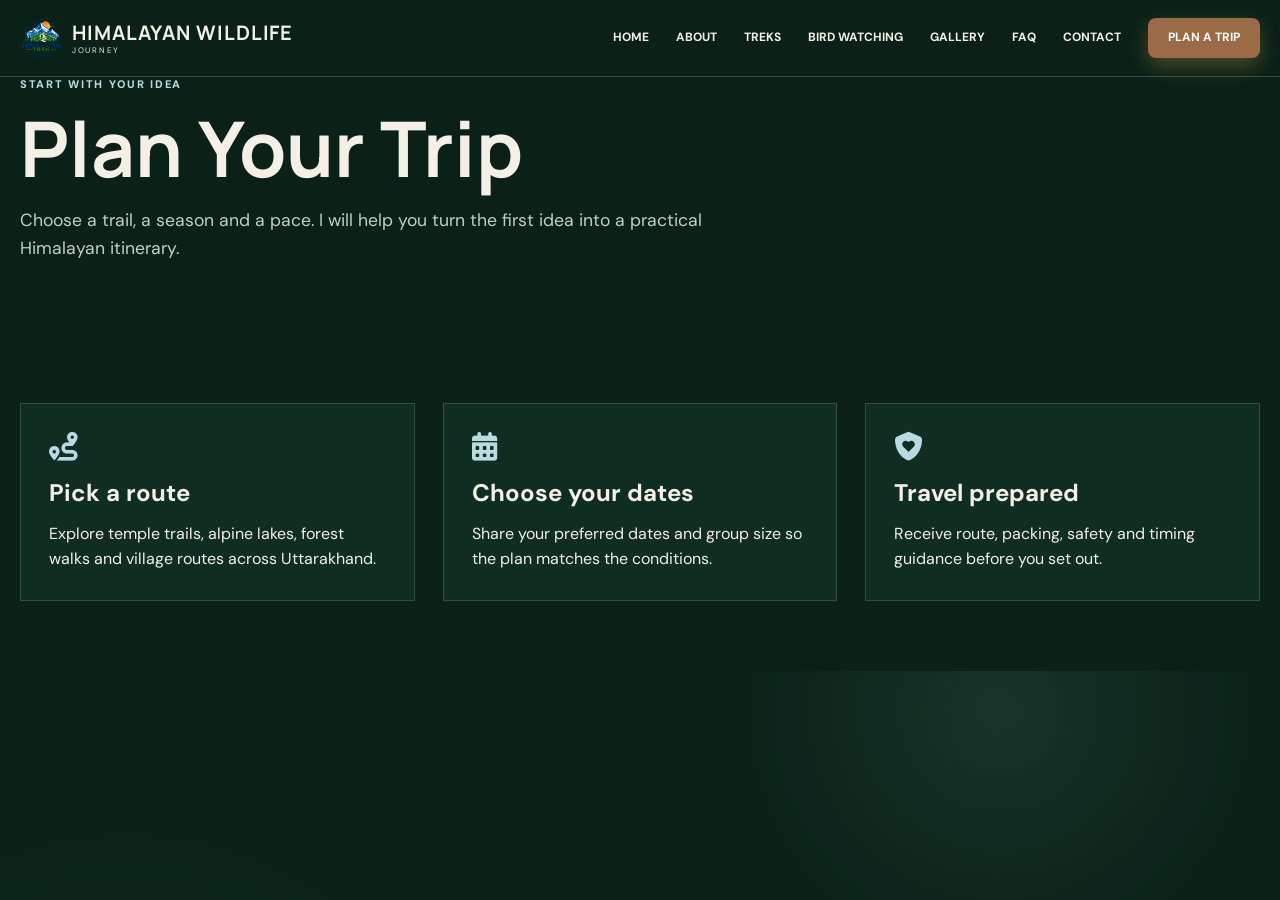
<file: plan-your-trip.html>
<!DOCTYPE html>
<html lang="en">
<head>
  <meta charset="UTF-8" />
  <meta name="viewport" content="width=device-width, initial-scale=1.0" />
  <meta name="description" content="Prepare for a Himalayan trip in Uttarakhand with route planning, packing guidance and FAQs. Confirm trek arrangements and conditions before travelling." />
  <title>Plan a Himalayan Trip in Uttarakhand | Rajdeep</title>
  <link rel="canonical" href="https://rajdeep112233.github.io/HIMALAYAN-TREK-WITH-RAJDEEP-UTTARAKHAND-GUIDE/plan-your-trip.html" />
  <meta property="og:type" content="website" />
  <meta property="og:site_name" content="HIMALAYAN TREK WITH RAJDEEP | UTTARAKHAND GUIDE" />
  <meta property="og:title" content="Plan a Himalayan Trip in Uttarakhand | Rajdeep" />
  <meta property="og:description" content="Prepare for a Himalayan trip in Uttarakhand with route planning, packing guidance and FAQs. Confirm arrangements and conditions before travelling." />
  <meta property="og:url" content="https://rajdeep112233.github.io/HIMALAYAN-TREK-WITH-RAJDEEP-UTTARAKHAND-GUIDE/plan-your-trip.html" />
  <meta property="og:image" content="https://rajdeep112233.github.io/HIMALAYAN-TREK-WITH-RAJDEEP-UTTARAKHAND-GUIDE/images/Rajdeep.jpeg" />
  <meta property="og:image:alt" content="Rajdeep in the Uttarakhand Himalayan landscape" />
  <meta name="twitter:card" content="summary_large_image" />
  <meta name="twitter:title" content="Plan a Himalayan Trip in Uttarakhand | Rajdeep" />
  <meta name="twitter:description" content="Use trip planning, packing guidance and FAQs to prepare for an Uttarakhand Himalayan journey." />
  <meta name="twitter:image" content="https://rajdeep112233.github.io/HIMALAYAN-TREK-WITH-RAJDEEP-UTTARAKHAND-GUIDE/images/Rajdeep.jpeg" />
  <link rel="icon" href="images/himalayan.png" />
  <link rel="preconnect" href="https://fonts.googleapis.com" />
  <link rel="preconnect" href="https://fonts.gstatic.com" crossorigin />
  <link rel="stylesheet" href="https://fonts.googleapis.com/css2?family=DM+Sans:wght@400;500;600;700&amp;family=Manrope:wght@500;600;700;800&amp;display=swap" />
  <link rel="preconnect" href="https://cdnjs.cloudflare.com" crossorigin />
  <link rel="stylesheet" href="https://cdnjs.cloudflare.com/ajax/libs/font-awesome/6.5.0/css/all.min.css" />
  <link rel="stylesheet" href="css/style.css" />
  <link rel="stylesheet" href="css/responsive.css" />
</head>
<body class="site-page">
  <header class="site-header">
    <div class="container nav-wrap">
      <a href="index.html" class="brand">
        <img class="brand-mark" src="images/himalayan.png" alt="Himalayan Trek by Rajdeep logo" width="1254" height="1254" decoding="async" />
        <span>
          <strong>HIMALAYAN WILDLIFE</strong>
          <small>JOURNEY</small>
        </span>
      </a>

      <button class="menu-toggle" id="menuToggle" aria-label="Toggle menu" aria-controls="mainNav" aria-expanded="false">
        <i class="fa-solid fa-bars"></i>
      </button>

      <nav class="main-nav" id="mainNav">
        <a href="index.html#home">HOME</a>
        <a href="index.html#about">ABOUT</a>
        <a href="index.html#treks">TREKS</a>
        <a href="index.html#bird-watching">BIRD WATCHING</a>
        <a href="index.html#gallery">GALLERY</a>
        <a href="index.html#faq">FAQ</a>
        <a href="index.html#contact">CONTACT</a>
        <a class="nav-cta" href="booking.html">PLAN A TRIP</a>
      </nav>
    </div>
  </header>

  <main>
    <section class="content-section page-intro">
      <div class="container">
        <span class="section-kicker">START WITH YOUR IDEA</span>
        <h1>Plan Your Trip</h1>
        <p>Choose a trail, a season and a pace. I will help you turn the first idea into a practical Himalayan itinerary.</p>
      </div>
    </section>

    <section class="content-section">
      <div class="container feature-grid">
        <article>
          <i class="fa-solid fa-route"></i>
          <h2>Pick a route</h2>
          <p>Explore temple trails, alpine lakes, forest walks and village routes across Uttarakhand.</p>
        </article>

        <article>
          <i class="fa-solid fa-calendar-days"></i>
          <h2>Choose your dates</h2>
          <p>Share your preferred dates and group size so the plan matches the conditions.</p>
        </article>

        <article>
          <i class="fa-solid fa-shield-heart"></i>
          <h2>Travel prepared</h2>
          <p>Receive route, packing, safety and timing guidance before you set out.</p>
        </article>
      </div>
    </section>
  </main>

  <script src="js/main.js"></script>
</body>
</html>
</file>
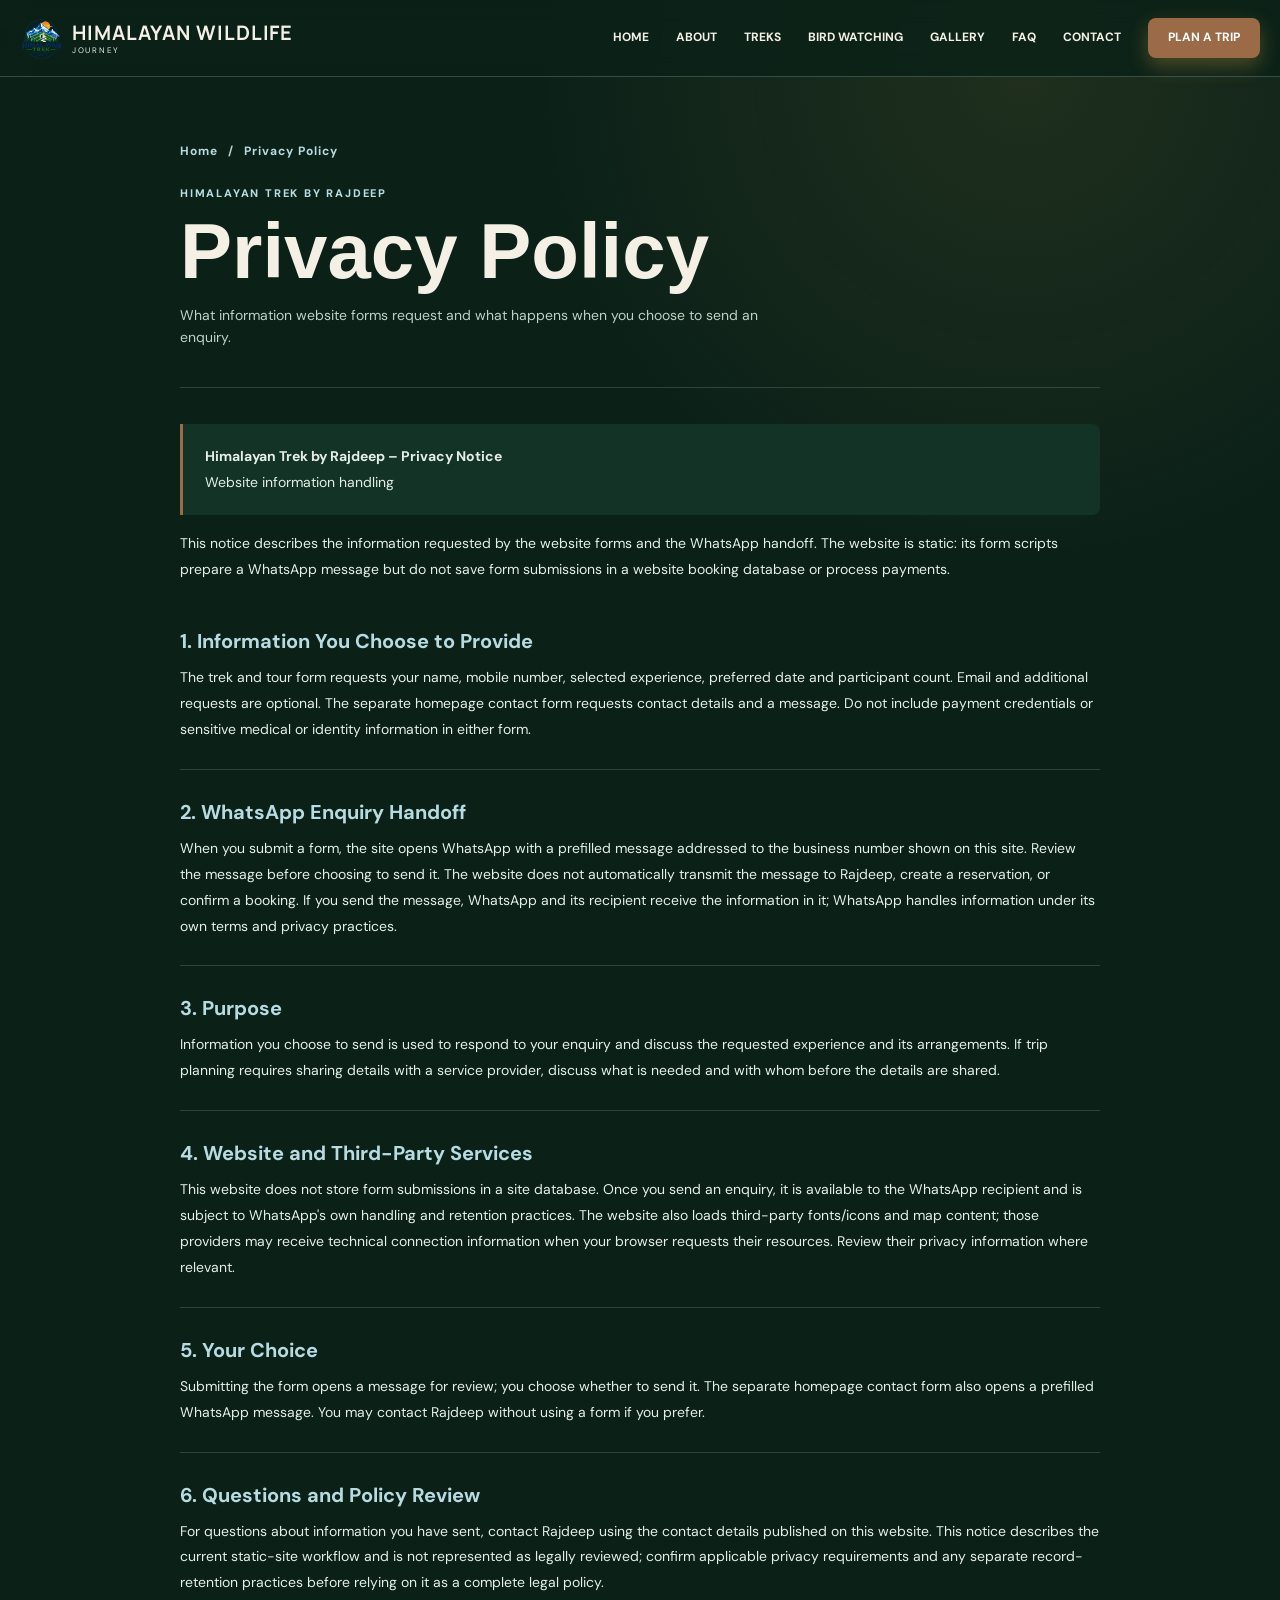
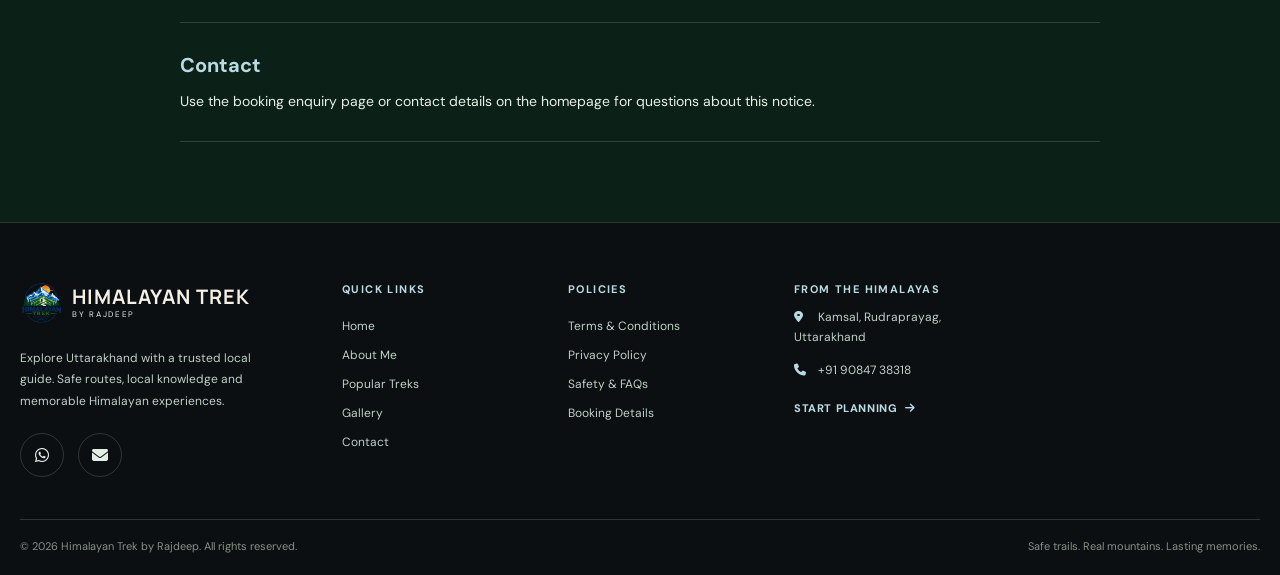
<file: privacy.html>
<!DOCTYPE html>
<html lang="en">
<head>
  <meta charset="UTF-8" />
  <meta name="viewport" content="width=device-width, initial-scale=1.0" />
  <meta name="description" content="Learn how Himalayan Trek With Rajdeep handles information shared through trip enquiries, including WhatsApp contact and third-party services." />
  <title>Privacy Policy | Himalayan Trek With Rajdeep</title>
  <link rel="canonical" href="https://rajdeep112233.github.io/HIMALAYAN-TREK-WITH-RAJDEEP-UTTARAKHAND-GUIDE/privacy.html" />
  <meta property="og:type" content="website" />
  <meta property="og:site_name" content="HIMALAYAN TREK WITH RAJDEEP | UTTARAKHAND GUIDE" />
  <meta property="og:title" content="Privacy Policy | Himalayan Trek With Rajdeep" />
  <meta property="og:description" content="Learn how information shared through trek and bird watching enquiries is handled, including WhatsApp contact and third-party services." />
  <meta property="og:url" content="https://rajdeep112233.github.io/HIMALAYAN-TREK-WITH-RAJDEEP-UTTARAKHAND-GUIDE/privacy.html" />
  <meta property="og:image" content="https://rajdeep112233.github.io/HIMALAYAN-TREK-WITH-RAJDEEP-UTTARAKHAND-GUIDE/images/Rajdeep.jpeg" />
  <meta property="og:image:alt" content="Rajdeep in the Uttarakhand Himalayan landscape" />
  <meta name="twitter:card" content="summary_large_image" />
  <meta name="twitter:title" content="Privacy Policy | Himalayan Trek With Rajdeep" />
  <meta name="twitter:description" content="Privacy information for trekking and bird watching enquiries with Rajdeep." />
  <meta name="twitter:image" content="https://rajdeep112233.github.io/HIMALAYAN-TREK-WITH-RAJDEEP-UTTARAKHAND-GUIDE/images/Rajdeep.jpeg" />
  <link rel="icon" type="image/png" href="images/himalayan.png" />
  <link rel="preconnect" href="https://fonts.googleapis.com" />
  <link rel="preconnect" href="https://fonts.gstatic.com" crossorigin />
  <link rel="stylesheet" href="https://fonts.googleapis.com/css2?family=DM+Sans:wght@400;500;600;700&amp;family=Manrope:wght@500;600;700;800&amp;display=swap" />
  <link rel="preconnect" href="https://cdnjs.cloudflare.com" crossorigin />
  <link rel="stylesheet" href="https://cdnjs.cloudflare.com/ajax/libs/font-awesome/6.5.0/css/all.min.css" />
  <link rel="stylesheet" href="css/style.css" />
  <link rel="stylesheet" href="css/responsive.css" />
</head>
<body class="terms-page">
  <header class="site-header">
    <div class="container nav-wrap">
      <a href="index.html#home" class="brand">
        <img class="brand-mark" src="images/himalayan.png" alt="Himalayan Trek by Rajdeep logo" width="1254" height="1254" decoding="async" />
        <span><strong>HIMALAYAN WILDLIFE</strong><small>JOURNEY</small></span>
      </a>
      <button class="menu-toggle" id="menuToggle" aria-label="Toggle menu" aria-controls="mainNav" aria-expanded="false"><i class="fa-solid fa-bars"></i></button>
      <nav class="main-nav" id="mainNav">
        <a href="index.html#home">HOME</a>
        <a href="index.html#about">ABOUT</a>
        <a href="index.html#treks">TREKS</a>
        <a href="index.html#bird-watching">BIRD WATCHING</a>
        <a href="index.html#gallery">GALLERY</a>
        <a href="index.html#faq">FAQ</a>
        <a href="index.html#contact">CONTACT</a>
        <a class="nav-cta" href="booking.html">PLAN A TRIP</a>
      </nav>
    </div>
  </header>

  <main class="terms-main">
    <div class="container terms-layout">
      <div class="terms-hero">
        <div class="breadcrumb"><a href="index.html">Home</a><span>/</span><span>Privacy Policy</span></div>
        <span class="terms-eyebrow">HIMALAYAN TREK BY RAJDEEP</span>
        <h1>Privacy Policy</h1>
        <p>What information website forms request and what happens when you choose to send an enquiry.</p>
      </div>

      <article class="terms-content">
        <p class="terms-lead"><strong>Himalayan Trek by Rajdeep – Privacy Notice</strong><br />Website information handling</p>
        <p>This notice describes the information requested by the website forms and the WhatsApp handoff. The website is static: its form scripts prepare a WhatsApp message but do not save form submissions in a website booking database or process payments.</p>

        <section class="terms-section"><h2>1. Information You Choose to Provide</h2><p>The trek and tour form requests your name, mobile number, selected experience, preferred date and participant count. Email and additional requests are optional. The separate homepage contact form requests contact details and a message. Do not include payment credentials or sensitive medical or identity information in either form.</p></section>

        <section class="terms-section"><h2>2. WhatsApp Enquiry Handoff</h2><p>When you submit a form, the site opens WhatsApp with a prefilled message addressed to the business number shown on this site. Review the message before choosing to send it. The website does not automatically transmit the message to Rajdeep, create a reservation, or confirm a booking. If you send the message, WhatsApp and its recipient receive the information in it; WhatsApp handles information under its own terms and privacy practices.</p></section>

        <section class="terms-section"><h2>3. Purpose</h2><p>Information you choose to send is used to respond to your enquiry and discuss the requested experience and its arrangements. If trip planning requires sharing details with a service provider, discuss what is needed and with whom before the details are shared.</p></section>

        <section class="terms-section"><h2>4. Website and Third-Party Services</h2><p>This website does not store form submissions in a site database. Once you send an enquiry, it is available to the WhatsApp recipient and is subject to WhatsApp's own handling and retention practices. The website also loads third-party fonts/icons and map content; those providers may receive technical connection information when your browser requests their resources. Review their privacy information where relevant.</p></section>

        <section class="terms-section"><h2>5. Your Choice</h2><p>Submitting the form opens a message for review; you choose whether to send it. The separate homepage contact form also opens a prefilled WhatsApp message. You may contact Rajdeep without using a form if you prefer.</p></section>

        <section class="terms-section"><h2>6. Questions and Policy Review</h2><p>For questions about information you have sent, contact Rajdeep using the contact details published on this website. This notice describes the current static-site workflow and is not represented as legally reviewed; confirm applicable privacy requirements and any separate record-retention practices before relying on it as a complete legal policy.</p></section>

        <section class="terms-section"><h2>Contact</h2><p>Use the <a href="booking.html">booking enquiry page</a> or <a href="index.html#contact">contact details</a> on the homepage for questions about this notice.</p></section>
      </article>
    </div>
  </main>

  <footer class="site-footer">
    <div class="container footer-grid">
      <div class="footer-brand"><a class="brand footer-logo" href="index.html#home"><img class="brand-mark" src="images/himalayan.png" alt="Himalayan Trek by Rajdeep logo" /><span><strong>HIMALAYAN TREK</strong><small>BY RAJDEEP</small></span></a><p>Explore Uttarakhand with a trusted local guide. Safe routes, local knowledge and memorable Himalayan experiences.</p><div class="footer-social"><a href="https://wa.me/919084738318" target="_blank" rel="noopener" aria-label="Chat on WhatsApp"><i class="fa-brands fa-whatsapp"></i></a><a href="index.html#booking" aria-label="Contact Rajdeep"><i class="fa-solid fa-envelope"></i></a></div></div>
      <div class="footer-links"><h3>QUICK LINKS</h3><a href="index.html#home">Home</a><a href="index.html#about">About Me</a><a href="index.html#treks">Popular Treks</a><a href="index.html#gallery">Gallery</a><a href="index.html#booking">Contact</a></div>
      <div class="footer-links"><h3>POLICIES</h3><a href="terms.html">Terms &amp; Conditions</a><a href="privacy.html">Privacy Policy</a><a href="index.html#faq">Safety &amp; FAQs</a><a href="index.html#booking">Booking Details</a></div>
      <div class="footer-contact"><h3>FROM THE HIMALAYAS</h3><p><i class="fa-solid fa-location-dot"></i> Kamsal, Rudraprayag, Uttarakhand</p><p><i class="fa-solid fa-phone"></i> +91 90847 38318</p><a class="footer-book-btn" href="index.html#booking">START PLANNING <i class="fa-solid fa-arrow-right"></i></a></div>
    </div>
    <div class="container footer-bottom"><span>&copy; 2026 Himalayan Trek by Rajdeep. All rights reserved.</span><span>Safe trails. Real mountains. Lasting memories.</span></div>
  </footer>
  <script src="js/main.js"></script>
</body>
</html>
</file>
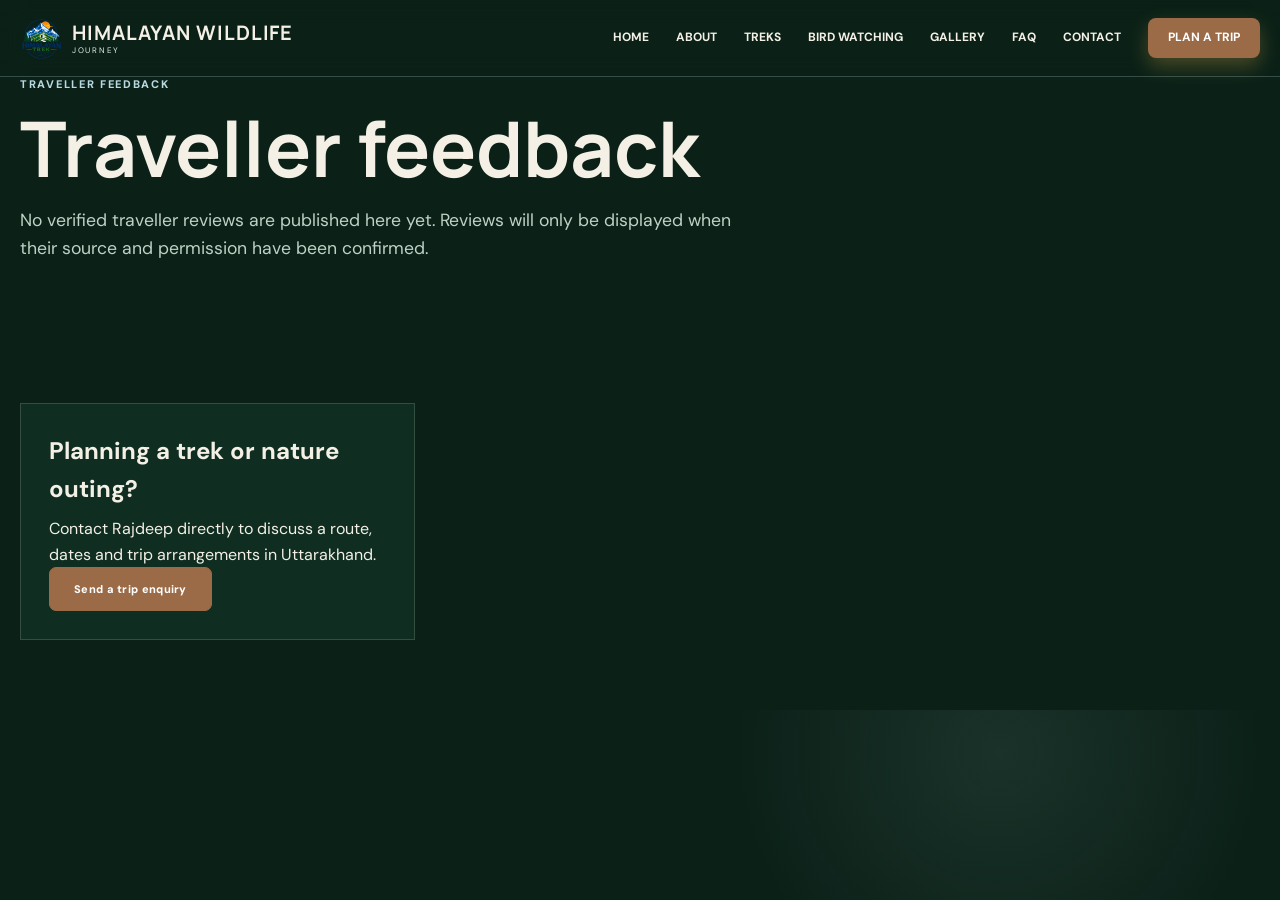
<file: reviews.html>
<!DOCTYPE html>
<html lang="en">
<head>
  <meta charset="UTF-8" />
  <meta name="viewport" content="width=device-width, initial-scale=1.0" />
  <meta name="description" content="No verified traveller reviews are published yet. Reviews will only be displayed after their source and permission are confirmed." />
  <title>Traveller Feedback | Himalayan Trek With Rajdeep</title>
  <meta name="robots" content="noindex,follow" />
  <link rel="canonical" href="https://rajdeep112233.github.io/HIMALAYAN-TREK-WITH-RAJDEEP-UTTARAKHAND-GUIDE/reviews.html" />
  <meta property="og:type" content="website" />
  <meta property="og:site_name" content="HIMALAYAN TREK WITH RAJDEEP | UTTARAKHAND GUIDE" />
  <meta property="og:title" content="Traveller Feedback | Himalayan Trek With Rajdeep" />
  <meta property="og:description" content="No verified traveller reviews are published yet. Reviews will only be displayed after their source and permission are confirmed." />
  <meta property="og:url" content="https://rajdeep112233.github.io/HIMALAYAN-TREK-WITH-RAJDEEP-UTTARAKHAND-GUIDE/reviews.html" />
  <meta property="og:image" content="https://rajdeep112233.github.io/HIMALAYAN-TREK-WITH-RAJDEEP-UTTARAKHAND-GUIDE/images/Rajdeep.jpeg" />
  <meta property="og:image:alt" content="Rajdeep in the Uttarakhand Himalayan landscape" />
  <meta name="twitter:card" content="summary_large_image" />
  <meta name="twitter:title" content="Traveller Feedback | Himalayan Trek With Rajdeep" />
  <meta name="twitter:description" content="No verified traveller reviews are published yet. Reviews will only be displayed after their source and permission are confirmed." />
  <meta name="twitter:image" content="https://rajdeep112233.github.io/HIMALAYAN-TREK-WITH-RAJDEEP-UTTARAKHAND-GUIDE/images/Rajdeep.jpeg" />
  <link rel="icon" href="images/himalayan.png" />
  <link rel="preconnect" href="https://fonts.googleapis.com" />
  <link rel="preconnect" href="https://fonts.gstatic.com" crossorigin />
  <link rel="stylesheet" href="https://fonts.googleapis.com/css2?family=DM+Sans:wght@400;500;600;700&amp;family=Manrope:wght@500;600;700;800&amp;display=swap" />
  <link rel="preconnect" href="https://cdnjs.cloudflare.com" crossorigin />
  <link rel="stylesheet" href="https://cdnjs.cloudflare.com/ajax/libs/font-awesome/6.5.0/css/all.min.css" />
  <link rel="stylesheet" href="css/style.css" />
  <link rel="stylesheet" href="css/responsive.css" />
</head>
<body class="site-page">
  <header class="site-header">
    <div class="container nav-wrap">
      <a href="index.html" class="brand">
        <img class="brand-mark" src="images/himalayan.png" alt="Himalayan Trek by Rajdeep logo" width="1254" height="1254" decoding="async" />
        <span>
          <strong>HIMALAYAN WILDLIFE</strong>
          <small>JOURNEY</small>
        </span>
      </a>

      <button class="menu-toggle" id="menuToggle" aria-label="Toggle menu" aria-controls="mainNav" aria-expanded="false">
        <i class="fa-solid fa-bars"></i>
      </button>

      <nav class="main-nav" id="mainNav">
        <a href="index.html#home">HOME</a>
        <a href="index.html#about">ABOUT</a>
        <a href="index.html#treks">TREKS</a>
        <a href="index.html#bird-watching">BIRD WATCHING</a>
        <a href="index.html#gallery">GALLERY</a>
        <a href="index.html#faq">FAQ</a>
        <a href="index.html#contact">CONTACT</a>
        <a class="nav-cta" href="booking.html">PLAN A TRIP</a>
      </nav>
    </div>
  </header>

  <main>
    <section class="content-section page-intro">
      <div class="container">
        <span class="section-kicker">TRAVELLER FEEDBACK</span>
        <h1>Traveller feedback</h1>
        <p>No verified traveller reviews are published here yet. Reviews will only be displayed when their source and permission have been confirmed.</p>
      </div>
    </section>

    <section class="content-section">
      <div class="container feature-grid">
        <article>
          <h2>Planning a trek or nature outing?</h2>
          <p>Contact Rajdeep directly to discuss a route, dates and trip arrangements in Uttarakhand.</p>
          <a class="btn btn-primary" href="booking.html">Send a trip enquiry</a>
        </article>
      </div>
    </section>
  </main>

  <script src="js/main.js"></script>
</body>
</html>
</file>
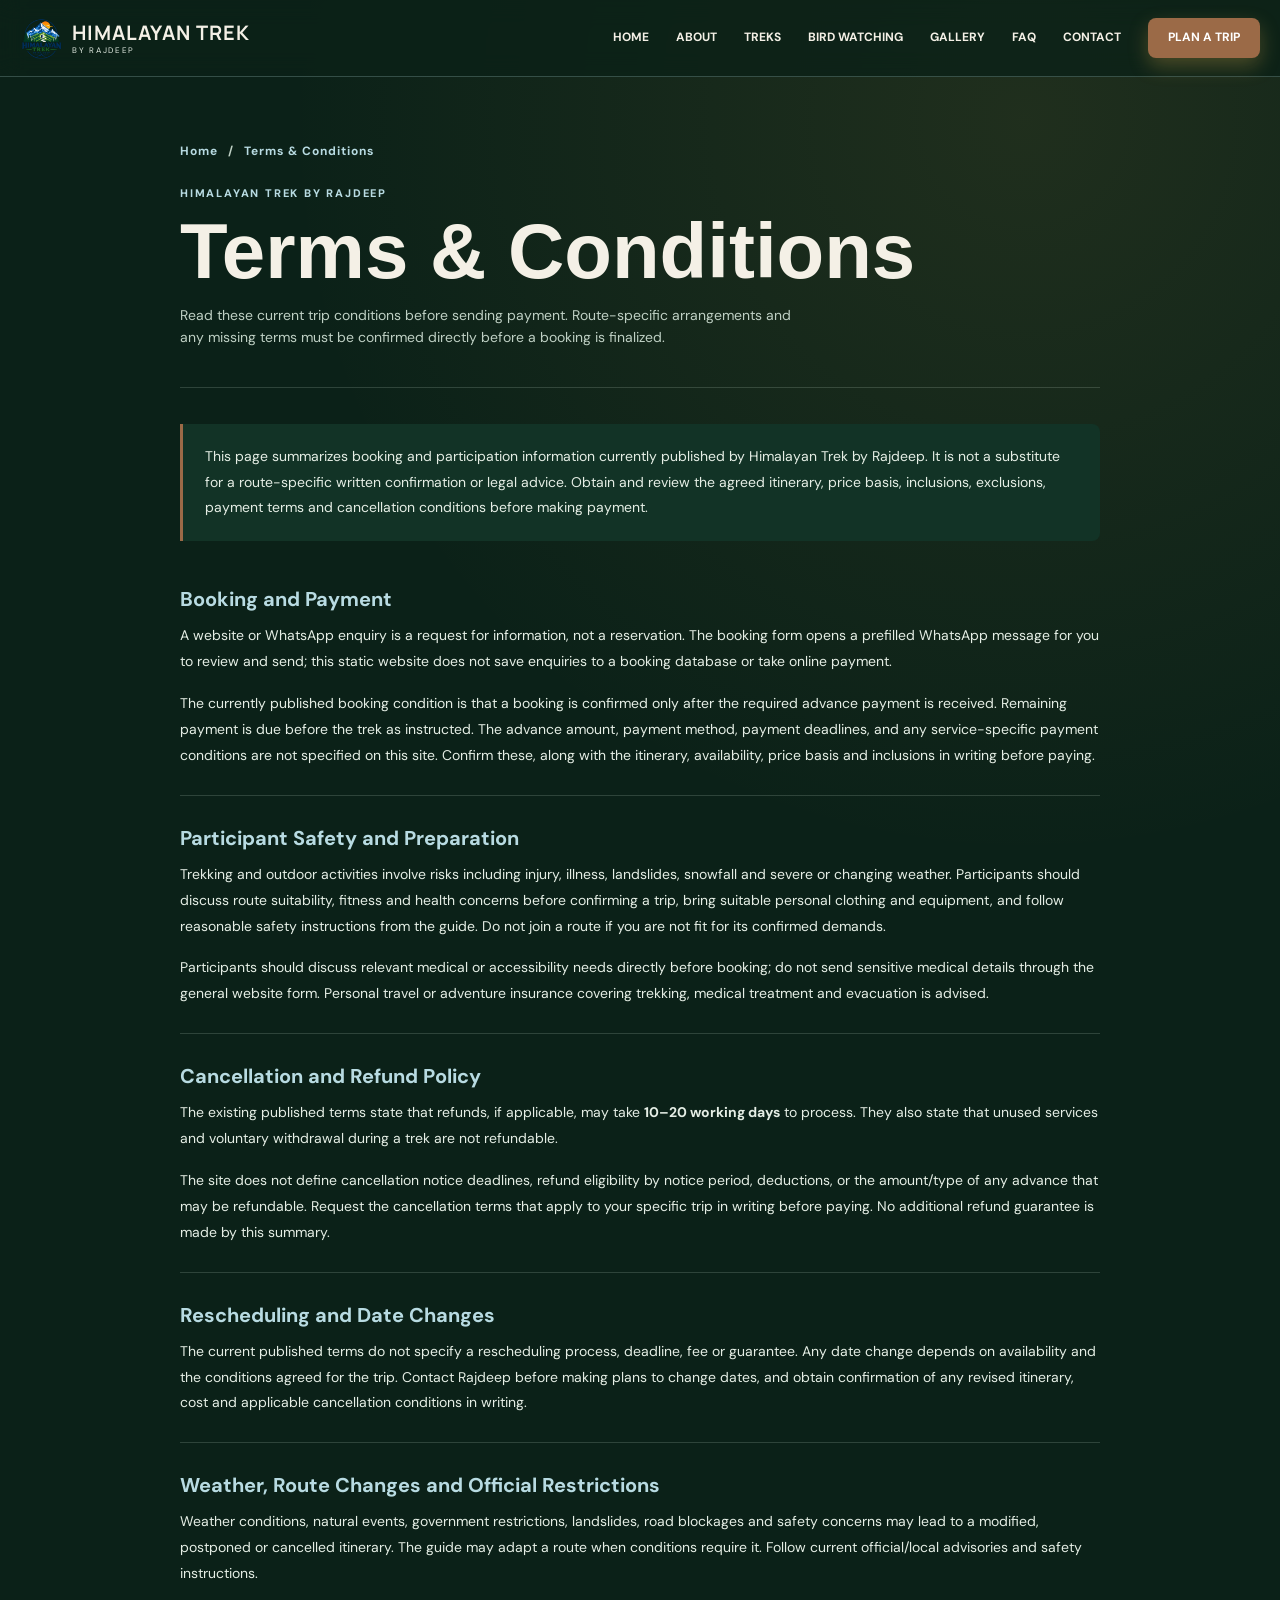
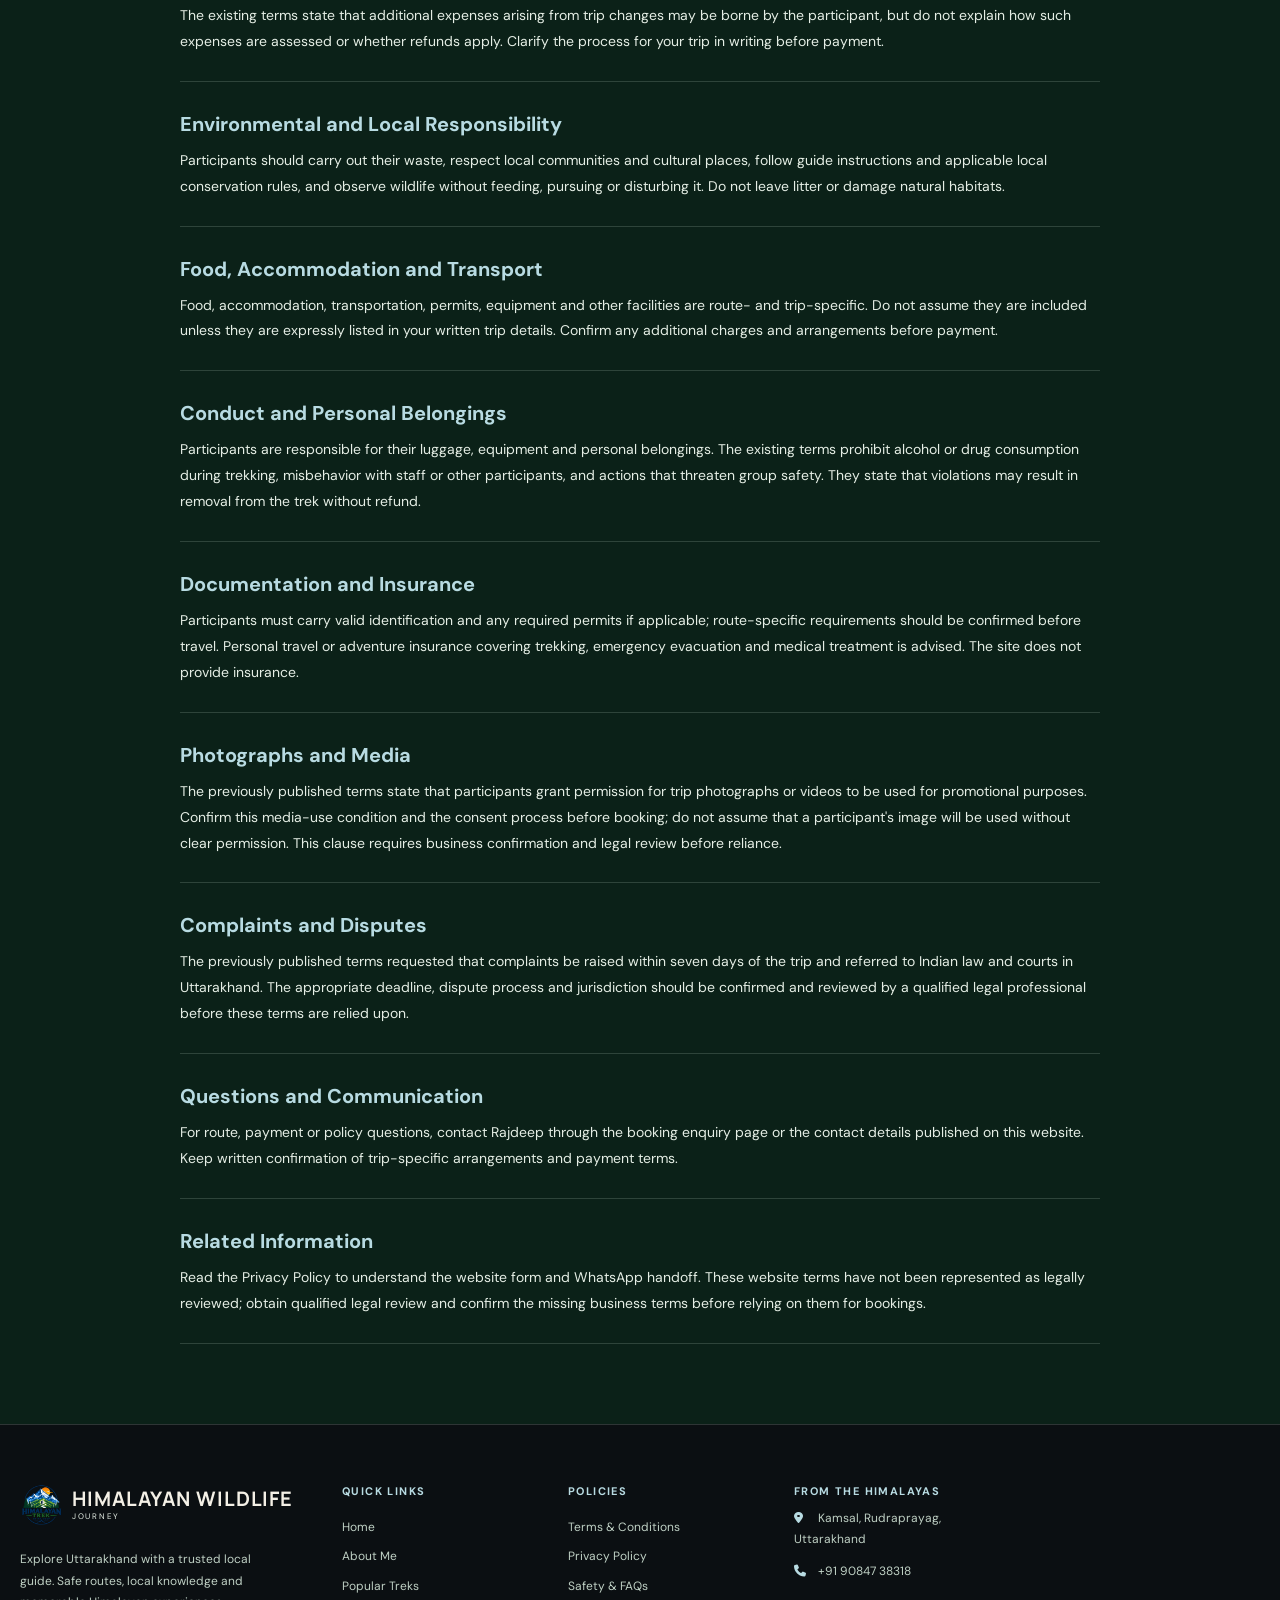
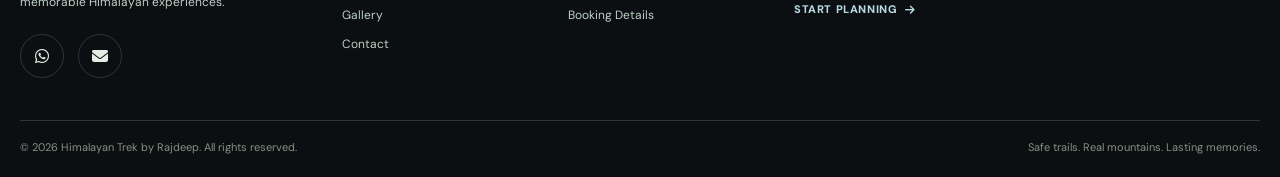
<file: terms.html>
<!DOCTYPE html>
<html lang="en">
<head>
  <meta charset="UTF-8" />
  <meta name="viewport" content="width=device-width, initial-scale=1.0" />
  <meta name="description" content="Read the terms for trek and bird watching enquiries with Himalayan Trek With Rajdeep, including booking requests, trip arrangements and responsibilities." />
  <title>Terms &amp; Conditions | Himalayan Trek With Rajdeep</title>
  <link rel="canonical" href="https://rajdeep112233.github.io/HIMALAYAN-TREK-WITH-RAJDEEP-UTTARAKHAND-GUIDE/terms.html" />
  <meta property="og:type" content="website" />
  <meta property="og:site_name" content="HIMALAYAN TREK WITH RAJDEEP | UTTARAKHAND GUIDE" />
  <meta property="og:title" content="Terms &amp; Conditions | Himalayan Trek With Rajdeep" />
  <meta property="og:description" content="Terms for trek and bird watching enquiries, booking requests, trip arrangements and responsibilities." />
  <meta property="og:url" content="https://rajdeep112233.github.io/HIMALAYAN-TREK-WITH-RAJDEEP-UTTARAKHAND-GUIDE/terms.html" />
  <meta property="og:image" content="https://rajdeep112233.github.io/HIMALAYAN-TREK-WITH-RAJDEEP-UTTARAKHAND-GUIDE/images/Rajdeep.jpeg" />
  <meta property="og:image:alt" content="Rajdeep in the Uttarakhand Himalayan landscape" />
  <meta name="twitter:card" content="summary_large_image" />
  <meta name="twitter:title" content="Terms &amp; Conditions | Himalayan Trek With Rajdeep" />
  <meta name="twitter:description" content="Read the terms governing trek and bird watching enquiries with Rajdeep." />
  <meta name="twitter:image" content="https://rajdeep112233.github.io/HIMALAYAN-TREK-WITH-RAJDEEP-UTTARAKHAND-GUIDE/images/Rajdeep.jpeg" />
  <link rel="icon" type="image/png" href="images/himalayan.png" />
  <link rel="preconnect" href="https://fonts.googleapis.com" />
  <link rel="preconnect" href="https://fonts.gstatic.com" crossorigin />
  <link rel="stylesheet" href="https://fonts.googleapis.com/css2?family=DM+Sans:wght@400;500;600;700&amp;family=Manrope:wght@500;600;700;800&amp;display=swap" />
  <link rel="preconnect" href="https://cdnjs.cloudflare.com" crossorigin />
  <link rel="stylesheet" href="https://cdnjs.cloudflare.com/ajax/libs/font-awesome/6.5.0/css/all.min.css" />
  <link rel="stylesheet" href="css/style.css" />
  <link rel="stylesheet" href="css/responsive.css" />
</head>
<body class="terms-page">
  <header class="site-header">
    <div class="container nav-wrap">
      <a href="index.html#home" class="brand">
        <img class="brand-mark" src="images/himalayan.png" alt="Himalayan Trek by Rajdeep logo" width="1254" height="1254" decoding="async" />
        <span>
          <strong>HIMALAYAN TREK</strong>
          <small>BY RAJDEEP</small>
        </span>
      </a>
      <button class="menu-toggle" id="menuToggle" aria-label="Toggle menu" aria-controls="mainNav" aria-expanded="false">
        <i class="fa-solid fa-bars"></i>
      </button>
      <nav class="main-nav" id="mainNav">
        <a href="index.html#home">HOME</a>
        <a href="index.html#about">ABOUT</a>
        <a href="index.html#treks">TREKS</a>
        <a href="index.html#bird-watching">BIRD WATCHING</a>
        <a href="index.html#gallery">GALLERY</a>
        <a href="index.html#faq">FAQ</a>
        <a href="index.html#contact">CONTACT</a>
        <a class="nav-cta" href="booking.html">PLAN A TRIP</a>
      </nav>
    </div>
  </header>

  <main class="terms-main">
    <div class="container terms-layout">
      <div class="terms-hero">
        <div class="breadcrumb"><a href="index.html">Home</a><span>/</span><span>Terms &amp; Conditions</span></div>
        <span class="terms-eyebrow">HIMALAYAN TREK BY RAJDEEP</span>
        <h1>Terms &amp; Conditions</h1>
        <p>Read these current trip conditions before sending payment. Route-specific arrangements and any missing terms must be confirmed directly before a booking is finalized.</p>
      </div>

      <article class="terms-content">
        <p class="terms-lead">This page summarizes booking and participation information currently published by Himalayan Trek by Rajdeep. It is not a substitute for a route-specific written confirmation or legal advice. Obtain and review the agreed itinerary, price basis, inclusions, exclusions, payment terms and cancellation conditions before making payment.</p>

        <section class="terms-section" id="booking-policy"><h2>Booking and Payment</h2><p>A website or WhatsApp enquiry is a request for information, not a reservation. The booking form opens a prefilled WhatsApp message for you to review and send; this static website does not save enquiries to a booking database or take online payment.</p><p>The currently published booking condition is that a booking is confirmed only after the required advance payment is received. Remaining payment is due before the trek as instructed. The advance amount, payment method, payment deadlines, and any service-specific payment conditions are not specified on this site. Confirm these, along with the itinerary, availability, price basis and inclusions in writing before paying.</p></section>

        <section class="terms-section"><h2>Participant Safety and Preparation</h2><p>Trekking and outdoor activities involve risks including injury, illness, landslides, snowfall and severe or changing weather. Participants should discuss route suitability, fitness and health concerns before confirming a trip, bring suitable personal clothing and equipment, and follow reasonable safety instructions from the guide. Do not join a route if you are not fit for its confirmed demands.</p><p>Participants should discuss relevant medical or accessibility needs directly before booking; do not send sensitive medical details through the general website form. Personal travel or adventure insurance covering trekking, medical treatment and evacuation is advised.</p></section>

        <section class="terms-section" id="cancellation-refund-policy"><h2>Cancellation and Refund Policy</h2><p>The existing published terms state that refunds, if applicable, may take <strong>10–20 working days</strong> to process. They also state that unused services and voluntary withdrawal during a trek are not refundable.</p><p>The site does not define cancellation notice deadlines, refund eligibility by notice period, deductions, or the amount/type of any advance that may be refundable. Request the cancellation terms that apply to your specific trip in writing before paying. No additional refund guarantee is made by this summary.</p></section>

        <section class="terms-section" id="rescheduling-policy"><h2>Rescheduling and Date Changes</h2><p>The current published terms do not specify a rescheduling process, deadline, fee or guarantee. Any date change depends on availability and the conditions agreed for the trip. Contact Rajdeep before making plans to change dates, and obtain confirmation of any revised itinerary, cost and applicable cancellation conditions in writing.</p></section>

        <section class="terms-section" id="weather-policy"><h2>Weather, Route Changes and Official Restrictions</h2><p>Weather conditions, natural events, government restrictions, landslides, road blockages and safety concerns may lead to a modified, postponed or cancelled itinerary. The guide may adapt a route when conditions require it. Follow current official/local advisories and safety instructions.</p><p>The existing terms state that additional expenses arising from trip changes may be borne by the participant, but do not explain how such expenses are assessed or whether refunds apply. Clarify the process for your trip in writing before payment.</p></section>

        <section class="terms-section" id="environmental-responsibility"><h2>Environmental and Local Responsibility</h2><p>Participants should carry out their waste, respect local communities and cultural places, follow guide instructions and applicable local conservation rules, and observe wildlife without feeding, pursuing or disturbing it. Do not leave litter or damage natural habitats.</p></section>

        <section class="terms-section"><h2>Food, Accommodation and Transport</h2><p>Food, accommodation, transportation, permits, equipment and other facilities are route- and trip-specific. Do not assume they are included unless they are expressly listed in your written trip details. Confirm any additional charges and arrangements before payment.</p></section>

        <section class="terms-section"><h2>Conduct and Personal Belongings</h2><p>Participants are responsible for their luggage, equipment and personal belongings. The existing terms prohibit alcohol or drug consumption during trekking, misbehavior with staff or other participants, and actions that threaten group safety. They state that violations may result in removal from the trek without refund.</p></section>

        <section class="terms-section"><h2>Documentation and Insurance</h2><p>Participants must carry valid identification and any required permits if applicable; route-specific requirements should be confirmed before travel. Personal travel or adventure insurance covering trekking, emergency evacuation and medical treatment is advised. The site does not provide insurance.</p></section>

        <section class="terms-section"><h2>Photographs and Media</h2><p>The previously published terms state that participants grant permission for trip photographs or videos to be used for promotional purposes. Confirm this media-use condition and the consent process before booking; do not assume that a participant's image will be used without clear permission. This clause requires business confirmation and legal review before reliance.</p></section>

        <section class="terms-section"><h2>Complaints and Disputes</h2><p>The previously published terms requested that complaints be raised within seven days of the trip and referred to Indian law and courts in Uttarakhand. The appropriate deadline, dispute process and jurisdiction should be confirmed and reviewed by a qualified legal professional before these terms are relied upon.</p></section>

        <section class="terms-section"><h2>Questions and Communication</h2><p>For route, payment or policy questions, contact Rajdeep through the <a href="booking.html">booking enquiry page</a> or the contact details published on this website. Keep written confirmation of trip-specific arrangements and payment terms.</p></section>

        <section class="terms-section"><h2>Related Information</h2><p>Read the <a href="privacy.html">Privacy Policy</a> to understand the website form and WhatsApp handoff. These website terms have not been represented as legally reviewed; obtain qualified legal review and confirm the missing business terms before relying on them for bookings.</p></section>
      </article>
    </div>
  </main>

  <footer class="site-footer">
    <div class="container footer-grid">
      <div class="footer-brand"><a class="brand footer-logo" href="index.html#home"><img class="brand-mark" src="images/himalayan.png" alt="Himalayan Trek by Rajdeep logo" />      <span><strong>HIMALAYAN WILDLIFE</strong><small>JOURNEY</small></span></a><p>Explore Uttarakhand with a trusted local guide. Safe routes, local knowledge and memorable Himalayan experiences.</p><div class="footer-social"><a href="https://wa.me/919084738318" target="_blank" rel="noopener" aria-label="Chat on WhatsApp"><i class="fa-brands fa-whatsapp"></i></a><a href="index.html#booking" aria-label="Contact Rajdeep"><i class="fa-solid fa-envelope"></i></a></div></div>
      <div class="footer-links"><h3>QUICK LINKS</h3><a href="index.html#home">Home</a><a href="index.html#about">About Me</a><a href="index.html#treks">Popular Treks</a><a href="index.html#gallery">Gallery</a><a href="index.html#booking">Contact</a></div>
      <div class="footer-links"><h3>POLICIES</h3><a href="terms.html">Terms &amp; Conditions</a><a href="privacy.html">Privacy Policy</a><a href="index.html#faq">Safety &amp; FAQs</a><a href="index.html#booking">Booking Details</a></div>
      <div class="footer-contact"><h3>FROM THE HIMALAYAS</h3><p><i class="fa-solid fa-location-dot"></i> Kamsal, Rudraprayag, Uttarakhand</p><p><i class="fa-solid fa-phone"></i> +91 90847 38318</p><a class="footer-book-btn" href="index.html#booking">START PLANNING <i class="fa-solid fa-arrow-right"></i></a></div>
    </div>
    <div class="container footer-bottom"><span>&copy; 2026 Himalayan Trek by Rajdeep. All rights reserved.</span><span>Safe trails. Real mountains. Lasting memories.</span></div>
  </footer>
  <script src="js/main.js"></script>
</body>
</html>
</file>
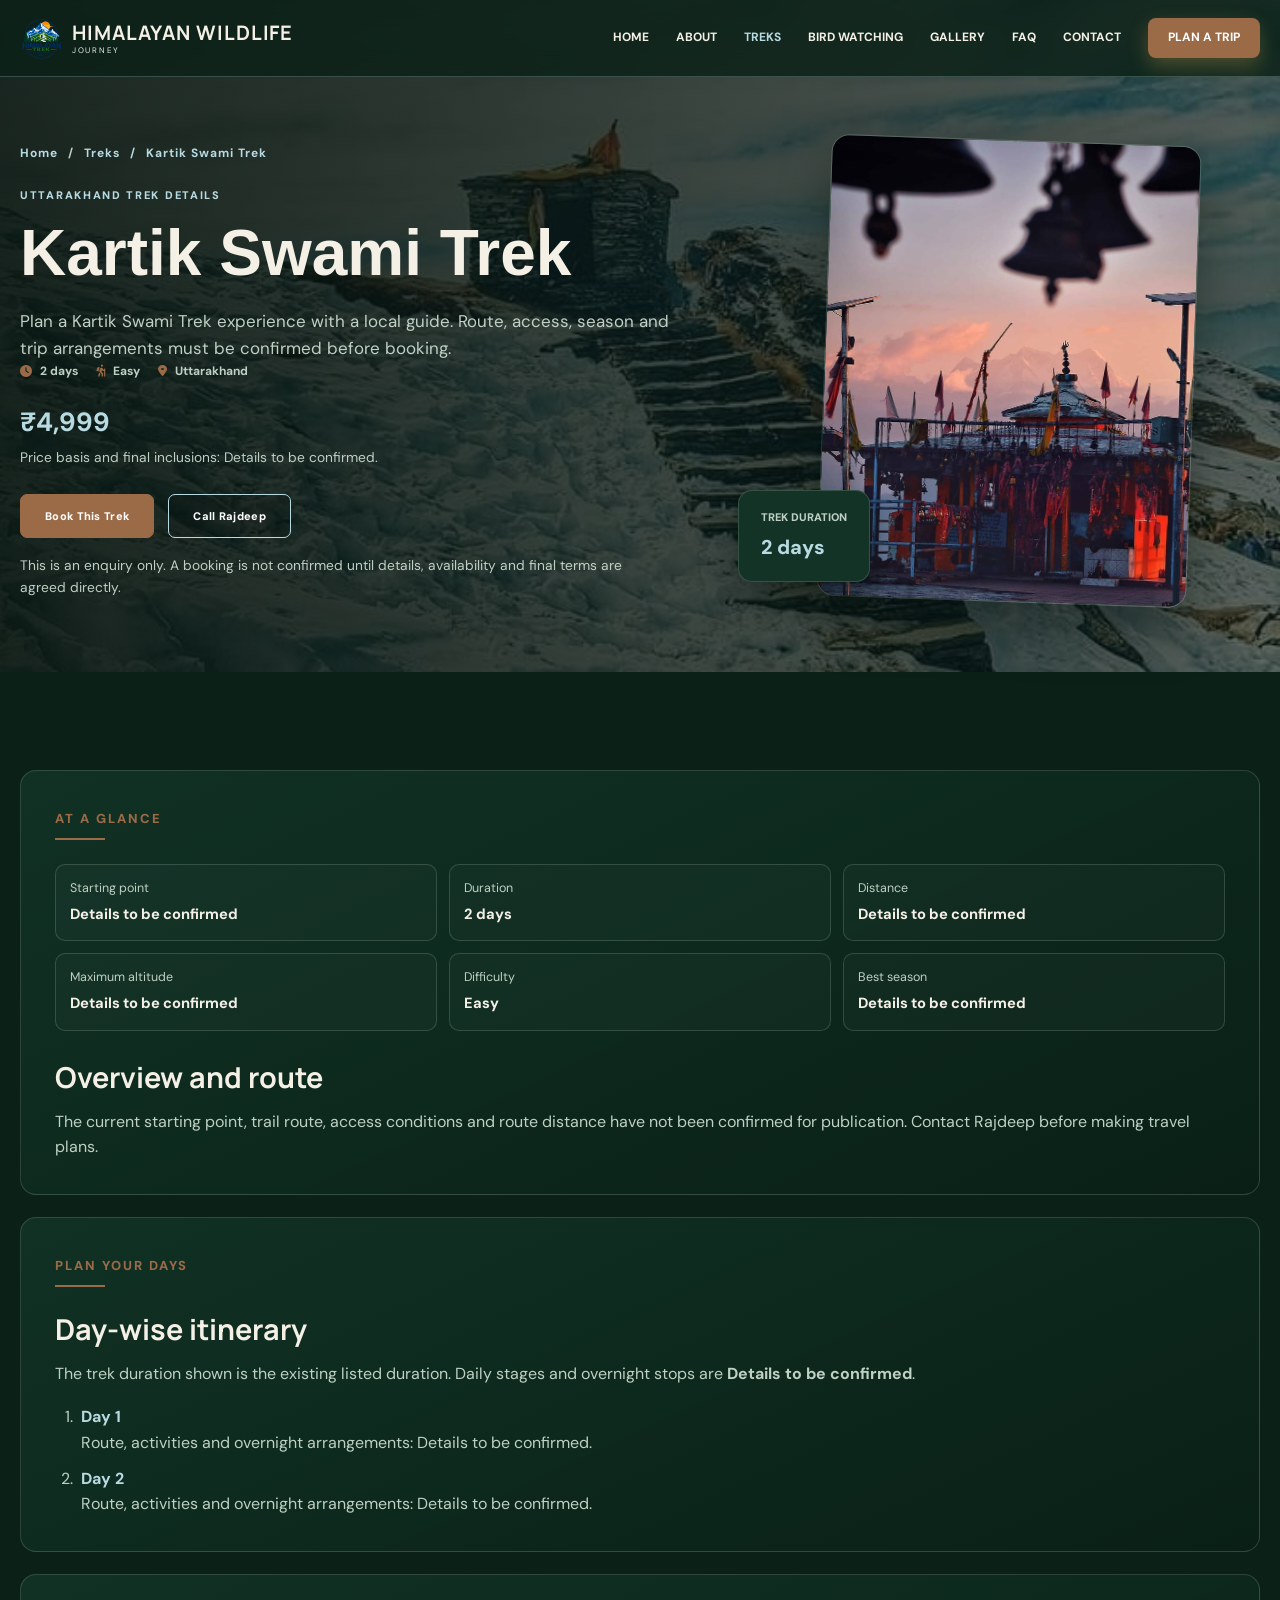
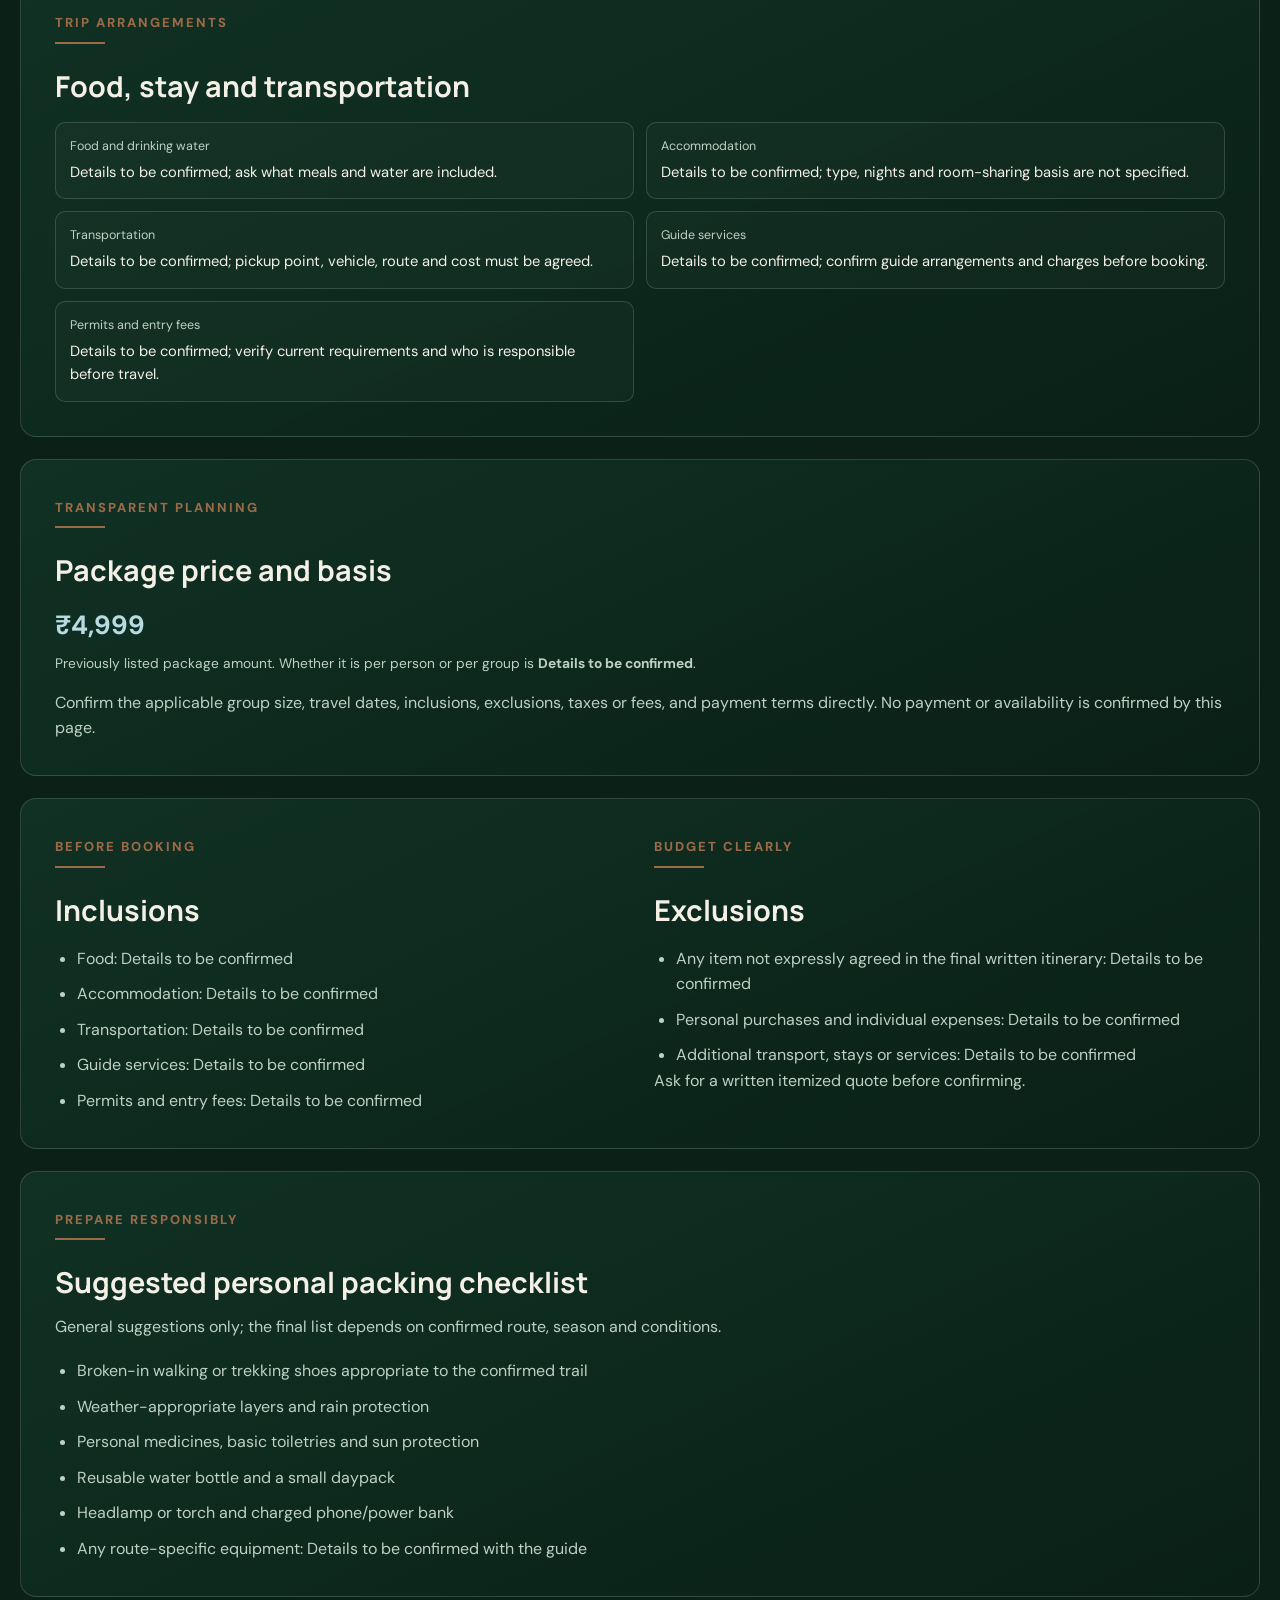
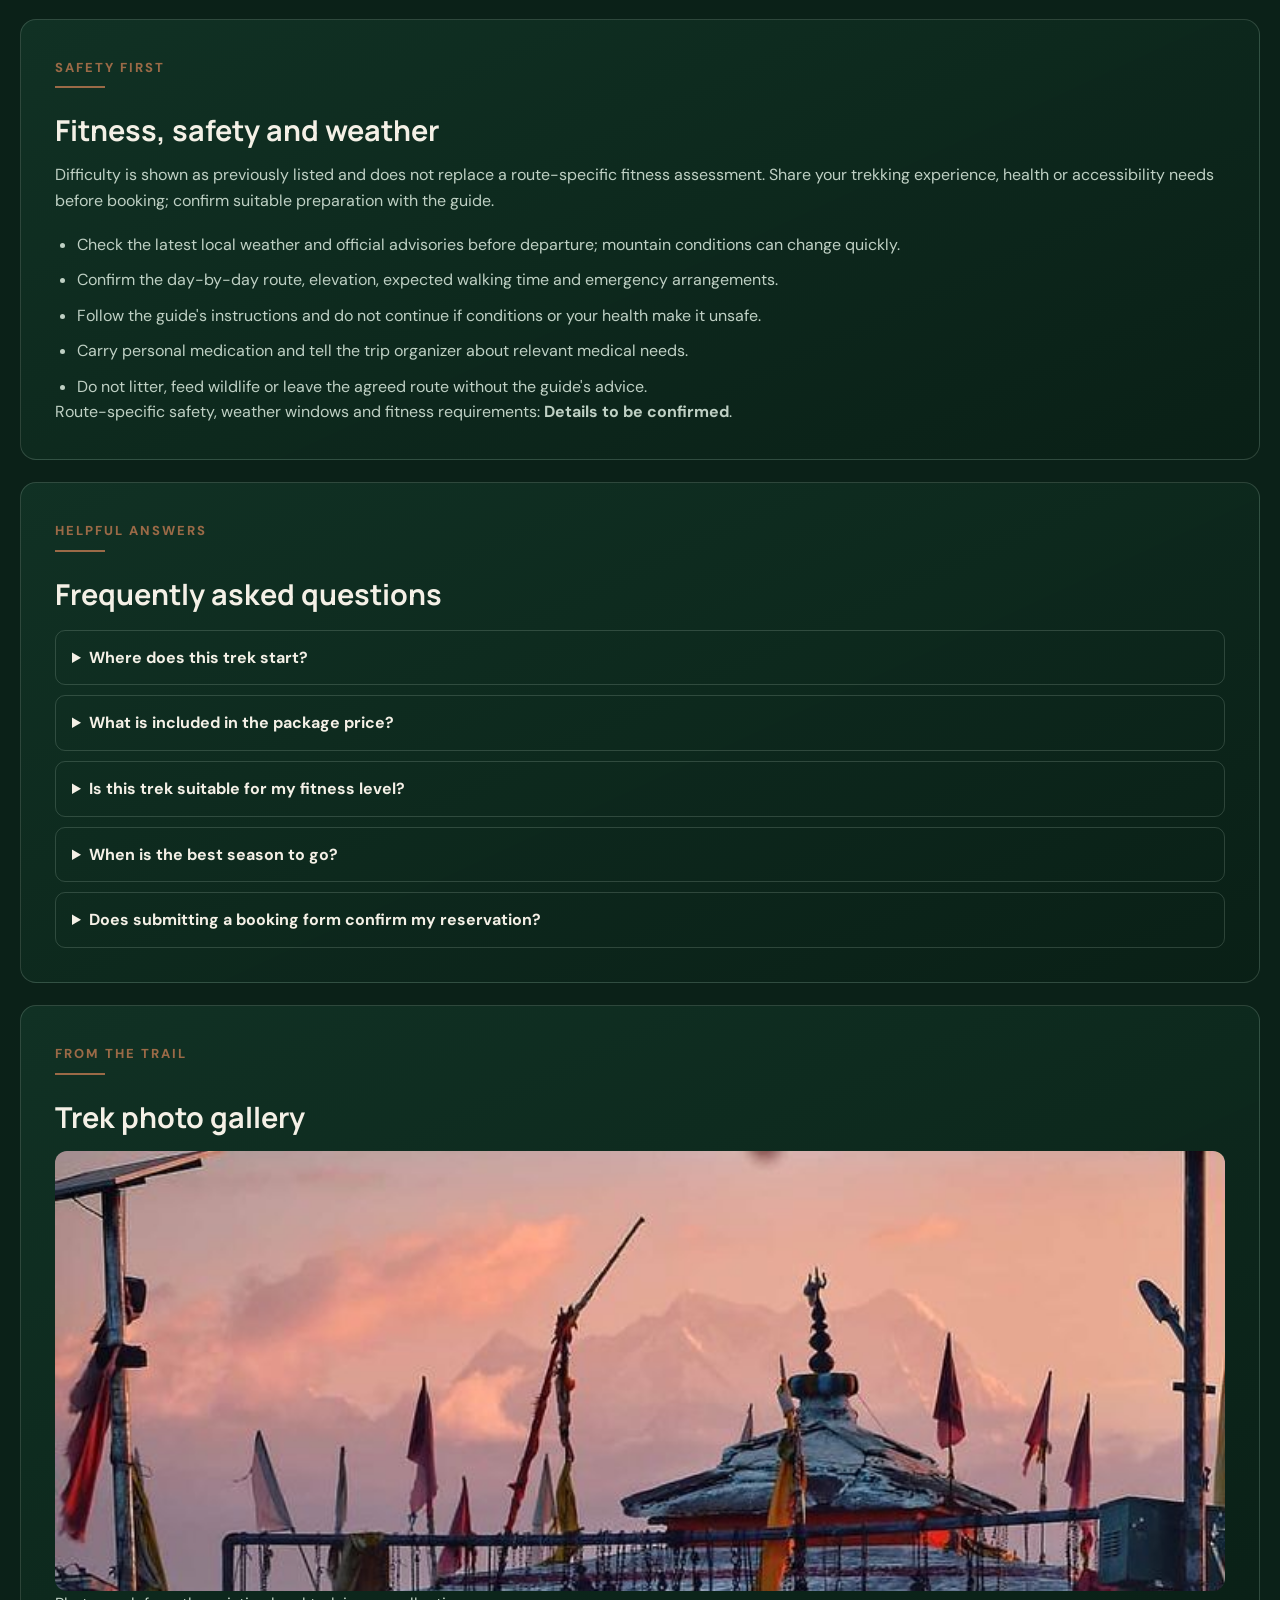
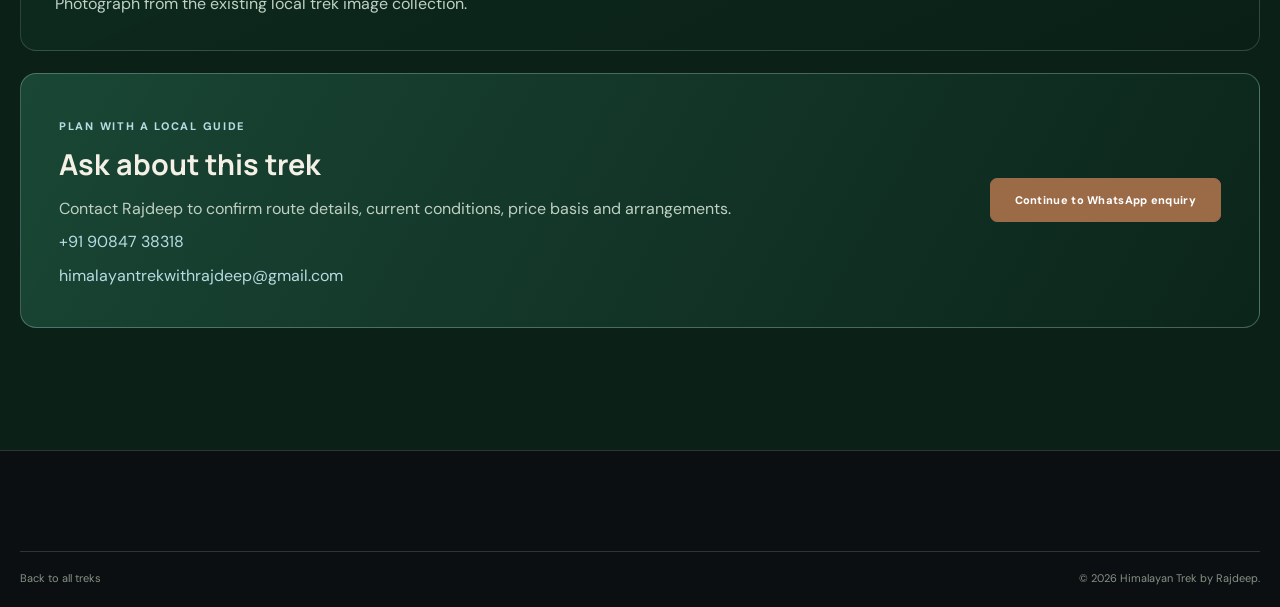
<file: treks.html>
<!doctype html>
<html lang="en">
  <head>
    <meta charset="UTF-8" />
    <meta name="viewport" content="width=device-width, initial-scale=1.0" />
    <meta
      name="description"
      content="Explore trek details and enquiry information for Chopta, Kartik Swami, Kedarnath and other Himalayan routes in Uttarakhand with Rajdeep."
    />
    <title>Uttarakhand Himalayan Treks | Trek Guide Rajdeep</title>
    <meta property="og:type" content="website" />
    <meta property="og:site_name" content="HIMALAYAN TREK WITH RAJDEEP | UTTARAKHAND GUIDE" />
    <meta property="og:title" content="Uttarakhand Himalayan Treks | Trek Guide Rajdeep" />
    <meta property="og:description" content="Explore trek details and enquiry information for Chopta, Kartik Swami, Kedarnath and other Himalayan routes in Uttarakhand with Rajdeep." />
    <meta property="og:url" content="https://rajdeep112233.github.io/HIMALAYAN-TREK-WITH-RAJDEEP-UTTARAKHAND-GUIDE/treks.html?trek=kartik" />
    <meta property="og:image" content="https://rajdeep112233.github.io/HIMALAYAN-TREK-WITH-RAJDEEP-UTTARAKHAND-GUIDE/images/Rajdeep.jpeg" />
    <meta property="og:image:alt" content="Rajdeep in the Uttarakhand Himalayan landscape" />
    <meta name="twitter:card" content="summary_large_image" />
    <meta name="twitter:title" content="Uttarakhand Himalayan Treks | Trek Guide Rajdeep" />
    <meta name="twitter:description" content="Explore trek details and enquiry information for Himalayan routes in Uttarakhand with Rajdeep." />
    <meta name="twitter:image" content="https://rajdeep112233.github.io/HIMALAYAN-TREK-WITH-RAJDEEP-UTTARAKHAND-GUIDE/images/Rajdeep.jpeg" />
    <script type="application/ld+json" id="trekBreadcrumbSchema"></script>
    <link rel="icon" type="image/png" href="images/himalayan.png" />
    <link rel="preconnect" href="https://fonts.googleapis.com" />
    <link rel="preconnect" href="https://fonts.gstatic.com" crossorigin />
    <link rel="stylesheet" href="https://fonts.googleapis.com/css2?family=DM+Sans:wght@400;500;600;700&amp;family=Manrope:wght@500;600;700;800&amp;display=swap" />
    <link rel="preconnect" href="https://cdnjs.cloudflare.com" crossorigin />
    <link rel="stylesheet" href="https://cdnjs.cloudflare.com/ajax/libs/font-awesome/6.5.0/css/all.min.css" />
    <link rel="stylesheet" href="css/style.css" />
    <link rel="stylesheet" href="css/responsive.css" />
  </head>
  <body class="trek-detail-body">
    <header class="site-header">
      <div class="container nav-wrap">
        <a href="index.html#home" class="brand">
          <img class="brand-mark" src="images/himalayan.png" alt="Himalayan Trek by Rajdeep logo" width="1254" height="1254" decoding="async" />
          <span><strong>HIMALAYAN WILDLIFE</strong><small>JOURNEY</small></span>
        </a>
        <button class="menu-toggle" id="menuToggle" aria-label="Toggle menu" aria-controls="mainNav" aria-expanded="false">
          <i class="fa-solid fa-bars"></i>
        </button>
        <nav class="main-nav" id="mainNav">
          <a href="index.html#home">HOME</a>
          <a href="index.html#about">ABOUT</a>
          <a class="active" href="index.html#treks">TREKS</a>
          <a href="index.html#bird-watching">BIRD WATCHING</a>
          <a href="index.html#gallery">GALLERY</a>
          <a href="index.html#faq">FAQ</a>
          <a href="index.html#contact">CONTACT</a>
          <a class="nav-cta" href="booking.html">PLAN A TRIP</a>
        </nav>
      </div>
    </header>

    <main class="trek-detail-page">
      <section class="trek-detail-hero">
        <div class="container trek-detail-hero-grid">
          <div class="trek-detail-copy">
            <div class="breadcrumb">
              <a href="index.html">Home</a><span>/</span><a href="index.html#treks">Treks</a><span>/</span><span id="trekBreadcrumbName">Trek details</span>
            </div>
            <span class="section-kicker">UTTARAKHAND TREK DETAILS</span>
            <h1 id="trekTitle">Trek details</h1>
            <p class="trek-detail-lead" id="trekOverview">Details to be confirmed.</p>
            <div class="detail-hero-meta">
              <span><i class="fa-solid fa-clock" aria-hidden="true"></i><span id="trekDuration">Details to be confirmed</span></span>
              <span><i class="fa-solid fa-person-hiking" aria-hidden="true"></i><span id="trekDifficulty">Details to be confirmed</span></span>
              <span><i class="fa-solid fa-location-dot" aria-hidden="true"></i>Uttarakhand</span>
            </div>
            <p class="trek-price-display"><strong id="trekPrice">Details to be confirmed</strong><span>Price basis and final inclusions: Details to be confirmed.</span></p>
            <div class="detail-hero-actions">
              <a class="btn btn-primary" id="trekBookButton" href="booking.html">Book This Trek</a>
              <a class="btn btn-outline detail-outline" href="tel:+919084738318">Call Rajdeep</a>
            </div>
            <p class="trek-booking-notice">This is an enquiry only. A booking is not confirmed until details, availability and final terms are agreed directly.</p>
          </div>
          <div class="trek-detail-image-wrap">
            <div class="trek-detail-image">
              <img id="trekHeroImage" src="images/kartik%20swami.jpeg" alt="Kartik Swami Trek" width="736" height="919" decoding="async" fetchpriority="high" />
            </div>
            <div class="floating-card"><span class="floating-label">Trek duration</span><span class="floating-value" id="trekDurationBadge">Details to be confirmed</span></div>
          </div>
        </div>
      </section>

      <section class="trek-detail-main">
        <div class="container trek-details-content">
          <section class="trek-information-card" aria-labelledby="routeHeading">
            <div class="section-heading detail-heading"><span>At a glance</span></div>
            <div class="trek-facts-grid">
              <div><span>Starting point</span><strong>Details to be confirmed</strong></div>
              <div><span>Duration</span><strong id="trekFactDuration">Details to be confirmed</strong></div>
              <div><span>Distance</span><strong>Details to be confirmed</strong></div>
              <div><span>Maximum altitude</span><strong>Details to be confirmed</strong></div>
              <div><span>Difficulty</span><strong id="trekFactDifficulty">Details to be confirmed</strong></div>
              <div><span>Best season</span><strong>Details to be confirmed</strong></div>
            </div>
            <h2 id="routeHeading">Overview and route</h2>
            <p>The current starting point, trail route, access conditions and route distance have not been confirmed for publication. Contact Rajdeep before making travel plans.</p>
          </section>

          <section class="trek-information-card" aria-labelledby="itineraryHeading">
            <div class="section-heading detail-heading"><span>Plan your days</span></div>
            <h2 id="itineraryHeading">Day-wise itinerary</h2>
            <p>The trek duration shown is the existing listed duration. Daily stages and overnight stops are <strong>Details to be confirmed</strong>.</p>
            <ol class="trek-itinerary" id="trekItinerary"></ol>
          </section>

          <section class="trek-information-card" aria-labelledby="logisticsHeading">
            <div class="section-heading detail-heading"><span>Trip arrangements</span></div>
            <h2 id="logisticsHeading">Food, stay and transportation</h2>
            <dl class="trek-logistics">
              <div><dt>Food and drinking water</dt><dd>Details to be confirmed; ask what meals and water are included.</dd></div>
              <div><dt>Accommodation</dt><dd>Details to be confirmed; type, nights and room-sharing basis are not specified.</dd></div>
              <div><dt>Transportation</dt><dd>Details to be confirmed; pickup point, vehicle, route and cost must be agreed.</dd></div>
              <div><dt>Guide services</dt><dd>Details to be confirmed; confirm guide arrangements and charges before booking.</dd></div>
              <div><dt>Permits and entry fees</dt><dd>Details to be confirmed; verify current requirements and who is responsible before travel.</dd></div>
            </dl>
          </section>

          <section class="trek-information-card" aria-labelledby="priceHeading">
            <div class="section-heading detail-heading"><span>Transparent planning</span></div>
            <h2 id="priceHeading">Package price and basis</h2>
            <p class="trek-price-line"><strong id="trekPackagePrice">Details to be confirmed</strong><span>Previously listed package amount. Whether it is per person or per group is <strong>Details to be confirmed</strong>.</span></p>
            <p>Confirm the applicable group size, travel dates, inclusions, exclusions, taxes or fees, and payment terms directly. No payment or availability is confirmed by this page.</p>
          </section>

          <section class="trek-information-card trek-inclusion-grid" aria-label="Package inclusions and exclusions">
            <div>
              <div class="section-heading detail-heading"><span>Before booking</span></div>
              <h2>Inclusions</h2>
              <ul class="trek-detail-list">
                <li>Food: Details to be confirmed</li>
                <li>Accommodation: Details to be confirmed</li>
                <li>Transportation: Details to be confirmed</li>
                <li>Guide services: Details to be confirmed</li>
                <li>Permits and entry fees: Details to be confirmed</li>
              </ul>
            </div>
            <div>
              <div class="section-heading detail-heading"><span>Budget clearly</span></div>
              <h2>Exclusions</h2>
              <ul class="trek-detail-list">
                <li>Any item not expressly agreed in the final written itinerary: Details to be confirmed</li>
                <li>Personal purchases and individual expenses: Details to be confirmed</li>
                <li>Additional transport, stays or services: Details to be confirmed</li>
              </ul>
              <p>Ask for a written itemized quote before confirming.</p>
            </div>
          </section>

          <section class="trek-information-card" aria-labelledby="packingHeading">
            <div class="section-heading detail-heading"><span>Prepare responsibly</span></div>
            <h2 id="packingHeading">Suggested personal packing checklist</h2>
            <p>General suggestions only; the final list depends on confirmed route, season and conditions.</p>
            <ul class="trek-detail-list trek-packing-list">
              <li>Broken-in walking or trekking shoes appropriate to the confirmed trail</li>
              <li>Weather-appropriate layers and rain protection</li>
              <li>Personal medicines, basic toiletries and sun protection</li>
              <li>Reusable water bottle and a small daypack</li>
              <li>Headlamp or torch and charged phone/power bank</li>
              <li>Any route-specific equipment: Details to be confirmed with the guide</li>
            </ul>
          </section>

          <section class="trek-information-card" aria-labelledby="safetyHeading">
            <div class="section-heading detail-heading"><span>Safety first</span></div>
            <h2 id="safetyHeading">Fitness, safety and weather</h2>
            <p>Difficulty is shown as previously listed and does not replace a route-specific fitness assessment. Share your trekking experience, health or accessibility needs before booking; confirm suitable preparation with the guide.</p>
            <ul class="trek-detail-list">
              <li>Check the latest local weather and official advisories before departure; mountain conditions can change quickly.</li>
              <li>Confirm the day-by-day route, elevation, expected walking time and emergency arrangements.</li>
              <li>Follow the guide's instructions and do not continue if conditions or your health make it unsafe.</li>
              <li>Carry personal medication and tell the trip organizer about relevant medical needs.</li>
              <li>Do not litter, feed wildlife or leave the agreed route without the guide's advice.</li>
            </ul>
            <p>Route-specific safety, weather windows and fitness requirements: <strong>Details to be confirmed</strong>.</p>
          </section>

          <section class="trek-information-card" aria-labelledby="faqHeading">
            <div class="section-heading detail-heading"><span>Helpful answers</span></div>
            <h2 id="faqHeading">Frequently asked questions</h2>
            <div class="trek-faq-list">
              <details><summary>Where does this trek start?</summary><p>Starting point and transfer arrangements: Details to be confirmed. Contact Rajdeep before booking travel.</p></details>
              <details><summary>What is included in the package price?</summary><p>Food, accommodation, transport, guide services, permits and other inclusions: Details to be confirmed. Request an itemized quote.</p></details>
              <details><summary>Is this trek suitable for my fitness level?</summary><p>Share your experience and health or accessibility needs so route-specific difficulty and preparation can be discussed. Details to be confirmed.</p></details>
              <details><summary>When is the best season to go?</summary><p>Seasonal access and current conditions: Details to be confirmed. Confirm the intended dates against local weather and advisories.</p></details>
              <details><summary>Does submitting a booking form confirm my reservation?</summary><p>No. It opens a WhatsApp enquiry. Your request is not received until you send the message, and the trek is not reserved or confirmed until arrangements are agreed directly.</p></details>
            </div>
          </section>

          <section class="trek-information-card" aria-labelledby="galleryHeading">
            <div class="section-heading detail-heading"><span>From the trail</span></div>
            <h2 id="galleryHeading">Trek photo gallery</h2>
            <div class="trek-photo-gallery" id="trekPhotoGallery">
              <img id="trekGalleryImage" src="images/kartik%20swami.jpeg" alt="Kartik Swami Trek" width="736" height="919" loading="lazy" decoding="async" />
            </div>
            <p>Photograph from the existing local trek image collection.</p>
          </section>

          <section class="trek-contact-card" aria-labelledby="contactHeading">
            <div>
              <span class="section-kicker">PLAN WITH A LOCAL GUIDE</span>
              <h2 id="contactHeading">Ask about this trek</h2>
              <p>Contact Rajdeep to confirm route details, current conditions, price basis and arrangements.</p>
              <a href="tel:+919084738318">+91 90847 38318</a>
              <a href="mailto:himalayantrekwithrajdeep@gmail.com">himalayantrekwithrajdeep@gmail.com</a>
            </div>
            <a class="btn btn-primary" id="trekWhatsappButton" href="booking.html">Continue to WhatsApp enquiry</a>
          </section>
        </div>
      </section>
    </main>

    <footer class="site-footer">
      <div class="container footer-bottom">
        <a href="index.html#treks">Back to all treks</a>
        <span>&copy; 2026 Himalayan Trek by Rajdeep.</span>
      </div>
    </footer>
    <script src="js/main.js"></script>
    <script src="js/trek.js"></script>
  </body>
</html>
</file>
<file: css/style.css>
/* ==============================
   HIMALAYAN WILDLIFE JOURNEY
   Main stylesheet
================================ */

:root {
  --bg: #0b2118;
  --panel: #123326;
  --panel-2: #1b4937;
  --line: rgba(205, 224, 211, .18);
  --text: #f4f0e6;
  --muted: #bfd0c4;
  --soft: #e5eee5;
  --orange: #9b6a47;
  --orange-light: #b8dbe2;
  --orange-dark: #6b4731;
  --green: #85ad88;
  --sage: #d7e5d8;
  --shadow: rgba(2, 15, 9, .42);
  --max: 1260px;
}

* {
  margin: 0;
  padding: 0;
  box-sizing: border-box;
}

html {
  scroll-behavior: smooth;
  scroll-padding-top: 82px;
}

[id] {
  scroll-margin-top: 82px;
}

html, body {
  max-width: 100%;
  overflow-x: clip;
}

body {
  font-family: "DM Sans", "Avenir Next", sans-serif;
  background:
    radial-gradient(circle at 78% 6%, rgba(184, 219, 226, .09), transparent 22%),
    radial-gradient(circle at 10% 76%, rgba(133, 173, 136, .09), transparent 28%),
    var(--bg);
  color: var(--text);
  line-height: 1.6;
}

img {
  display: block;
  width: 100%;
}

a {
  color: inherit;
  text-decoration: none;
}

a:focus-visible {
  outline: 2px solid var(--orange-light);
  outline-offset: 3px;
  border-radius: 4px;
}

button,
input,
select,
textarea {
  font: inherit;
}

button {
  cursor: pointer;
}

.container {
  width: min(var(--max), calc(100% - 40px));
  margin-inline: auto;
}

.page-intro {
  padding-top: 150px;
  padding-bottom: 80px;
}

.page-intro h1 {
  max-width: 760px;
  margin: 12px 0 18px;
  font-family: "Manrope", sans-serif;
  font-size: clamp(2.5rem, 6vw, 5rem);
  line-height: 1.05;
}

.page-intro p {
  max-width: 720px;
  color: var(--muted);
  font-size: 1.1rem;
}

.page-content-grid,
.feature-grid,
.destination-grid,
.gallery-page-grid {
  display: grid;
  gap: 28px;
}

.page-content-grid {
  grid-template-columns: minmax(220px, .8fr) 1.2fr;
  align-items: center;
}

.about-hero-section {
  padding-top: 150px;
  padding-bottom: 30px;
}

.about-hero-grid {
  display: grid;
  grid-template-columns: 1.1fr .9fr;
  gap: 40px;
  align-items: center;
}

.about-hero-copy h1 {
  margin: 12px 0 18px;
  font-size: clamp(2.8rem, 5vw, 5rem);
  line-height: 1.04;
}

.about-hero-copy p {
  max-width: 620px;
  color: var(--muted);
  font-size: 1.08rem;
  line-height: 1.8;
}

.about-hero-actions {
  display: flex;
  flex-wrap: wrap;
  gap: 14px;
  margin-top: 26px;
}

.about-hero-visual {
  position: relative;
  display: flex;
  justify-content: center;
}

.about-hero-visual img {
  width: min(100%, 480px);
  aspect-ratio: 4 / 5;
  object-fit: cover;
  border-radius: 22px;
  border: 1px solid rgba(214, 181, 106, 0.4);
  box-shadow: 0 30px 60px rgba(0, 0, 0, 0.45);
}

.about-badge {
  position: absolute;
  left: 18px;
  bottom: 22px;
  display: flex;
  flex-direction: column;
  gap: 5px;
  padding: 16px 18px;
  background: rgba(10, 24, 18, 0.8);
  border: 1px solid rgba(214, 181, 106, 0.5);
  border-radius: 14px;
  backdrop-filter: blur(8px);
}

.about-badge span {
  font-size: 10px;
  letter-spacing: 2px;
  text-transform: uppercase;
  color: var(--orange-light);
}

.about-badge strong {
  font-size: 1.5rem;
  color: #fff;
}

.about-stats-grid {
  display: grid;
  grid-template-columns: repeat(3, 1fr);
  gap: 22px;
}

.about-stat-card {
  padding: 28px 22px;
  border: 1px solid var(--line);
  background: linear-gradient(180deg, rgba(18, 51, 38, 0.8), rgba(13, 31, 24, 0.9));
  border-radius: 18px;
  box-shadow: 0 18px 30px rgba(0,0,0,0.18);
}

.about-stat-card i {
  display: inline-flex;
  margin-bottom: 14px;
  color: var(--orange-light);
  font-size: 1.9rem;
}

.about-stat-card h3 {
  margin-bottom: 8px;
  font-size: 1.2rem;
}

.about-stat-card p {
  color: var(--muted);
  line-height: 1.7;
}

.about-story-image-wrap img {
  width: 100%;
  height: 100%;
  min-height: 420px;
  object-fit: cover;
  border-radius: 18px;
  border: 1px solid var(--line);
}

.about-vision-box {
  padding: 30px 28px;
  border: 1px solid rgba(214, 181, 106, 0.35);
  background: linear-gradient(135deg, rgba(14, 37, 26, 0.96), rgba(10, 25, 17, 0.96));
  border-radius: 18px;
}

.about-vision-box p {
  color: var(--muted);
  line-height: 1.8;
}

.feature-grid,
.destination-grid {
  grid-template-columns: repeat(3, 1fr);
}

.feature-grid article,
.destination-grid article,
.contact-options a {
  padding: 28px;
  border: 1px solid var(--line);
  background: rgba(18, 51, 38, .7);
}

.feature-grid i,
.contact-options i {
  color: var(--orange-light);
  font-size: 1.8rem;
  margin-bottom: 14px;
}

.feature-grid h2,
.destination-grid h2 {
  margin-bottom: 8px;
}

.destination-grid img {
  aspect-ratio: 4 / 3;
  object-fit: cover;
  margin-bottom: 18px;
}

.gallery-page-grid {
  grid-template-columns: repeat(3, 1fr);
}

.gallery-page-grid img {
  aspect-ratio: 1;
  object-fit: cover;
}

.contact-options a {
  display: block;
}

@media (min-width: 1800px) {
  :root {
    --max: 1420px;
  }

  .hero {
    min-height: 720px;
  }

  .content-section {
    padding: 82px 0;
  }
}

/* Header */
.site-header {
  position: fixed;
  inset: 0 0 auto;
  z-index: 1000;
  background: rgba(11, 33, 24, .82);
  backdrop-filter: blur(12px);
  border-bottom: 1px solid rgba(184, 219, 226, .24);
}

.nav-wrap {
  min-height: 76px;
  display: flex;
  align-items: center;
  justify-content: space-between;
}

.brand {
  display: inline-flex;
  align-items: center;
  gap: 9px;
  line-height: 1;
}

.brand-mark {
  display: block;
  width: 43px;
  height: 43px;
  flex: 0 0 43px;
  text-shadow: 0 0 16px rgba(215,168,74,.7);
}

.brand strong,
.brand small {
  display: block;
}

.brand strong {
  font-family: "Manrope", sans-serif;
  font-size: 20px;
  letter-spacing: .9px;
}

.brand small {
  margin-top: 3px;
  font-size: 8px;
  letter-spacing: 1.7px;
  color: var(--soft);
}

.main-nav {
  display: flex;
  align-items: center;
  gap: 27px;
}

.main-nav a {
  font-size: 12px;
  font-weight: 700;
  transition: color .2s ease, transform .2s ease;
}

.main-nav a:hover,
.main-nav a.active {
  color: var(--orange-light);
}

.main-nav a:focus-visible,
.menu-toggle:focus-visible,
.btn:focus-visible,
.small-btn:focus-visible,
button:focus-visible,
input:focus-visible,
select:focus-visible,
textarea:focus-visible {
  outline: 2px solid var(--orange-light);
  outline-offset: 3px;
}

.main-nav .nav-cta {
  padding: 10px 20px;
  border-radius: 8px;
  background: var(--orange);
  color: #fff;
  box-shadow: 0 8px 20px rgba(215,168,74,.3);
}

.main-nav .nav-cta:hover {
  background: var(--orange-dark);
  color: #fff;
}

.menu-toggle {
  display: none;
  min-width: 44px;
  min-height: 44px;
  background: transparent;
  color: #fff;
  border: 0;
  font-size: 24px;
}

/* Hero */
.hero {
  min-height: 620px;
  position: relative;
  display: flex;
  align-items: center;
  background:
    linear-gradient(90deg, rgba(5, 25, 17, .94) 0%, rgba(5, 25, 17, .76) 43%, rgba(5, 25, 17, .20) 76%),
    url("../images/Rajdeep.jpeg?v=20260917-1") 70% center/cover no-repeat;
}

.hero-overlay {
  position: absolute;
  inset: 0;
  background: linear-gradient(0deg, rgba(8,12,16,.65), transparent 50%), radial-gradient(circle at 85% 50%, transparent, rgba(0,0,0,.5));
}

.hero-content {
  position: relative;
  z-index: 2;
  padding-top: 96px;
}

.hero-copy {
  width: min(560px, 100%);
}

.eyebrow {
  color: var(--orange-light);
  font-weight: 800;
  font-size: 15px;
  letter-spacing: 2px;
  margin-bottom: 4px;
  text-transform: uppercase;
}

.hero h1 {
  font-family: "Manrope", "Avenir Next", sans-serif;
  font-size: clamp(2rem, 7.5vw, 5.25rem);
  line-height: .92;
  letter-spacing: .04em;
  color: var(--text);
  text-shadow: 0 4px 16px rgba(0,0,0,.65);
}

.hero h2 {
  font-size: clamp(21px, 2vw, 34px);
  margin-top: 12px;
  letter-spacing: .9px;
  color: var(--orange-light);
  font-weight: 500;
}

.location {
  margin-top: 10px;
  font-size: 11px;
  font-weight: 700;
  letter-spacing: .7px;
  color: var(--soft);
}

.location i {
  margin-right: 6px;
  color: var(--orange-light);
}

.hero-text {
  max-width: 460px;
  margin: 16px 0 24px;
  font-size: 14px;
  color: var(--soft);
  line-height: 1.8;
}

.hero-actions {
  display: flex;
  flex-wrap: wrap;
  gap: 12px;
}

.btn,
.small-btn {
  display: inline-flex;
  align-items: center;
  justify-content: center;
  min-height: 44px;
  border-radius: 7px;
  font-size: 11px;
  font-weight: 800;
  letter-spacing: .3px;
  transition: .2s ease;
}

.btn {
  min-height: 44px;
  padding: 0 24px;
}

.btn-primary {
  background: var(--orange);
  color: #fff;
  border: 1px solid var(--orange);
}

.btn-primary:hover {
  background: var(--orange-dark);
  transform: translateY(-2px);
}

.btn-outline {
  border: 1px solid rgba(255,255,255,.55);
  color: #fff;
  background: rgba(0,0,0,.12);
}

.btn-outline:hover {
  border-color: var(--orange-light);
  color: var(--orange-light);
}

.btn-outline i {
  margin-right: 7px;
}

.social-rail {
  position: absolute;
  right: 34px;
  top: 50%;
  transform: translateY(-50%);
  display: flex;
  flex-direction: column;
  gap: 17px;
  z-index: 4;
}

.social-rail a {
  width: 40px;
  height: 40px;
  border-radius: 50%;
  display: flex;
  align-items: center;
  justify-content: center;
  background: rgba(0,0,0,.25);
  border: 1px solid rgba(255,255,255,.16);
  transition: .2s ease;
}

.social-rail a:hover {
  color: var(--orange);
  border-color: var(--orange);
}

.follow-me {
  margin-top: 20px;
  font-size: 11px;
  color: var(--muted);
}

.follow-me b {
  color: var(--text);
}

.follow-me a {
  color: var(--muted);
  margin: 0 6px;
}

.follow-me a:hover {
  color: var(--orange);
}

/* Trust strip */
.trust-strip {
  background: var(--panel);
  border-bottom: 1px solid var(--line);
}

.trust-grid {
  min-height: 110px;
  display: grid;
  grid-template-columns: repeat(4, minmax(150px, 1fr));
  align-items: center;
  gap: 16px;
}

.trust-item {
  display: flex;
  align-items: center;
  gap: 12px;
}

.trust-item i {
  color: var(--orange);
  font-size: 21px;
}

.trust-item strong {
  display: block;
  font-size: 14px;
}

.trust-item small {
  color: var(--muted);
  font-size: 11px;
}

/* Main layout */
.content-section {
  padding: 70px 0;
  background: var(--bg);
}

.terms-main {
  padding: 142px 0 80px;
  background:
    radial-gradient(circle at 80% 4%, rgba(215,168,74,.1), transparent 24%),
    var(--bg);
}

.terms-layout {
  max-width: 920px;
}

.terms-hero {
  padding: 0 0 38px;
  border-bottom: 1px solid var(--line);
}

.breadcrumb {
  display: flex;
  align-items: center;
  gap: 9px;
  margin-bottom: 22px;
  color: var(--muted);
  font-size: 12px;
}

.breadcrumb a:hover {
  color: var(--orange-light);
}

.terms-eyebrow {
  color: var(--orange-light);
  font-size: 11px;
  font-weight: 800;
  letter-spacing: 1.8px;
}

.terms-hero h1 {
  margin-top: 9px;
  color: var(--text);
  font-family: "Barlow Condensed", "Avenir Next", "Inter", sans-serif;
  font-size: clamp(44px, 7vw, 78px);
  line-height: .95;
}

.terms-hero p {
  max-width: 620px;
  margin-top: 16px;
  color: var(--muted);
  font-size: 14px;
}

.terms-content {
  padding-top: 36px;
  color: var(--soft);
  font-size: 14px;
  line-height: 1.85;
}

.terms-content p {
  margin-bottom: 16px;
}

.terms-lead {
  padding: 20px 22px;
  border-left: 3px solid var(--orange);
  background: var(--panel);
  border-radius: 0 8px 8px 0;
}

.terms-section {
  padding: 30px 0 10px;
  border-bottom: 1px solid var(--line);
}

.terms-section h2 {
  margin-bottom: 12px;
  color: var(--orange-light);
  font-size: 20px;
  line-height: 1.2;
}

.terms-section ul {
  margin: 10px 0 16px 20px;
}

.terms-section li {
  padding-left: 5px;
  margin: 4px 0;
}

.terms-section li::marker {
  color: var(--orange);
}

.page-grid {
  display: grid;
  grid-template-columns: minmax(560px, 2fr) minmax(280px, 1fr);
  gap: 30px;
  align-items: start;
}

.lower-grid {
  display: grid;
  grid-template-columns: repeat(2, minmax(320px, 1fr));
  gap: 30px;
}

.section-heading {
  margin-bottom: 24px;
}

.section-heading span {
  display: inline-block;
  color: var(--orange);
  font-weight: 800;
  font-size: 11px;
  text-transform: uppercase;
  letter-spacing: 2px;
}

.section-heading span::after {
  content: "";
  width: 50px;
  height: 2px;
  background: var(--orange);
  display: block;
  margin-top: 8px;
}

.about-card {
  display: grid;
  grid-template-columns: minmax(160px, 200px) 1fr;
  align-items: center;
  gap: 22px;
  padding: 20px;
  border: 1px solid var(--line);
  background: var(--panel);
  border-radius: 12px;
}

.about-card img {
  width: 180px;
  height: 180px;
  object-fit: cover;
  border-radius: 50%;
  border: 2px solid var(--orange);
}

.about-copy p {
  color: var(--muted);
  font-size: 13px;
  line-height: 1.7;
}

.about-bird-card {
  display: grid;
  grid-template-columns: minmax(170px, 230px) 1fr;
  gap: 22px;
  align-items: stretch;
  margin-top: 24px;
  padding: 16px;
  border: 1px solid rgba(215,168,74,.35);
  background: linear-gradient(135deg, rgba(22,43,29,.96), rgba(11,27,18,.96));
  border-radius: 12px;
  overflow: hidden;
}

.about-bird-photo img {
  height: 100%;
  min-height: 230px;
  object-fit: cover;
}

.about-bird-copy {
  padding: 6px 8px 6px 0;
}

.about-bird-copy .section-heading {
  margin-bottom: 10px;
}

.about-bird-copy h3 {
  margin-bottom: 8px;
  font-size: 24px;
  color: var(--orange-light);
}

.about-bird-copy p {
  color: var(--muted);
  font-size: 13px;
  line-height: 1.75;
}

.about-bird-facts {
  display: flex;
  flex-wrap: wrap;
  gap: 9px 16px;
  margin: 16px 0 2px;
}

.about-bird-facts span {
  color: var(--soft);
  font-size: 11px;
}

.about-bird-facts i {
  margin-right: 5px;
  color: var(--orange);
}

.about-bird-copy .small-btn i {
  margin-left: 8px;
}

.small-btn {
  width: fit-content;
  margin-top: 16px;
  padding: 11px 20px;
  background: var(--orange);
  color: #fff;
}

.small-btn:hover {
  background: var(--orange-dark);
}

.booking-panel,
.contact-card {
  background: var(--panel);
  border: 1px solid var(--line);
  border-radius: 12px;
  padding: 20px;
}

.booking-panel .why-list,
.why-list {
  display: flex;
  flex-direction: column;
  gap: 14px;
}

.why-list div,
.why-list li {
  color: var(--muted);
  font-size: 13px;
}

.why-list div i,
.why-list li i {
  color: var(--green);
  margin-right: 8px;
}

.trek-grid {
  display: grid;
  grid-template-columns: repeat(3, minmax(190px, 1fr));
  gap: 20px;
}

.trek-card {
  background: var(--panel);
  border: 1px solid var(--line);
  border-radius: 14px;
  overflow: hidden;
  transition: transform .2s ease, box-shadow .2s ease;
}

.trek-card:hover {
  transform: translateY(-4px);
  box-shadow: 0 16px 25px rgba(0,0,0,.35);
}

.trek-card img {
  height: 180px;
  object-fit: cover;
}

.trek-info {
  padding: 14px 16px 18px;
}

.trek-info h3 {
  font-size: 17px;
  margin-bottom: 8px;
}

.trek-info p {
  color: var(--muted);
  font-size: 12px;
}

.trek-info strong {
  display: block;
  color: var(--orange);
  margin-top: 10px;
  font-size: 13px;
}

.birdwatching-section {
  background: linear-gradient(180deg, rgba(14, 27, 17, 0.75), rgba(10, 18, 13, 0.9));
}

.birdwatching-intro {
  margin: -10px 0 24px;
}

.birdwatching-intro p {
  max-width: 760px;
  color: var(--muted);
  font-size: 14px;
  line-height: 1.8;
}

.bird-home-intro {
  margin-top: 24px;
}

.bird-home-practice,
.bird-home-why,
.bird-home-cta {
  margin-top: 42px;
}

.bird-home-lead,
.bird-home-cta p {
  max-width: 760px;
  color: var(--muted);
  font-size: 13px;
  line-height: 1.8;
}

.bird-home-lead {
  margin: -6px 0 24px;
}

.bird-home-cta {
  padding: 30px;
  border: 1px solid rgba(215,168,74,.35);
  border-radius: 12px;
  background: linear-gradient(135deg, rgba(22,43,29,.96), rgba(11,27,18,.96));
}

.bird-home-cta h3 {
  max-width: 620px;
  margin-top: 12px;
  color: var(--text);
  font-family: "Barlow Condensed", "Avenir Next", sans-serif;
  font-size: clamp(30px, 4vw, 48px);
  line-height: .95;
}

.bird-grid {
  display: grid;
  grid-template-columns: repeat(4, minmax(210px, 1fr));
  gap: 20px;
}

.bird-card {
  background: var(--panel);
  border: 1px solid var(--line);
  border-radius: 14px;
  overflow: hidden;
  transition: transform .2s ease, box-shadow .2s ease;
}

.bird-card:hover {
  transform: translateY(-4px);
  box-shadow: 0 16px 25px rgba(0,0,0,.28);
}

.bird-card img {
  display: block;
  width: 100%;
  height: 210px;
  object-fit: cover;
}

.bird-info {
  padding: 16px 16px 18px;
}

.bird-info h3 {
  margin: 0 0 10px;
  font-size: 18px;
}

.bird-info p {
  margin: 0;
  color: var(--muted);
  font-size: 12px;
  line-height: 1.7;
}

.bird-info ul {
  margin: 14px 0 0;
  padding: 0;
  list-style: none;
  display: grid;
  gap: 8px;
}

.bird-info li {
  color: var(--muted);
  font-size: 11px;
  line-height: 1.6;
}

.bird-info li i {
  color: var(--orange-light);
  margin-right: 8px;
}

.bird-habitat-intro {
  max-width: 820px;
  margin: 58px 0 24px;
}

.bird-habitat-intro .section-kicker,
.bird-habitat-card > div > span {
  color: var(--orange-light);
  font-size: 10px;
  font-weight: 800;
  letter-spacing: 1.4px;
}

.bird-habitat-intro h2 {
  margin: 8px 0 10px;
  color: var(--text);
  font-family: "Barlow Condensed", sans-serif;
  font-size: clamp(32px, 4vw, 52px);
  line-height: 1;
}

.bird-habitat-intro p {
  color: var(--muted);
  font-size: 14px;
  line-height: 1.85;
}

.bird-habitat-grid {
  display: grid;
  grid-template-columns: repeat(3, minmax(0, 1fr));
  gap: 16px;
}

.bird-habitat-card {
  min-width: 0;
  overflow: hidden;
  border: 1px solid var(--line);
  border-radius: 12px;
  background: rgba(16, 32, 24, .88);
  transition: transform .2s ease, border-color .2s ease;
}

.bird-habitat-card:hover {
  border-color: rgba(240, 207, 145, .65);
  transform: translateY(-4px);
}

.bird-habitat-card img {
  height: 168px;
  object-fit: cover;
}

.bird-habitat-card > div {
  padding: 16px 17px 19px;
}

.bird-habitat-card h3 {
  margin: 7px 0 8px;
  color: var(--text);
  font-size: 19px;
  line-height: 1.2;
}

.bird-habitat-card p {
  color: var(--muted);
  font-size: 12px;
  line-height: 1.75;
}

.gallery-premium {
  background: linear-gradient(180deg, rgba(8, 20, 14, 0.78), rgba(11, 27, 18, 0.98));
}

.gallery-shell {
  padding: 18px 0 0;
}

.gallery-intro {
  display: flex;
  align-items: flex-end;
  justify-content: space-between;
  gap: 18px;
  flex-wrap: wrap;
  margin: -8px 0 26px;
}

.gallery-heading-wrap {
  flex: 1 1 320px;
}

.gallery-heading-wrap h2 {
  margin: 10px 0 8px;
  font-size: clamp(2rem, 3vw, 2.8rem);
  line-height: 1.1;
}

.gallery-heading-wrap p {
  max-width: 560px;
  color: var(--muted);
  font-size: 13px;
  line-height: 1.8;
}

.gallery-filter-bar {
  display: flex;
  flex-wrap: wrap;
  justify-content: flex-end;
  gap: 8px;
}

.filter-btn {
  min-height: 44px;
  border: 1px solid var(--line);
  background: rgba(255, 255, 255, 0.02);
  color: var(--soft);
  padding: 9px 14px;
  border-radius: 999px;
  font-size: 11px;
  font-weight: 700;
  letter-spacing: 0.8px;
  transition: all .2s ease;
}

.filter-btn:hover,
.filter-btn.active {
  border-color: rgba(184, 219, 226, 0.4);
  background: rgba(184, 219, 226, 0.12);
  color: var(--orange-light);
}

.filter-btn:focus-visible,
.masonry-card:focus-visible,
.gallery-close:focus-visible,
.gallery-nav:focus-visible {
  outline: 2px solid var(--orange-light);
  outline-offset: 2px;
}

.masonry-gallery {
  display: grid;
  grid-template-columns: repeat(12, minmax(0, 1fr));
  gap: 18px;
}

.masonry-card {
  position: relative;
  grid-column: span 4;
  min-height: 260px;
  overflow: hidden;
  border: 1px solid var(--line);
  border-radius: 18px;
  background: rgba(17, 35, 27, 0.9);
  box-shadow: 0 18px 28px rgba(0, 0, 0, 0.12);
  cursor: pointer;
  transition: transform .2s ease, border-color .2s ease, box-shadow .2s ease;
}

.masonry-card--feature {
  grid-column: span 6;
  min-height: 360px;
}

.masonry-card--portrait {
  min-height: 360px;
}

.masonry-card--wide {
  grid-column: span 8;
  min-height: 250px;
}

.gallery-scroll-container {
  width: 100%;
  max-width: 100%;
  overflow-x: auto;
  overflow-y: hidden;
  overscroll-behavior-x: contain;
  scrollbar-width: none;
  -webkit-overflow-scrolling: touch;
  direction: rtl;
}

.gallery-scroll-container::-webkit-scrollbar {
  display: none;
}

.gallery-scroll-container .masonry-gallery {
  display: flex;
  width: max-content;
  max-width: none;
  gap: 18px;
  direction: rtl;
}

.gallery-scroll-container .masonry-card,
.gallery-scroll-container .masonry-card--feature,
.gallery-scroll-container .masonry-card--portrait,
.gallery-scroll-container .masonry-card--wide {
  flex: 0 0 clamp(280px, 28vw, 360px);
  grid-column: auto;
  width: clamp(280px, 28vw, 360px);
  height: clamp(280px, 28vw, 340px);
  min-height: 0;
  direction: ltr;
}

.gallery-scroll-container .masonry-card img {
  height: 100%;
}

.masonry-card:hover {
  transform: translateY(-4px);
  border-color: rgba(184, 219, 226, 0.38);
  box-shadow: 0 20px 32px rgba(0, 0, 0, 0.18);
}

.masonry-card img {
  display: block;
  width: 100%;
  height: 100%;
  object-fit: cover;
  transition: transform .45s ease, filter .45s ease;
}

.masonry-card:hover img {
  transform: scale(1.06);
  filter: brightness(1.02);
}

.masonry-card::before {
  content: "";
  position: absolute;
  inset: 0;
  background: linear-gradient(180deg, transparent 28%, rgba(3, 9, 6, 0.8) 100%);
  z-index: 1;
}

.masonry-card:hover::before {
  background: linear-gradient(180deg, rgba(3, 9, 6, 0.18) 0%, rgba(3, 9, 6, 0.82) 100%);
}

.masonry-caption {
  position: absolute;
  inset: auto 14px 14px 14px;
  z-index: 2;
  color: #fff;
}

.masonry-tag {
  display: inline-block;
  margin-bottom: 6px;
  padding: 4px 8px;
  border-radius: 999px;
  background: rgba(184, 219, 226, 0.14);
  color: var(--orange-light);
  font-size: 9px;
  font-weight: 800;
  letter-spacing: 1px;
  text-transform: uppercase;
}

.masonry-caption strong {
  display: block;
  font-family: "Barlow Condensed", "Avenir Next", sans-serif;
  font-size: 22px;
  line-height: 0.95;
}

.masonry-caption small {
  display: block;
  margin-top: 5px;
  opacity: 0.8;
  font-size: 11px;
  letter-spacing: 0.3px;
}

.masonry-eye {
  position: absolute;
  top: 16px;
  right: 16px;
  z-index: 2;
  display: grid;
  place-items: center;
  width: 38px;
  height: 38px;
  border: 1px solid rgba(255,255,255,0.18);
  border-radius: 50%;
  background: rgba(8, 20, 14, 0.42);
  color: #fff;
  opacity: 0;
  transform: translateY(-8px);
  transition: opacity .2s ease, transform .2s ease;
}

.gallery-see-all {
  display: flex;
  width: fit-content;
  align-items: center;
  gap: 10px;
  margin: 28px auto 0;
  padding: 12px 20px;
  border: 1px solid rgba(215, 168, 74, .55);
  border-radius: 4px;
  background: var(--orange);
  color: #fff;
  font-size: 11px;
  font-weight: 800;
  letter-spacing: 1px;
  text-transform: uppercase;
  transition: background .2s ease, transform .2s ease;
}

.gallery-see-all:hover {
  background: var(--orange-dark);
  transform: translateY(-2px);
}

.gallery-see-all:focus-visible {
  outline: 2px solid var(--orange-light);
  outline-offset: 3px;
}

.masonry-card:hover .masonry-eye {
  opacity: 1;
  transform: translateY(0);
}

.testimonial-box {
  background: var(--panel);
  border: 1px solid var(--line);
  border-radius: 12px;
  display: grid;
  grid-template-columns: auto 1fr auto;
  align-items: center;
  gap: 14px;
  padding: 20px;
}

.review {
  display: flex;
  align-items: center;
  gap: 14px;
}

.review p {
  color: var(--text);
  font-size: 13px;
  line-height: 1.8;
}

.review strong {
  display: block;
  margin-top: 8px;
  color: var(--orange);
}

.stars {
  margin-left: 8px;
  color: #ffd36f;
}

.avatar {
  width: 54px;
  height: 54px;
  border-radius: 50%;
  background: var(--orange);
  display: flex;
  align-items: center;
  justify-content: center;
  color: #fff;
}

.slider-arrow {
  width: 40px;
  height: 40px;
  border-radius: 50%;
  border: 1px solid var(--line);
  color: var(--text);
  background: transparent;
}

.slider-arrow:hover {
  color: var(--orange);
}

.contact-section {
  background: linear-gradient(180deg, rgba(7, 20, 14, 0.75), rgba(7, 20, 14, 0.96));
}

.contact-layout {
  display: grid;
  grid-template-columns: minmax(0, 1.1fr) minmax(300px, 0.9fr);
  gap: 28px;
  align-items: start;
}

.contact-main,
.contact-form-card {
  background: rgba(18, 51, 38, 0.96);
  border: 1px solid var(--line);
  border-radius: 18px;
  box-shadow: 0 20px 40px rgba(0, 0, 0, 0.18);
}

.contact-main {
  padding: 28px;
}

.contact-title {
  margin-top: 8px;
  margin-bottom: 10px;
  color: var(--text);
  font-family: "Barlow Condensed", "Avenir Next", sans-serif;
  font-size: clamp(32px, 4vw, 52px);
  line-height: 0.96;
}

.contact-intro {
  max-width: 640px;
  margin-bottom: 22px;
  color: var(--muted);
  font-size: 14px;
  line-height: 1.8;
}

.contact-grid {
  display: grid;
  grid-template-columns: repeat(2, minmax(200px, 1fr));
  gap: 18px;
}

.contact-card {
  display: flex;
  align-items: flex-start;
  gap: 14px;
  padding: 18px 16px;
  border: 1px solid var(--line);
  border-radius: 14px;
  background: rgba(255, 255, 255, 0.02);
  min-width: 0;
}

.contact-icon {
  display: grid;
  place-items: center;
  width: 40px;
  height: 40px;
  border-radius: 10px;
  background: rgba(184, 219, 226, 0.12);
  color: var(--orange-light);
  flex-shrink: 0;
}

.contact-card div:last-child {
  min-width: 0;
}

.contact-card span {
  display: block;
  margin-bottom: 4px;
  font-size: 10px;
  font-weight: 800;
  letter-spacing: 1.4px;
  color: var(--orange-light);
  text-transform: uppercase;
}

.contact-card p,
.contact-card a {
  color: var(--soft);
  font-size: 13px;
  line-height: 1.6;
  word-break: break-word;
}

.contact-socials {
  display: flex;
  flex-wrap: wrap;
  gap: 12px;
  margin-top: 22px;
}

.contact-socials a {
  display: inline-flex;
  align-items: center;
  gap: 8px;
  min-height: 44px;
  padding: 10px 14px;
  border-radius: 999px;
  border: 1px solid var(--line);
  background: rgba(255, 255, 255, 0.02);
  color: var(--text);
  font-size: 12px;
  font-weight: 700;
}

.contact-socials a:hover {
  border-color: rgba(184, 219, 226, 0.35);
  color: var(--orange-light);
}

.map-panel {
  margin-top: 24px;
  overflow: hidden;
  border-radius: 16px;
  border: 1px solid var(--line);
  background: rgba(255, 255, 255, 0.02);
}

.map-panel iframe {
  display: block;
  width: 100%;
  min-height: 280px;
  border: 0;
}

.contact-form-panel {
  min-width: 0;
}

.contact-form-card {
  padding: 26px 22px;
}

.form-grid {
  display: grid;
  grid-template-columns: repeat(2, minmax(200px, 1fr));
  gap: 16px;
}

.form-row {
  display: flex;
  flex-direction: column;
  gap: 8px;
  min-width: 0;
}

.form-row-full {
  grid-column: 1 / -1;
}

.form-grid label {
  font-size: 11px;
  font-weight: 700;
  color: var(--muted);
}

.form-grid label span {
  color: var(--orange-light);
  font-weight: 500;
}

.form-grid input,
.form-grid select,
.form-grid textarea {
  width: 100%;
  background: var(--panel-2);
  border: 1px solid var(--line);
  color: var(--text);
  border-radius: 8px;
  padding: 12px 14px;
  min-width: 0;
}

.form-grid textarea {
  min-height: 120px;
}

.form-grid input::placeholder,
.form-grid textarea::placeholder {
  color: var(--muted);
}

.submit-btn {
  margin-top: 16px;
  border: 0;
  color: #fff;
}

.booking-note {
  display: flex;
  align-items: flex-start;
  gap: 7px;
  margin-top: 13px;
  color: var(--muted);
  font-size: 11px;
  line-height: 1.7;
}

.booking-note i {
  margin-top: 4px;
  color: var(--green);
}

.booking-detail-list {
  display: flex;
  flex-direction: column;
  gap: 17px;
}

.booking-detail-item {
  display: grid;
  grid-template-columns: 30px 1fr;
  gap: 11px;
  align-items: start;
}

.detail-icon {
  width: 30px;
  height: 30px;
  display: grid;
  place-items: center;
  border-radius: 8px;
  background: rgba(215,168,74,.12);
  color: var(--orange);
  font-size: 13px;
}

.booking-detail-item strong,
.booking-detail-item small {
  display: block;
}

.booking-detail-item strong {
  color: var(--text);
  font-size: 12px;
  margin-bottom: 2px;
}

.booking-detail-item small {
  color: var(--muted);
  font-size: 11px;
  line-height: 1.55;
}

.contact-info {
  display: flex;
  flex-direction: column;
  gap: 14px;
  color: var(--muted);
  font-size: 13px;
}

.contact-info i {
  color: var(--orange);
  margin-right: 8px;
}

.contact-cta {
  margin-top: 24px;
}

.contact-cta .btn {
  width: fit-content;
  color: #fff;
}

.faq {
  background: var(--panel);
}

.faq-grid {
  display: grid;
  grid-template-columns: minmax(0, 1fr);
  gap: 12px;
  max-width: 920px;
  margin: 0 auto;
}

.faq-item {
  border: 1px solid var(--line);
  background: var(--bg);
  border-radius: 12px;
  overflow: hidden;
  transition: border-color .2s ease, background-color .2s ease;
}

.faq-item:hover,
.faq-item[open] {
  border-color: rgba(215, 168, 74, .55);
}

.faq-item summary {
  position: relative;
  padding: 18px 52px 18px 20px;
  color: var(--text);
  font-size: 15px;
  font-weight: 700;
  line-height: 1.5;
  cursor: pointer;
  list-style: none;
}

.faq-item summary::-webkit-details-marker {
  display: none;
}

.faq-item summary::after {
  content: "+";
  position: absolute;
  top: 50%;
  right: 20px;
  color: var(--orange-light);
  font-size: 24px;
  font-weight: 400;
  line-height: 1;
  transform: translateY(-50%);
}

.faq-item[open] summary::after {
  content: "−";
}

.faq-item summary:focus-visible,
.faq-policy-links a:focus-visible {
  outline: 2px solid var(--orange-light);
  outline-offset: -3px;
}

.faq-item p {
  margin: 0;
  padding: 0 20px 20px;
  color: var(--muted);
  font-size: 13px;
  line-height: 1.75;
}

.faq-item p a {
  color: var(--orange-light);
  text-decoration: underline;
  text-underline-offset: 3px;
}

.faq-policy-links {
  display: flex;
  flex-wrap: wrap;
  align-items: center;
  justify-content: center;
  gap: 12px 22px;
  margin: 26px auto 0;
}

.faq-policy-links a:not(.small-btn) {
  color: var(--soft);
  font-size: 12px;
  text-decoration: underline;
  text-decoration-color: rgba(215, 168, 74, .5);
  text-underline-offset: 4px;
}

.faq-policy-links a:not(.small-btn):hover {
  color: var(--orange-light);
}

@media (max-width: 600px) {
  .faq-grid {
    gap: 9px;
  }

  .faq-item summary {
    padding: 16px 46px 16px 16px;
    font-size: 14px;
  }

  .faq-item summary::after {
    right: 16px;
  }

  .faq-item p {
    padding: 0 16px 17px;
    font-size: 12px;
  }

  .faq-policy-links {
    align-items: stretch;
    flex-direction: column;
    gap: 13px;
  }

  .faq-policy-links a:not(.small-btn) {
    text-align: center;
  }

  .faq-policy-links .small-btn {
    align-self: center;
  }
}

.site-footer {
  padding: 58px 0 20px;
  background: #0b0f12;
  border-top: 1px solid var(--line);
}

.bird-intro-section {
  background: linear-gradient(180deg, rgba(14, 27, 17, 0.86), rgba(7, 20, 14, 1));
}

.bird-copy-grid {
  display: grid;
  grid-template-columns: minmax(0, 1.2fr) minmax(280px, 0.8fr);
  gap: 28px;
  align-items: start;
}

.bird-text-panel,
.bird-checklist,
.bird-why-box,
.bird-step-box {
  border: 1px solid var(--line);
  background: var(--panel);
  border-radius: 14px;
  box-shadow: 0 14px 30px rgba(0, 0, 0, 0.18);
}

.bird-text-panel {
  padding: 32px;
}

.bird-text-panel h2 {
  margin-top: 10px;
  font-family: "Barlow Condensed", "Avenir Next", sans-serif;
  font-size: clamp(42px, 6vw, 72px);
  line-height: .9;
}

.bird-text-panel p {
  margin-top: 18px;
  color: var(--muted);
  font-size: 14px;
  line-height: 1.85;
}

.bird-checklist {
  padding: 26px 24px;
}

.bird-checklist h3 {
  margin-bottom: 18px;
  color: var(--orange-light);
  font-size: 28px;
  font-family: "Barlow Condensed", sans-serif;
}

.bird-checklist ul,
.bird-benefits {
  list-style: none;
  display: grid;
  gap: 12px;
}

.bird-checklist li,
.bird-benefits li {
  display: flex;
  align-items: flex-start;
  gap: 10px;
  color: var(--soft);
  font-size: 13px;
  line-height: 1.7;
}

.bird-checklist i,
.bird-benefits i {
  color: var(--orange-light);
  margin-top: 4px;
}

.bird-journey-grid {
  display: grid;
  grid-template-columns: repeat(4, minmax(0, 1fr));
  gap: 18px;
}

.bird-step-box {
  padding: 22px 18px 20px;
}

.wide-step {
  grid-column: span 2;
}

.step-number {
  color: var(--orange);
  font-size: 11px;
  font-weight: 800;
  letter-spacing: 1.5px;
}

.bird-step-box h3 {
  margin: 12px 0 10px;
  color: var(--text);
  font-size: 22px;
  font-family: "Barlow Condensed", sans-serif;
}

.bird-step-box p {
  color: var(--muted);
  font-size: 12px;
  line-height: 1.8;
}

.bird-step-box strong {
  color: var(--orange-light);
}

.bird-habitats-section {
  background: linear-gradient(180deg, rgba(7, 20, 14, 1), rgba(14, 27, 17, .9));
}

.habitats-intro {
  display: grid;
  grid-template-columns: minmax(280px, .9fr) minmax(0, 1.1fr);
  gap: 40px;
  align-items: end;
  margin: -6px 0 28px;
}

.habitats-intro h2 {
  font-family: "Barlow Condensed", "Avenir Next", sans-serif;
  font-size: clamp(38px, 5vw, 62px);
  line-height: .94;
}

.habitats-intro p {
  color: var(--muted);
  font-size: 13px;
  line-height: 1.8;
}

.bird-habitat-grid {
  display: grid;
  grid-template-columns: repeat(3, minmax(0, 1fr));
  gap: 18px;
}

.bird-habitat-card {
  overflow: hidden;
  border: 1px solid var(--line);
  border-radius: 12px;
  background: var(--panel);
  transition: transform .25s ease, border-color .25s ease, box-shadow .25s ease;
}

.bird-habitat-card:hover {
  border-color: var(--orange-light);
  box-shadow: 0 16px 28px rgba(0, 0, 0, .25);
  transform: translateY(-4px);
}

.bird-habitat-card img {
  aspect-ratio: 16 / 10;
  object-fit: cover;
  transition: transform .45s ease;
}

.bird-habitat-card:hover img {
  transform: scale(1.04);
}

.bird-habitat-card-copy {
  padding: 19px 20px 22px;
}

.habitat-number {
  color: var(--orange-light);
  font-size: 10px;
  font-weight: 800;
  letter-spacing: 1px;
}

.bird-habitat-card h3 {
  margin: 9px 0 8px;
  font-family: "Barlow Condensed", "Avenir Next", sans-serif;
  font-size: 25px;
  line-height: 1;
}

.bird-habitat-card p {
  color: var(--muted);
  font-size: 12px;
  line-height: 1.7;
}

.bird-equipment-section {
  background: linear-gradient(180deg, rgba(14, 27, 17, .9), rgba(7, 20, 14, 1));
}

.equipment-intro {
  display: grid;
  grid-template-columns: minmax(280px, .9fr) minmax(0, 1.1fr);
  gap: 40px;
  align-items: end;
  margin: -6px 0 28px;
}

.equipment-intro h2,
.responsible-birding h2 {
  font-family: "Barlow Condensed", "Avenir Next", sans-serif;
  font-size: clamp(38px, 5vw, 62px);
  line-height: .94;
}

.equipment-intro p,
.responsible-birding p {
  color: var(--muted);
  font-size: 13px;
  line-height: 1.8;
}

.equipment-grid {
  display: grid;
  grid-template-columns: repeat(2, minmax(0, 1fr));
  gap: 16px;
}

.equipment-card {
  display: grid;
  grid-template-columns: 42px minmax(0, 1fr);
  gap: 15px;
  min-width: 0;
  padding: 22px;
  border: 1px solid var(--line);
  border-radius: 12px;
  background: var(--panel);
}

.equipment-icon {
  display: grid;
  width: 38px;
  height: 38px;
  place-items: center;
  border-radius: 50%;
  background: rgba(215, 168, 74, .12);
  color: var(--orange-light);
}

.equipment-number {
  color: var(--orange);
  font-size: 10px;
  font-weight: 800;
  letter-spacing: 1px;
}

.equipment-card h3 {
  margin: 5px 0 8px;
  color: var(--text);
  font-family: "Barlow Condensed", "Avenir Next", sans-serif;
  font-size: 25px;
  line-height: 1;
}

.equipment-card strong,
.equipment-card p,
.equipment-card li,
.equipment-card small {
  color: var(--muted);
  font-size: 12px;
  line-height: 1.7;
}

.equipment-card strong {
  display: block;
  color: var(--soft);
  font-size: 12px;
  font-weight: 700;
}

.equipment-card p {
  margin-top: 6px;
}

.equipment-card ul {
  display: grid;
  gap: 3px;
  margin-top: 10px;
  padding-left: 16px;
}

.equipment-card li::marker {
  color: var(--orange);
}

.equipment-card small {
  display: block;
  margin-top: 10px;
  color: var(--orange-light);
  font-size: 11px;
}

.responsible-birding {
  display: grid;
  grid-template-columns: minmax(0, .9fr) minmax(280px, 1.1fr);
  gap: 40px;
  margin-top: 42px;
  padding: 30px;
  border: 1px solid rgba(150, 183, 125, .35);
  border-radius: 12px;
  background: rgba(22, 43, 29, .72);
}

.responsible-birding h2 {
  margin: 10px 0;
  font-size: clamp(34px, 4vw, 52px);
}

.responsible-birding ul {
  display: grid;
  gap: 10px;
  align-content: center;
  padding-left: 18px;
}

.responsible-birding li {
  color: var(--soft);
  font-size: 12px;
  line-height: 1.7;
}

.responsible-birding li::marker {
  color: var(--green);
}

.bird-why-box {
  padding: 28px 24px;
}

.bird-why-box p {
  color: var(--soft);
  font-size: 15px;
  line-height: 1.8;
  margin-bottom: 18px;
}

.bird-benefits {
  grid-template-columns: repeat(2, minmax(0, 1fr));
  gap: 14px 18px;
}

/* Bird watching guide */
.bird-guide-hero {
  min-height: 570px;
  display: flex;
  align-items: center;
  position: relative;
  background: linear-gradient(90deg, rgba(5,10,15,.95), rgba(5,10,15,.68) 48%, rgba(5,10,15,.25)), url("../images/tungnath.jpeg") center/cover;
}

.bird-guide-hero::after {
  position: absolute;
  inset: auto 0 0;
  height: 150px;
  background: linear-gradient(transparent, var(--bg));
  content: "";
}

.bird-guide-hero-content {
  position: relative;
  z-index: 1;
  padding-top: 76px;
}

.breadcrumb {
  display: flex;
  gap: 10px;
  margin-bottom: 38px;
  color: var(--muted);
  font-size: 11px;
}

.breadcrumb a:hover { color: var(--orange-light); }

.bird-guide-hero h1 {
  max-width: 650px;
  margin: 12px 0 18px;
  font-family: "Barlow Condensed", "Avenir Next", sans-serif;
  font-size: clamp(60px, 8vw, 104px);
  line-height: .88;
  letter-spacing: .5px;
}

.bird-guide-hero h1 em {
  color: var(--orange-light);
  font-style: normal;
}

.bird-guide-hero-content > p {
  max-width: 510px;
  color: var(--soft);
  font-size: 15px;
  line-height: 1.8;
}

.bird-guide-stats {
  display: flex;
  flex-wrap: wrap;
  gap: 28px;
  margin-top: 31px;
  color: var(--muted);
  font-size: 10px;
  letter-spacing: .6px;
  text-transform: uppercase;
}

.bird-guide-stats strong {
  display: block;
  margin-bottom: 2px;
  color: var(--orange-light);
  font-family: "Barlow Condensed", sans-serif;
  font-size: 21px;
  letter-spacing: 0;
  text-transform: none;
}

.monal-feature { background: linear-gradient(100deg, rgba(150,183,125,.08), transparent 60%); }

.monal-grid {
  display: grid;
  grid-template-columns: minmax(280px, .85fr) minmax(0, 1.15fr);
  gap: clamp(35px, 7vw, 92px);
  align-items: center;
}

.monal-photo { border: 1px solid var(--line); background: var(--panel); }
.monal-photo img { aspect-ratio: 4 / 5; object-fit: cover; }
.monal-photo figcaption { display: flex; justify-content: space-between; gap: 12px; padding: 12px 14px; color: var(--soft); font-size: 11px; }
.monal-photo figcaption span { color: var(--muted); font-size: 10px; }
.monal-photo figcaption a:hover { color: var(--orange-light); }

.section-kicker { color: var(--orange-light); font-size: 11px; font-weight: 800; letter-spacing: 1.7px; text-transform: uppercase; }
.monal-copy h2 { margin-top: 9px; font-family: "Barlow Condensed", sans-serif; font-size: clamp(44px, 5vw, 72px); line-height: .95; }
.monal-scientific { margin: 8px 0 22px; color: var(--orange); font-size: 13px; }
.monal-copy > p:not(.monal-scientific):not(.monal-note) { color: var(--muted); font-size: 14px; line-height: 1.85; }

.monal-facts { display: grid; grid-template-columns: repeat(2, minmax(0, 1fr)); gap: 18px; margin: 27px 0; }
.monal-facts div { display: grid; grid-template-columns: 24px 1fr; gap: 3px 9px; }
.monal-facts i { grid-row: span 2; padding-top: 3px; color: var(--orange); }
.monal-facts strong { color: var(--text); font-size: 12px; }
.monal-facts span { color: var(--muted); font-size: 11px; line-height: 1.5; }
.monal-note { display: flex; gap: 9px; align-items: flex-start; color: var(--sage) !important; font-size: 11px !important; }
.monal-note i { color: var(--green); padding-top: 4px; }

.section-lead { max-width: 630px; margin: -6px 0 28px; color: var(--muted); font-size: 13px; }
.habitat-grid { display: grid; grid-template-columns: repeat(3, minmax(0, 1fr)); gap: 14px; }
.habitat-card { min-height: 220px; padding: 24px; border: 1px solid var(--line); border-top: 2px solid var(--orange); background: var(--panel); transition: transform .2s ease, border-color .2s ease; }
.habitat-card:hover { border-color: var(--orange-light); transform: translateY(-4px); }
.habitat-icon { display: grid; width: 38px; height: 38px; margin-bottom: 24px; place-items: center; border-radius: 50%; background: rgba(215,168,74,.12); color: var(--orange-light); }
.habitat-card h3 { margin-bottom: 8px; color: var(--text); font-family: "Barlow Condensed", sans-serif; font-size: 24px; }
.habitat-card p { min-height: 66px; color: var(--muted); font-size: 12px; line-height: 1.65; }
.habitat-card small { display: block; margin-top: 17px; color: var(--orange-light); font-size: 10px; letter-spacing: .3px; }
.habitat-ground { border-top-color: #a96c23; }.habitat-bush { border-top-color: #96b77d; }.habitat-tree { border-top-color: #668b78; }.habitat-raptor { border-top-color: #c77b51; }.habitat-air { border-top-color: #9bb8c9; }

.birding-practice { background: var(--panel); }
.practice-grid { display: grid; grid-template-columns: .8fr 1.2fr; gap: 80px; align-items: start; }
.practice-grid h2 { margin-top: 18px; font-family: "Barlow Condensed", sans-serif; font-size: 46px; line-height: .95; }
.practice-list { display: grid; grid-template-columns: repeat(2, minmax(0, 1fr)); gap: 25px; }
.practice-list > div { display: grid; grid-template-columns: 34px 1fr; gap: 12px; border-top: 1px solid var(--line); padding-top: 15px; }
.practice-list b { color: var(--orange); font-size: 11px; }
.practice-list p { color: var(--muted); font-size: 12px; line-height: 1.65; }.practice-list strong { color: var(--text); }
.bird-guide-cta { padding: 72px 0; background: linear-gradient(105deg, #172b1d, #102018 55%, #20200f); }
.bird-guide-cta-inner { display: flex; align-items: end; justify-content: space-between; gap: 30px; }
.bird-guide-cta h2 { margin-top: 11px; font-family: "Barlow Condensed", sans-serif; font-size: clamp(42px, 5vw, 68px); line-height: .9; }
.bird-guide-cta .btn i { margin-left: 8px; }

.footer-grid {
  display: grid;
  grid-template-columns: 1.5fr repeat(3, 1fr) 1.25fr;
  align-items: start;
  gap: 34px;
}

.footer-brand p {
  color: var(--muted);
  max-width: 245px;
  font-size: 12px;
  line-height: 1.8;
  margin-top: 16px;
}

.footer-logo {
  color: var(--text);
}

.footer-links,
.footer-social {
  display: flex;
  flex-direction: column;
  align-items: flex-start;
  gap: 10px;
}

.footer-links h3,
.footer-contact h3 {
  color: var(--orange-light);
  font-size: 11px;
  letter-spacing: 1.4px;
  margin-bottom: 8px;
}

.footer-links a {
  color: var(--muted);
  font-size: 12px;
  transition: color .2s ease, transform .2s ease;
}

.footer-links a:hover {
  color: var(--orange-light);
  transform: translateX(3px);
}

.footer-subheading {
  margin-top: 10px;
}

.footer-links a i,
.footer-contact i {
  width: 16px;
  color: var(--orange-light);
  margin-right: 5px;
}

.footer-social {
  flex-direction: row;
  align-items: center;
  margin-top: 20px;
  gap: 14px;
}

.footer-social a {
  display: grid;
  width: 44px;
  height: 44px;
  place-items: center;
  border: 1px solid var(--line);
  border-radius: 50%;
  color: var(--soft);
  font-size: 16px;
  transition: color .2s ease, border-color .2s ease, transform .2s ease;
}

.footer-social a:hover {
  border-color: var(--orange);
  color: var(--orange-light);
  transform: translateY(-2px);
}

.footer-contact p {
  color: var(--muted);
  font-size: 12px;
  line-height: 1.7;
  margin-bottom: 12px;
}

.footer-book-btn {
  display: inline-flex;
  align-items: center;
  gap: 8px;
  margin-top: 8px;
  color: var(--orange-light);
  font-size: 11px;
  font-weight: 800;
  letter-spacing: .6px;
}

.footer-bottom {
  display: flex;
  justify-content: space-between;
  gap: 20px;
  border-top: 1px solid var(--line);
  margin-top: 42px;
  padding-top: 18px;
  color: #879184;
  font-size: 11px;
}

.gallery-modal {
  position: fixed;
  inset: 0;
  z-index: 1300;
  display: none;
  align-items: center;
  justify-content: center;
  padding: 20px;
  background: rgba(2, 8, 5, .94);
}

.gallery-modal.show {
  display: flex;
}

.gallery-viewer {
  width: min(980px, 100%);
  max-height: calc(100vh - 40px);
  padding: 22px;
  border: 1px solid var(--line);
  border-radius: 12px;
  background: var(--panel);
  box-shadow: 0 20px 70px rgba(0, 0, 0, .5);
}

.gallery-viewer-head,
.gallery-viewer-controls {
  display: flex;
  align-items: center;
  justify-content: space-between;
  gap: 16px;
}

.gallery-viewer-kicker {
  color: var(--orange-light);
  font-size: 10px;
  font-weight: 800;
  letter-spacing: 1.5px;
}

.gallery-viewer h2 {
  margin-top: 4px;
  color: var(--text);
  font-size: 22px;
}

.gallery-close {
  display: grid;
  width: 44px;
  height: 44px;
  place-items: center;
  border: 1px solid var(--line);
  border-radius: 50%;
  background: transparent;
  color: var(--text);
  font-size: 18px;
}

.gallery-close:hover,
.gallery-nav:hover {
  border-color: var(--orange-light);
  color: var(--orange-light);
}

.gallery-stage {
  position: relative;
  display: flex;
  align-items: center;
  justify-content: center;
  min-height: min(62vh, 600px);
  margin: 18px 0;
  overflow: hidden;
  border-radius: 8px;
  background: #050b08;
}

.gallery-stage img {
  max-width: calc(100% - 110px);
  max-height: min(62vh, 600px);
  object-fit: contain;
  transform: scale(1);
  transition: transform .2s ease;
  user-select: none;
}

.gallery-nav {
  position: absolute;
  top: 50%;
  z-index: 2;
  display: grid;
  width: 44px;
  height: 44px;
  place-items: center;
  border: 1px solid rgba(255,255,255,.28);
  border-radius: 50%;
  background: rgba(7, 20, 14, .78);
  color: #fff;
  transform: translateY(-50%);
}

.gallery-prev { left: 18px; }
.gallery-next { right: 18px; }

.gallery-viewer-meta {
  display: flex;
  align-items: flex-end;
  justify-content: space-between;
  gap: 18px;
  margin-top: 14px;
}

.gallery-viewer-details {
  display: flex;
  flex-wrap: wrap;
  gap: 12px 20px;
  color: var(--muted);
}

.gallery-meta-item {
  display: flex;
  flex-direction: column;
  gap: 4px;
}

.gallery-meta-item span {
  font-size: 10px;
  letter-spacing: 1.2px;
  text-transform: uppercase;
  color: var(--orange-light);
}

.gallery-meta-item strong {
  color: var(--text);
  font-size: 13px;
}

.gallery-viewer-description {
  margin-top: 14px;
  color: var(--muted);
  font-size: 13px;
  line-height: 1.8;
}

.gallery-viewer-controls {
  color: var(--muted);
  font-size: 12px;
}

body.gallery-open {
  overflow: hidden;
}

video-modal,
.video-modal {
  display: none;
}

.video-modal {
  position: fixed;
  inset: 0;
  background: rgba(0,0,0,.84);
  z-index: 1200;
  align-items: center;
  justify-content: center;
}

.video-modal.show {
  display: flex;
}

.video-box {
  width: min(620px, calc(100vw - 40px));
  padding: 30px;
  border-radius: 12px;
  background: var(--panel);
  border: 1px solid var(--line);
  position: relative;
}

.close-video {
  position: absolute;
  right: 16px;
  top: 16px;
  background: transparent;
  color: var(--text);
  font-size: 24px;
  border: 0;
}

.video-placeholder {
  min-height: 280px;
  display: flex;
  align-items: center;
  justify-content: center;
  background: linear-gradient(135deg, var(--orange), var(--panel-2));
  border-radius: 12px;
  color: #fff;
  font-size: 50px;
}

.video-box p {
  color: var(--muted);
  margin-top: 14px;
  text-align: center;
}

.toast {
  position: fixed;
  right: 24px;
  bottom: 24px;
  background: var(--orange);
  color: #fff;
  padding: 12px 16px;
  border-radius: 8px;
  font-size: 12px;
  display: none;
  z-index: 2000;
}

.toast.show {
  display: block;
}

/* Consistent trek card and verified-detail presentation */
.trek-grid {
  display: grid;
  grid-template-columns: repeat(3, minmax(0, 1fr));
  gap: 24px;
  align-items: stretch;
}

.content-section .trek-grid {
  grid-template-columns: repeat(3, minmax(0, 1fr));
}

.trek-card {
  display: flex;
  min-width: 0;
  flex-direction: column;
  overflow: hidden;
  border: 1px solid var(--line);
  border-radius: 16px;
  background: linear-gradient(155deg, rgba(27, 73, 55, .96), rgba(12, 37, 26, .98));
  box-shadow: 0 16px 34px rgba(2, 15, 9, .24);
  transition: transform .24s ease, border-color .24s ease, box-shadow .24s ease;
}

.trek-card:hover {
  transform: translateY(-5px);
  border-color: rgba(184, 219, 226, .48);
  box-shadow: 0 22px 42px rgba(2, 15, 9, .38);
}

.trek-card > img {
  width: 100%;
  height: 220px;
  object-fit: cover;
  transition: transform .35s ease;
}

.trek-card:hover > img {
  transform: scale(1.035);
}

.trek-info {
  display: flex;
  flex: 1;
  flex-direction: column;
  align-items: stretch;
  padding: 20px;
}

.trek-info h3 {
  min-height: 3.2em;
  margin: 0 0 12px;
  color: var(--text);
  font-family: "Manrope", sans-serif;
  font-size: 1.13rem;
  line-height: 1.45;
}

.trek-card-facts {
  display: flex;
  flex-wrap: wrap;
  gap: 8px;
  margin-bottom: 10px;
}

.trek-card-facts span {
  padding: 5px 10px;
  border: 1px solid var(--line);
  border-radius: 999px;
  color: var(--soft);
  font-size: .78rem;
}

.trek-card-start {
  margin-bottom: 14px;
  color: var(--muted);
  font-size: .85rem;
}

.trek-card-price {
  display: flex;
  flex-direction: column;
  gap: 2px;
  margin-top: auto;
  color: var(--orange-light);
  font-size: 1.25rem;
}

.trek-card-price small {
  color: var(--muted);
  font-size: .72rem;
  font-weight: 500;
}

.trek-card-actions {
  display: grid;
  grid-template-columns: 1fr 1fr;
  gap: 9px;
  margin-top: 18px;
}

.trek-card-actions a {
  display: grid;
  min-height: 44px;
  place-items: center;
  padding: 8px 10px;
  border: 1px solid var(--orange-light);
  border-radius: 8px;
  font-size: .78rem;
  font-weight: 700;
  text-align: center;
  transition: color .2s ease, background-color .2s ease, transform .2s ease;
}

.trek-card-actions a:hover {
  transform: translateY(-2px);
}

.trek-card-details {
  color: var(--orange-light);
}

.trek-card-details:hover {
  background: rgba(184, 219, 226, .12);
}

.trek-card-book {
  background: var(--orange);
  color: #fff;
}

.trek-card-book:hover {
  background: var(--orange-dark);
}

.trek-details-content {
  display: grid;
  gap: 22px;
  padding-block: 48px 72px;
}

.trek-detail-lead {
  max-width: 650px;
  color: var(--muted);
  font-size: 1.06rem;
}

.trek-price-display {
  display: flex;
  flex-direction: column;
  gap: 3px;
  margin-top: 20px;
}

.trek-price-display strong,
.trek-price-line > strong {
  color: var(--orange-light);
  font-size: 1.65rem;
}

.trek-price-display span,
.trek-price-line > span,
.trek-booking-notice {
  color: var(--muted);
  font-size: .86rem;
}

.trek-booking-notice {
  max-width: 620px;
  margin-top: 16px;
}

.trek-information-card {
  padding: clamp(20px, 4vw, 34px);
  border: 1px solid var(--line);
  border-radius: 16px;
  background: linear-gradient(155deg, rgba(18, 51, 38, .92), rgba(10, 32, 22, .96));
}

.trek-information-card h2,
.trek-contact-card h2 {
  margin: 8px 0 14px;
  font-family: "Manrope", sans-serif;
  font-size: clamp(1.3rem, 3vw, 1.8rem);
  line-height: 1.25;
}

.trek-information-card > p,
.trek-information-card p,
.trek-contact-card p {
  color: var(--muted);
}

.trek-facts-grid {
  display: grid;
  grid-template-columns: repeat(3, minmax(0, 1fr));
  gap: 12px;
  margin-bottom: 28px;
}

.trek-facts-grid > div,
.trek-logistics > div {
  display: grid;
  gap: 4px;
  padding: 14px;
  border: 1px solid var(--line);
  border-radius: 10px;
  background: rgba(255, 255, 255, .025);
}

.trek-facts-grid span,
.trek-logistics dt {
  color: var(--muted);
  font-size: .78rem;
}

.trek-facts-grid strong,
.trek-logistics dd {
  color: var(--text);
  font-size: .92rem;
}

.trek-itinerary,
.trek-detail-list {
  display: grid;
  gap: 10px;
  margin: 18px 0 0;
  padding-left: 22px;
  color: var(--muted);
}

.trek-itinerary li {
  padding-left: 4px;
}

.trek-itinerary li strong,
.trek-itinerary li span {
  display: block;
}

.trek-itinerary li strong {
  color: var(--orange-light);
}

.trek-logistics {
  display: grid;
  grid-template-columns: repeat(2, minmax(0, 1fr));
  gap: 12px;
  margin-top: 18px;
}

.trek-inclusion-grid {
  display: grid;
  grid-template-columns: repeat(2, minmax(0, 1fr));
  gap: 28px;
}

.trek-price-line {
  display: flex;
  flex-direction: column;
  gap: 5px;
  margin: 16px 0;
}

.trek-faq-list {
  display: grid;
  gap: 10px;
  margin-top: 18px;
}

.trek-faq-list details {
  padding: 14px 16px;
  border: 1px solid var(--line);
  border-radius: 10px;
}

.trek-faq-list summary {
  color: var(--text);
  cursor: pointer;
  font-weight: 700;
}

.trek-faq-list details p {
  margin-top: 10px;
  color: var(--muted);
}

.trek-photo-gallery {
  display: grid;
  grid-template-columns: repeat(auto-fit, minmax(min(100%, 240px), 1fr));
  gap: 14px;
  margin-top: 16px;
}

.trek-photo-gallery img {
  width: 100%;
  max-height: 440px;
  aspect-ratio: 4 / 3;
  border-radius: 12px;
  object-fit: cover;
}

.trek-contact-card {
  display: flex;
  align-items: center;
  justify-content: space-between;
  gap: 24px;
  padding: clamp(22px, 4vw, 38px);
  border: 1px solid rgba(184, 219, 226, .32);
  border-radius: 16px;
  background: linear-gradient(120deg, rgba(27, 73, 55, .94), rgba(12, 37, 26, .96));
}

.trek-contact-card > div > a {
  display: block;
  margin-top: 8px;
  color: var(--orange-light);
}

.trek-contact-card .btn {
  flex: 0 0 auto;
}

@media (max-width: 900px) {
  .content-section .trek-grid {
    grid-template-columns: repeat(2, minmax(0, 1fr));
  }
}

@media (max-width: 600px) {
  .content-section .trek-grid,
  .trek-facts-grid,
  .trek-logistics,
  .trek-inclusion-grid {
    grid-template-columns: 1fr;
  }

  .trek-info h3 {
    min-height: 0;
  }

  .trek-card > img {
    height: 205px;
  }

  .trek-card-actions {
    grid-template-columns: 1fr;
  }

  .trek-contact-card {
    align-items: flex-start;
    flex-direction: column;
  }
}

@media (prefers-reduced-motion: reduce) {
  .trek-card,
  .trek-card > img,
  .trek-card-actions a {
    transition: none;
  }

  .trek-card:hover,
  .trek-card-actions a:hover {
    transform: none;
  }
}

/* About Rajdeep profile */
#about {
  background:
    radial-gradient(circle at 8% 4%, rgba(133, 173, 136, .1), transparent 28%),
    linear-gradient(180deg, rgba(18, 51, 38, .44), transparent 70%),
    var(--bg);
}

.about-profile-layout {
  display: grid;
  gap: 48px;
}

.about-profile-hero {
  display: grid;
  grid-template-columns: minmax(250px, .8fr) minmax(0, 1.2fr);
  align-items: center;
  gap: clamp(28px, 5vw, 64px);
}

.about-profile-photo {
  position: relative;
  min-height: 420px;
  overflow: hidden;
  border: 1px solid rgba(184, 219, 226, .3);
  border-radius: 18px;
  background: var(--panel);
  box-shadow: 0 24px 55px rgba(2, 15, 9, .34);
}

.about-profile-photo::after {
  position: absolute;
  inset: 40% 0 0;
  background: linear-gradient(transparent, rgba(5, 20, 13, .78));
  content: "";
  pointer-events: none;
}

.about-profile-photo img {
  position: absolute;
  inset: 0;
  width: 100%;
  height: 100%;
  object-fit: cover;
  object-position: 82% center;
}

.about-photo-caption {
  position: absolute;
  z-index: 1;
  right: 18px;
  bottom: 18px;
  left: 18px;
  display: flex;
  align-items: center;
  gap: 9px;
  color: #fff;
  font-size: .86rem;
  font-weight: 600;
}

.about-photo-caption i {
  color: var(--orange-light);
}

.about-profile-copy {
  max-width: 760px;
}

.about-eyebrow,
.about-card-kicker {
  color: var(--orange-light);
  font-size: .73rem;
  font-weight: 800;
  letter-spacing: 1.7px;
  text-transform: uppercase;
}

.about-profile-copy h2 {
  margin: 9px 0 5px;
  color: var(--text);
  font-family: "Manrope", sans-serif;
  font-size: clamp(2.2rem, 5vw, 3.8rem);
  line-height: 1.1;
}

.about-role {
  margin: 0 0 20px !important;
  color: var(--orange-light) !important;
  font-size: 1.05rem !important;
  font-weight: 700;
}

.about-profile-copy > p:not(.about-role) {
  margin-top: 13px;
  color: var(--muted);
  font-size: .98rem;
  line-height: 1.85;
}

.about-profile-actions {
  display: flex;
  align-items: center;
  flex-wrap: wrap;
  gap: 12px;
  margin-top: 26px;
}

.about-profile-actions .btn {
  font-size: .78rem;
  letter-spacing: .2px;
}

.about-profile-actions .btn-outline {
  border-color: rgba(184, 219, 226, .54);
  color: var(--soft);
}

.about-contact-link {
  display: inline-flex;
  min-height: 44px;
  align-items: center;
  gap: 8px;
  padding-inline: 8px;
  color: var(--orange-light);
  font-size: .83rem;
  font-weight: 700;
}

.about-section-heading {
  margin-bottom: 22px;
}

.about-section-heading > span {
  color: var(--orange-light);
  font-size: .7rem;
  font-weight: 800;
  letter-spacing: 1.6px;
}

.about-section-heading h3 {
  margin-top: 7px;
  color: var(--text);
  font-family: "Manrope", sans-serif;
  font-size: clamp(1.35rem, 3vw, 1.9rem);
  line-height: 1.25;
}

.about-highlight-grid {
  display: grid;
  grid-template-columns: repeat(3, minmax(0, 1fr));
  gap: 15px;
}

.about-highlight {
  min-width: 0;
  min-height: 176px;
  padding: 21px;
  border: 1px solid var(--line);
  border-radius: 13px;
  background: linear-gradient(150deg, rgba(27, 73, 55, .72), rgba(13, 39, 27, .88));
  transition: border-color .22s ease, transform .22s ease, background-color .22s ease;
}

.about-highlight:hover {
  transform: translateY(-3px);
  border-color: rgba(184, 219, 226, .45);
}

.about-highlight > i {
  display: inline-grid;
  width: 38px;
  height: 38px;
  place-items: center;
  border: 1px solid rgba(184, 219, 226, .26);
  border-radius: 10px;
  background: rgba(184, 219, 226, .08);
  color: var(--orange-light);
}

.about-highlight h4 {
  margin: 13px 0 5px;
  color: var(--text);
  font-family: "Manrope", sans-serif;
  font-size: .98rem;
}

.about-highlight p,
.about-story-card p {
  color: var(--muted);
  font-size: .86rem;
  line-height: 1.75;
}

.about-story-grid {
  display: grid;
  grid-template-columns: repeat(3, minmax(0, 1fr));
  gap: 15px;
}

.about-story-card {
  padding: 24px;
  border: 1px solid var(--line);
  border-radius: 13px;
  background: rgba(18, 51, 38, .68);
}

.about-story-card h3 {
  margin: 10px 0 9px;
  color: var(--text);
  font-family: "Manrope", sans-serif;
  font-size: 1.13rem;
  line-height: 1.35;
}

.about-story-card-featured {
  border-color: rgba(184, 219, 226, .28);
  background: linear-gradient(145deg, rgba(27, 73, 55, .84), rgba(13, 39, 27, .95));
}

.about-service-list {
  display: grid;
  grid-template-columns: repeat(2, minmax(0, 1fr));
  gap: 11px;
}

.about-service-list a {
  display: grid;
  min-height: 62px;
  grid-template-columns: 28px 1fr 18px;
  align-items: center;
  gap: 12px;
  padding: 14px 17px;
  border: 1px solid var(--line);
  border-radius: 10px;
  background: rgba(18, 51, 38, .6);
  color: var(--soft);
  font-size: .91rem;
  font-weight: 700;
  transition: background-color .2s ease, border-color .2s ease, transform .2s ease;
}

.about-service-list a:hover {
  transform: translateY(-2px);
  border-color: rgba(184, 219, 226, .42);
  background: rgba(27, 73, 55, .8);
}

.about-service-list a > i:first-child {
  color: var(--orange-light);
  font-size: 1rem;
}

.about-service-list a > i:last-child {
  color: var(--muted);
  font-size: .78rem;
}

.about-profile-actions a:focus-visible,
.about-service-list a:focus-visible {
  outline: 2px solid var(--orange-light);
  outline-offset: 3px;
}

@media (max-width: 900px) {
  .about-profile-hero {
    grid-template-columns: minmax(220px, .75fr) minmax(0, 1.25fr);
  }

  .about-profile-photo {
    min-height: 390px;
  }

  .about-highlight-grid,
  .about-story-grid {
    grid-template-columns: repeat(2, minmax(0, 1fr));
  }
}

@media (max-width: 650px) {
  .about-profile-layout {
    gap: 36px;
  }

  .about-profile-hero {
    grid-template-columns: 1fr;
    gap: 26px;
  }

  .about-profile-photo {
    min-height: 330px;
  }

  .about-profile-copy h2 {
    font-size: clamp(2rem, 10vw, 3rem);
  }

  .about-profile-actions {
    align-items: stretch;
  }

  .about-profile-actions .btn {
    flex: 1 1 145px;
  }

  .about-contact-link {
    justify-content: center;
    flex: 1 1 100%;
  }

  .about-highlight-grid,
  .about-story-grid,
  .about-service-list {
    grid-template-columns: 1fr;
  }

  .about-highlight {
    min-height: 0;
  }
}

@media (prefers-reduced-motion: reduce) {
  .about-highlight,
  .about-service-list a {
    transition: none;
  }

  .about-highlight:hover,
  .about-service-list a:hover {
    transform: none;
  }
}

/* Naturalist and bird-watching improvements */
.about-naturalist-focus {
  display: grid;
  grid-template-columns: minmax(210px, .8fr) minmax(0, 1.4fr) auto;
  align-items: center;
  gap: 22px;
  padding: 24px 26px;
  border: 1px solid rgba(184, 219, 226, .3);
  border-radius: 14px;
  background: linear-gradient(110deg, rgba(27, 73, 55, .82), rgba(18, 51, 38, .7));
}

.about-naturalist-focus h3 {
  margin-top: 8px;
  color: var(--text);
  font-family: "Manrope", sans-serif;
  font-size: 1.12rem;
  line-height: 1.35;
}

.about-naturalist-focus p {
  color: var(--muted);
  font-size: .9rem;
  line-height: 1.75;
}

.about-naturalist-focus .small-btn {
  white-space: nowrap;
}

.bird-home-actions,
.bird-page-actions {
  display: flex;
  align-items: center;
  flex-wrap: wrap;
  gap: 12px;
  margin-top: 20px;
}

.bird-home-actions .small-btn {
  min-height: 42px;
  padding-inline: 16px;
  border: 1px solid var(--orange);
  text-align: center;
}

.bird-home-actions .bird-home-secondary {
  border-color: rgba(184, 219, 226, .48);
  background: transparent;
  color: var(--soft);
}

.bird-page-actions {
  padding-top: 4px;
}

.bird-page-actions .btn-outline {
  border-color: rgba(184, 219, 226, .55);
  color: var(--soft);
}

.bird-booking-link {
  display: inline-flex;
  min-height: 44px;
  align-items: center;
  padding-inline: 8px;
  color: var(--orange-light);
  font-size: .85rem;
  font-weight: 700;
}

.bird-photo-open {
  display: block;
  overflow: hidden;
  background: var(--panel);
}

.bird-photo-open:focus-visible {
  outline: 2px solid var(--orange-light);
  outline-offset: 3px;
}

.bird-habitat-card .bird-photo-open img {
  transition: transform .3s ease;
}

.bird-habitat-card .bird-photo-open:hover img {
  transform: scale(1.035);
}

.bird-tour-details {
  background:
    radial-gradient(circle at 90% 10%, rgba(133, 173, 136, .08), transparent 25%),
    rgba(18, 51, 38, .3);
}

.bird-tour-intro {
  display: flex;
  align-items: flex-end;
  justify-content: space-between;
  gap: 24px;
  margin-bottom: 24px;
}

.bird-tour-intro > div {
  max-width: 720px;
}

.bird-tour-intro h2,
.bird-faq-section h2 {
  margin: 8px 0 12px;
  color: var(--text);
  font-family: "Manrope", sans-serif;
  font-size: clamp(1.6rem, 4vw, 2.4rem);
  line-height: 1.2;
}

.bird-tour-intro p,
.bird-tour-notes p,
.bird-tour-booking-note {
  color: var(--muted);
  line-height: 1.75;
}

.bird-tour-intro .btn {
  flex: 0 0 auto;
}

.bird-tour-facts {
  display: grid;
  grid-template-columns: repeat(3, minmax(0, 1fr));
  gap: 12px;
}

.bird-tour-facts > div {
  display: grid;
  gap: 5px;
  min-height: 88px;
  align-content: center;
  padding: 16px;
  border: 1px solid var(--line);
  border-radius: 10px;
  background: rgba(18, 51, 38, .58);
}

.bird-tour-facts span {
  color: var(--muted);
  font-size: .78rem;
}

.bird-tour-facts strong {
  color: var(--text);
  font-size: .94rem;
}

.bird-tour-notes {
  display: grid;
  grid-template-columns: repeat(3, minmax(0, 1fr));
  gap: 14px;
  margin-top: 18px;
}

.bird-tour-notes article {
  padding: 20px;
  border: 1px solid var(--line);
  border-radius: 12px;
  background: rgba(10, 33, 22, .55);
}

.bird-tour-notes h3 {
  margin-bottom: 8px;
  color: var(--orange-light);
  font-family: "Manrope", sans-serif;
  font-size: 1rem;
}

.bird-tour-notes p {
  font-size: .86rem;
}

.bird-tour-booking-note {
  margin-top: 18px;
  font-size: .88rem;
}

.bird-tour-contact {
  display: flex;
  flex-wrap: wrap;
  gap: 12px 22px;
  margin-top: 12px;
}

.bird-tour-contact a {
  color: var(--orange-light);
  font-weight: 700;
}

.bird-faq-grid {
  display: grid;
  grid-template-columns: repeat(2, minmax(0, 1fr));
  gap: 12px;
  margin-top: 20px;
}

.bird-faq-grid details {
  padding: 16px 18px;
  border: 1px solid var(--line);
  border-radius: 10px;
  background: rgba(18, 51, 38, .55);
}

.bird-faq-grid summary {
  color: var(--text);
  cursor: pointer;
  font-weight: 700;
}

.bird-faq-grid p {
  margin-top: 10px;
  color: var(--muted);
  font-size: .88rem;
  line-height: 1.7;
}

@media (max-width: 800px) {
  .about-naturalist-focus {
    grid-template-columns: 1fr 1.4fr;
  }

  .about-naturalist-focus .small-btn {
    grid-column: 1 / -1;
    justify-self: start;
  }

  .bird-tour-facts {
    grid-template-columns: repeat(2, minmax(0, 1fr));
  }

  .bird-tour-notes {
    grid-template-columns: 1fr;
  }
}

@media (max-width: 600px) {
  .about-naturalist-focus,
  .bird-tour-intro {
    align-items: flex-start;
    grid-template-columns: 1fr;
    flex-direction: column;
  }

  .bird-tour-facts,
  .bird-faq-grid {
    grid-template-columns: 1fr;
  }

  .bird-page-actions .btn {
    flex: 1 1 100%;
  }

  .bird-home-actions {
    align-items: stretch;
    flex-direction: column;
  }

  .bird-home-actions .small-btn {
    width: 100%;
  }
}

@media (prefers-reduced-motion: reduce) {
  .bird-habitat-card .bird-photo-open img {
    transition: none;
  }
}

/* Trek itinerary individual cards */
.itinerary-list {
  display: grid;
  grid-template-columns: repeat(2, minmax(260px, 1fr));
  gap: 16px;
}

.trek-itinerary-card {
  background: var(--bg);
  border: 1px solid var(--line);
  border-radius: 12px;
  padding: 16px;
}

.trek-itinerary-head {
  border-bottom: 1px solid var(--line);
  padding-bottom: 10px;
  margin-bottom: 10px;
}

.trek-itinerary-name {
  color: var(--orange-light);
  font-size: 14px;
  font-weight: 900;
  letter-spacing: .6px;
}

.trek-itinerary-days {
  display: flex;
  flex-direction: column;
  gap: 10px;
}

.itinerary-day {
  display: flex;
  align-items: flex-start;
  gap: 12px;
}

.day-label {
  min-width: 62px;
  background: var(--orange);
  color: #fff;
  font-size: 11px;
  font-weight: 900;
  padding: 7px 10px;
  border-radius: 20px;
  text-align: center;
}

.day-detail {
  color: var(--muted);
  font-size: 12px;
  line-height: 1.7;
}

/* Responsive */
@media (max-width: 1100px) {
  .nav-wrap {
    gap: 12px;
  }

  .main-nav {
    gap: 18px;
  }

  .trust-grid {
    grid-template-columns: repeat(2, minmax(180px, 1fr));
  }

  .page-grid,
  .lower-grid,
  .contact-layout {
    grid-template-columns: 1fr;
  }

  .section-heading {
    margin-bottom: 18px;
  }

  .gallery-filter-bar {
    justify-content: flex-start;
  }
}

@media (max-width: 1100px) {
  .page-grid > *,
  .lower-grid > *,
  .trek-grid > *,
  .faq-grid > *,
  .trust-grid > *,
  .detail-layout > *,
  .trek-detail-hero-grid > * {
    min-width: 0;
  }

  .page-grid,
  .lower-grid,
  .trek-grid,
  .faq-grid,
  .trust-grid {
    grid-template-columns: 1fr;
  }

  .monal-grid,
  .practice-grid {
    grid-template-columns: 1fr;
  }

  .monal-photo {
    max-width: 560px;
  }

  .practice-grid {
    gap: 35px;
  }

  .bird-journey-grid {
    grid-template-columns: repeat(2, minmax(0, 1fr));
  }

  .bird-grid {
    grid-template-columns: repeat(2, minmax(0, 1fr));
  }

  .main-nav {
    position: fixed;
    top: 76px;
    right: 0;
    left: auto;
    width: min(280px, calc(100vw - 32px));
    max-width: calc(100vw - 32px);
    min-height: calc(100vh - 76px);
    max-height: calc(100vh - 76px);
    overflow-y: auto;
    background: var(--panel);
    flex-direction: column;
    align-items: flex-start;
    gap: 20px;
    padding: 26px;
    transform: translateX(105%);
    transition: transform .25s ease;
    border-left: 1px solid var(--line);
  }

  .main-nav.open {
    transform: translateX(0);
  }

  .menu-toggle {
    display: block;
  }

  .gallery-grid img {
    height: 100%;
  }

  .masonry-gallery {
    grid-template-columns: repeat(2, minmax(0, 1fr));
    columns: 2 200px;
  }

  .masonry-card,
  .masonry-card--feature,
  .masonry-card--wide {
    grid-column: span 1;
  }

  .footer-grid {
    grid-template-columns: repeat(2, minmax(0, 1fr));
  }

  .footer-brand,
  .footer-contact {
    grid-column: span 2;
  }

  .footer-bottom {
    flex-direction: column;
    gap: 8px;
  }

  .itinerary-list {
    grid-template-columns: 1fr;
  }

  .detail-price-row,
  .itinerary-row {
    flex-wrap: wrap;
  }

  .itinerary-text {
    min-width: 0;
  }

  .habitat-grid {
    grid-template-columns: repeat(2, minmax(0, 1fr));
  }
}

@media (max-width: 560px) {
  body {
    overflow-x: hidden;
  }

  .container {
    width: min(100% - 28px, var(--max));
    max-width: 100%;
  }

  .nav-wrap {
    min-height: 68px;
  }

  .brand {
    min-width: 0;
  }

  .brand strong {
    font-size: 16px;
  }

  .brand small {
    font-size: 7px;
  }

  .brand-mark {
    width: 38px;
    height: 38px;
    flex-basis: 38px;
  }

  .main-nav {
    top: 68px;
    min-height: calc(100vh - 68px);
    max-height: calc(100vh - 68px);
  }

  .hero-content {
    padding-top: 110px;
  }

  .social-rail {
    display: none;
  }

  .hero-copy {
    width: min(100%, 340px);
  }

  .eyebrow {
    font-size: 12px;
    letter-spacing: 1.5px;
  }

  .hero h1 {
    font-size: clamp(2rem, 7.5vw, 5.25rem);
    max-width: calc(100vw - 40px);
  }

  .hero h2 {
    font-size: 20px;
  }

  .location {
    font-size: 10px;
    line-height: 1.7;
  }

  .hero-text {
    font-size: 13px;
    max-width: 100%;
  }

  .follow-me {
    font-size: 10px;
    line-height: 1.7;
  }

  .follow-me a {
    margin: 0 4px;
  }

  .content-section {
    padding: 48px 0;
  }

  .section-heading {
    margin-bottom: 18px;
  }

  .about-card {
    grid-template-columns: 1fr;
    justify-items: center;
    gap: 18px;
    padding: 22px 18px 20px;
    text-align: center;
  }

  .about-card img {
    width: 132px;
    height: 132px;
  }

  .about-copy {
    width: 100%;
  }

  .about-copy p {
    font-size: 13px;
    line-height: 1.8;
  }

  .about-bird-card {
    grid-template-columns: 1fr;
    gap: 16px;
    padding: 14px;
  }

  .about-bird-photo img {
    min-height: 210px;
    max-height: 260px;
  }

  .about-bird-copy {
    padding: 0 4px 4px;
  }

  .about-bird-copy .small-btn {
    width: 100%;
  }

  .about-copy .small-btn {
    width: 100%;
    margin-top: 18px;
  }

  .hero-actions,
  .detail-hero-actions {
    align-items: stretch;
    flex-direction: column;
  }

  .hero-actions .btn,
  .detail-hero-actions .btn {
    width: 100%;
  }

  .bird-grid {
    grid-template-columns: 1fr;
  }

  .bird-copy-grid,
  .equipment-intro,
  .responsible-birding {
    grid-template-columns: 1fr;
  }

  .equipment-grid {
    grid-template-columns: 1fr;
  }

  .equipment-card {
    grid-template-columns: 34px minmax(0, 1fr);
    gap: 12px;
    padding: 18px;
  }

  .equipment-card h3 {
    font-size: 23px;
  }

  .responsible-birding {
    gap: 22px;
    padding: 22px 18px;
  }

  .equipment-intro {
    gap: 18px;
  }

  .equipment-signoff {
    grid-template-columns: 1fr;
    gap: 10px;
  }

  .bird-journey-grid {
    grid-template-columns: 1fr;
  }

  .wide-step {
    grid-column: auto;
  }

  .bird-habitat-grid {
    grid-template-columns: 1fr;
  }

  .bird-habitat-intro {
    margin-top: 44px;
  }

  .bird-habitat-intro p {
    font-size: 13px;
  }

  .bird-habitat-card img {
    height: 190px;
  }

  .bird-guide-hero {
    min-height: 610px;
  }

  .bird-guide-hero-content {
    padding-top: 96px;
  }

  .bird-guide-hero h1 {
    font-size: clamp(56px, 17vw, 78px);
  }

  .bird-guide-stats {
    gap: 18px;
  }

  .monal-facts,
  .habitats-intro,
  .habitat-grid,
  .practice-list {
    grid-template-columns: 1fr;
  }

  .bird-habitat-grid {
    grid-template-columns: 1fr;
  }

  .monal-photo figcaption {
    align-items: flex-start;
    flex-direction: column;
    gap: 3px;
  }

  .habitat-card p {
    min-height: 0;
  }

  .bird-guide-cta-inner {
    align-items: flex-start;
    flex-direction: column;
  }

  .bird-guide-cta .btn {
    width: 100%;
  }

  .detail-content-card,
  .sidebar-card {
    padding: 18px;
  }

  .detail-price-row {
    align-items: flex-start;
    flex-direction: column;
    gap: 4px;
  }

  .old-price {
    font-size: 20px;
  }

  .new-price {
    font-size: 26px;
  }

  .day-tag {
    min-width: 62px;
  }

  .contact-grid,
  .form-grid {
    grid-template-columns: 1fr;
  }

  .contact-main,
  .contact-form-card {
    padding: 18px 14px;
  }

  .contact-card {
    align-items: flex-start;
    padding: 14px 12px;
  }

  .contact-socials {
    gap: 10px;
  }

  .contact-socials a {
    width: 100%;
    justify-content: center;
  }

  .map-panel iframe {
    min-height: 220px;
  }

  .itinerary-row {
    align-items: flex-start;
    flex-direction: column;
    gap: 9px;
  }

  .detail-content-card,
  .sidebar-card {
    padding: 18px;
  }

  .testimonial-box {
    grid-template-columns: 30px minmax(0, 1fr) 30px;
    gap: 8px;
    padding: 14px 10px;
  }

  .review {
    min-width: 0;
    align-items: flex-start;
    gap: 10px;
  }

  .review > div {
    min-width: 0;
  }

  .review p {
    font-size: 12px;
    line-height: 1.7;
  }

  .review strong {
    display: inline;
    font-size: 11px;
    line-height: 1.5;
  }

  .stars {
    display: inline-block;
    margin: 6px 0 0 0;
    font-size: 11px;
    white-space: nowrap;
  }

  .avatar {
    flex: 0 0 38px;
    width: 38px;
    height: 38px;
    font-size: 13px;
  }

  .slider-arrow {
    width: 30px;
    height: 30px;
    font-size: 11px;
  }

  .gallery-carousel {
    grid-template-columns: 34px minmax(0, 1fr) 34px;
    gap: 6px;
  }

  .gallery-intro {
    align-items: flex-start;
    flex-direction: column;
    gap: 8px;
  }

  .gallery-intro span {
    font-size: 9px;
  }

  .gallery-carousel-arrow {
    width: 34px;
    height: 34px;
  }

  .gallery-viewer-head,
  .gallery-viewer-controls {
    align-items: flex-start;
  }

  .gallery-viewer-controls {
    flex-wrap: wrap;
  }

  .gallery-filter-bar {
    justify-content: flex-start;
    overflow-x: auto;
    flex-wrap: nowrap;
    padding-bottom: 4px;
  }

  .filter-btn {
    white-space: nowrap;
  }

  .masonry-gallery {
    grid-template-columns: 1fr;
    columns: 1;
  }

  .terms-main {
    padding-top: 112px;
  }

  .terms-content {
    font-size: 13px;
  }

  .footer-grid {
    grid-template-columns: 1fr;
    gap: 28px;
  }

  .footer-brand,
  .footer-contact {
    grid-column: auto;
  }

  .gallery-modal {
    padding: 10px;
  }

  .gallery-viewer {
    padding: 14px;
  }

  .gallery-stage {
    min-height: 55vh;
  }

  .gallery-stage img {
    max-width: calc(100% - 72px);
  }

  .gallery-prev { left: 8px; }
  .gallery-next { right: 8px; }
}

@media (prefers-reduced-motion: reduce) {
  html {
    scroll-behavior: auto;
  }

  *,
  *::before,
  *::after {
    animation-duration: .01ms !important;
    animation-iteration-count: 1 !important;
    scroll-behavior: auto !important;
    transition-duration: .01ms !important;
  }
}

/* Trek detail page styles */
.trek-detail-body {
  background: var(--bg);
}

.trek-detail-page {
  background: var(--bg);
}

.trek-detail-hero {
  position: relative;
  min-height: 560px;
  background:
    linear-gradient(90deg, rgba(7, 20, 14, 0.92), rgba(7, 20, 14, 0.64)),
    url("../images/chandrashila.jpeg") center/cover no-repeat;
  color: var(--text);
  display: flex;
  align-items: center;
}

.trek-detail-hero-grid {
  display: grid;
  grid-template-columns: minmax(560px, 1.4fr) minmax(350px, 1fr);
  gap: 36px;
  align-items: center;
  padding: 140px 0 70px;
}

.trek-detail-copy {
  max-width: 680px;
}

.breadcrumb {
  color: var(--orange-light);
  font-size: 12px;
  font-weight: 700;
  letter-spacing: 1px;
  display: flex;
  align-items: center;
  gap: 10px;
  margin-bottom: 18px;
}

.breadcrumb a {
  color: var(--orange-light);
}

.breadcrumb span:nth-child(2) {
  color: var(--muted);
}

.detail-heading span {
  font-size: 13px !important;
}

.trek-detail-copy h1 {
  font-family: "Barlow Condensed", "Inter", sans-serif;
  font-size: clamp(56px, 5vw, 74px);
  color: var(--text);
  line-height: 1.05;
  margin: 14px 0 20px;
}

.detail-hero-meta {
  display: flex;
  flex-wrap: wrap;
  gap: 18px;
  color: var(--muted);
  font-size: 12px;
  font-weight: 700;
}

.detail-hero-meta span {
  display: flex;
  align-items: center;
  gap: 8px;
}

.detail-hero-meta i {
  color: var(--orange);
}

.detail-price-row {
  margin-top: 22px;
  display: flex;
  align-items: center;
  gap: 14px;
}

.old-price {
  color: var(--muted);
  font-size: 25px;
  font-weight: 700;
  text-decoration: line-through;
}

.new-price {
  color: var(--orange-light);
  font-size: 30px;
  font-weight: 900;
}

.detail-hero-actions {
  margin-top: 26px;
  display: flex;
  flex-wrap: wrap;
  gap: 14px;
}

.detail-outline {
  border-color: var(--orange-light);
}

.detail-outline:hover {
  color: var(--orange-light);
  border-color: var(--orange-light);
}

.detail-hero-summary {
  max-width: 560px;
  margin-top: 24px;
  color: var(--soft);
  font-size: 14px;
  line-height: 1.8;
}

.trek-detail-image-wrap {
  position: relative;
  min-height: 440px;
  display: flex;
  align-items: center;
  justify-content: center;
}

.trek-detail-image {
  border-radius: 18px;
  border: 1px solid var(--line);
  overflow: hidden;
  box-shadow: 0 24px 50px var(--shadow);
  transform: rotate(2deg);
}

.trek-detail-image img {
  height: 460px;
  object-fit: cover;
}

.floating-card {
  position: absolute;
  left: -20px;
  bottom: 20px;
  background: var(--panel);
  border: 1px solid var(--line);
  border-radius: 14px;
  padding: 18px 22px;
  box-shadow: 0 16px 30px var(--shadow);
}

.floating-label {
  display: block;
  color: var(--muted);
  font-size: 11px;
  font-weight: 800;
  text-transform: uppercase;
}

.floating-value {
  display: block;
  color: var(--orange-light);
  font-size: 20px;
  font-weight: 800;
  margin-top: 4px;
}

.trek-detail-main {
  padding: 50px 0;
  background: var(--bg);
}

.detail-layout {
  display: grid;
  grid-template-columns: minmax(620px, 2fr) minmax(280px, 0.8fr);
  gap: 26px;
  align-items: start;
}

.detail-content-card {
  background: var(--panel);
  border: 1px solid var(--line);
  border-radius: 20px;
  padding: 28px;
}

.detail-section {
  padding: 24px 0;
  border-bottom: 1px solid var(--line);
}

.detail-section:last-child {
  border-bottom: none;
}

.detail-trek-section {
  display: none;
}

.detail-trek-section.active {
  display: block;
}

.price-box {
  display: flex;
  align-items: center;
  gap: 14px;
}

.price-main {
  color: var(--orange-light);
  font-size: clamp(28px, 4vw, 40px);
  font-weight: 900;
}

.price-old {
  color: var(--muted);
  font-size: 18px;
  text-decoration: line-through;
}

.quick-detail-grid {
  display: grid;
  grid-template-columns: repeat(2, minmax(180px, 1fr));
  gap: 16px;
}

.quick-detail-item {
  padding: 16px;
  border-radius: 10px;
  background: var(--bg);
  border: 1px solid var(--line);
}

.quick-label {
  display: block;
  color: var(--muted);
  font-size: 11px;
  font-weight: 800;
  text-transform: uppercase;
}

.quick-value {
  display: block;
  color: var(--text);
  font-size: 15px;
  font-weight: 700;
  margin-top: 6px;
}

.itinerary {
  display: flex;
  flex-direction: column;
  gap: 16px;
}

.itinerary-row {
  display: flex;
  align-items: center;
  gap: 14px;
  padding: 14px 0;
  border-top: 1px solid var(--line);
}

.itinerary-row:first-child {
  border-top: 0;
}

.day-tag {
  min-width: 70px;
  padding: 10px 12px;
  color: var(--bg);
  background: var(--orange-light);
  border-radius: 20px;
  font-weight: 800;
  font-size: 11px;
  text-align: center;
}

.itinerary-text {
  color: var(--muted);
  font-size: 13px;
  line-height: 1.8;
}

.detail-list {
  list-style: none;
  padding: 0;
  color: var(--muted);
  font-size: 13px;
  display: flex;
  flex-direction: column;
  gap: 16px;
}

.detail-list li {
  display: flex;
  gap: 10px;
  align-items: flex-start;
}

.detail-list i {
  color: var(--green);
  margin-top: 4px;
}

.detail-sidebar {
  display: flex;
  flex-direction: column;
  gap: 24px;
}

.sidebar-card {
  background: var(--panel);
  border: 1px solid var(--line);
  border-radius: 16px;
  padding: 24px;
}

.sidebar-stats {
  display: flex;
  flex-direction: column;
  gap: 16px;
}

.sidebar-stats > div {
  border-bottom: 1px solid var(--line);
  padding-bottom: 14px;
}

.sidebar-stats > div:last-child {
  border-bottom: none;
  padding-bottom: 0;
}

.stats-label {
  display: block;
  color: var(--muted);
  font-size: 11px;
  font-weight: 800;
  text-transform: uppercase;
}

.stats-value {
  display: block;
  color: var(--text);
  font-size: 16px;
  font-weight: 800;
  margin-top: 8px;
}

.sidebar-checklist {
  display: flex;
  flex-direction: column;
  gap: 14px;
  color: var(--muted);
  font-size: 12px;
  margin-bottom: 26px;
}

.sidebar-checklist div {
  display: flex;
  align-items: center;
  gap: 8px;
}

.sidebar-checklist i {
  color: var(--green);
}

.full-width {
  width: 100%;
}

.trek-gallery {
  padding: 50px 0 70px;
  background: var(--panel);
}

.trek-gallery .gallery-carousel {
  display: grid;
  grid-template-columns: 44px minmax(0, 1fr) 44px;
  gap: 14px;
  align-items: center;
  max-width: 100%;
  overflow: hidden;
}

.trek-gallery .gallery-grid {
  display: grid;
  grid-template-columns: repeat(6, minmax(130px, 1fr));
  gap: 14px;
  width: 100%;
  max-width: 100%;
  overflow: hidden;
}

.trek-gallery .gallery-grid img {
  display: block;
  width: 100%;
  height: 180px;
  object-fit: cover;
  border-radius: 12px;
}

.trek-gallery .gallery-grid img:focus-visible {
  outline: 2px solid var(--orange-light);
  outline-offset: 3px;
}

.trek-gallery .gallery-carousel-arrow {
  width: 44px;
  height: 44px;
  border: 1px solid var(--line);
  background: rgba(255, 255, 255, 0.03);
  color: var(--text);
  border-radius: 50%;
  display: inline-flex;
  align-items: center;
  justify-content: center;
  cursor: pointer;
}

.trek-gallery .gallery-carousel-arrow:hover {
  border-color: rgba(184, 219, 226, 0.4);
  color: var(--orange-light);
}

.trek-gallery .section-heading span {
  color: var(--orange);
}

@media (max-width: 1100px) {
  .trek-gallery .gallery-grid {
    grid-template-columns: repeat(3, minmax(140px, 1fr));
  }
}

@media (max-width: 720px) {
  .trek-gallery .gallery-carousel {
    grid-template-columns: 34px minmax(0, 1fr) 34px;
    gap: 8px;
  }

  .trek-gallery .gallery-grid {
    grid-template-columns: repeat(2, minmax(120px, 1fr));
  }

  .trek-gallery .gallery-grid img {
    height: 150px;
  }
}

@media (max-width: 480px) {
  .trek-gallery .gallery-carousel {
    display: block;
    overflow-x: auto;
    padding-bottom: 8px;
  }

  .trek-gallery .gallery-carousel-arrow {
    display: none;
  }

  .trek-gallery .gallery-grid {
    display: flex;
    gap: 10px;
    width: max-content;
    min-width: 100%;
    overflow-x: auto;
    padding-bottom: 4px;
  }

  .trek-gallery .gallery-grid img {
    width: 180px;
    height: 160px;
    flex: 0 0 180px;
  }
}

@media (max-width: 560px) {
  .about-card {
    display: grid;
    grid-template-columns: minmax(0, 1fr);
    justify-items: center;
    gap: 18px;
    padding: 22px 18px 20px;
    text-align: center;
  }

  .about-card img {
    width: 132px;
    height: 132px;
  }

  .about-copy {
    width: 100%;
  }

  .about-copy .small-btn {
    width: 100%;
  }
}

.treks-card-link {
  display: block;
  color: inherit;
}

.trek-card-link {
  display: block;
  color: inherit;
}

@media (max-width: 960px) {
  .trek-detail-hero-grid,
  .detail-layout,
  .quick-detail-grid {
    grid-template-columns: 1fr;
  }

  .trek-detail-hero {
    min-height: auto;
  }

  .trek-detail-hero-grid {
    padding-top: 120px;
  }

  .trek-detail-copy {
    max-width: unset;
  }

  .trek-detail-image-wrap {
    min-height: auto;
  }

  .trek-detail-image img {
    height: auto;
    max-height: 460px;
  }
}

#whyme .lower-grid {
  grid-template-columns: minmax(0, 1fr);
}

#whyme .why-feature-grid {
  grid-template-columns: repeat(4, minmax(0, 1fr));
  align-items: stretch;
  gap: 18px;
}

#whyme .why-feature-grid article {
  display: flex;
  min-width: 0;
  flex-direction: column;
  padding: 22px;
  border: 1px solid var(--line);
  border-radius: 12px;
  background: var(--panel);
  transition: transform .2s ease, border-color .2s ease, box-shadow .2s ease;
}

#whyme .why-feature-grid article:hover {
  transform: translateY(-3px);
  border-color: rgba(184, 219, 226, .38);
  box-shadow: 0 14px 28px rgba(2, 15, 9, .24);
}

#whyme .why-feature-grid article > i {
  margin-bottom: 15px;
  color: var(--orange-light);
  font-size: 1.65rem;
}

#whyme .why-feature-grid h3 {
  margin-bottom: 9px;
  color: var(--text);
  font-family: "Manrope", sans-serif;
  font-size: 1rem;
  line-height: 1.4;
}

#whyme .why-feature-grid p {
  color: var(--muted);
  font-size: 13px;
  line-height: 1.75;
}

#whyme .why-safety-note {
  display: flex;
  align-items: flex-start;
  gap: 10px;
  margin-top: 18px;
  padding: 14px 16px;
  border: 1px solid var(--line);
  border-radius: 10px;
  background: rgba(18, 51, 38, .55);
  color: var(--muted);
  font-size: 13px;
}

#whyme .why-safety-note i {
  margin-top: 4px;
  color: var(--green);
}

#whyme .why-safety-note strong {
  color: var(--soft);
}

@media (max-width: 1100px) {
  #whyme .why-feature-grid {
    grid-template-columns: repeat(2, minmax(0, 1fr));
  }
}

@media (max-width: 560px) {
  #whyme .why-feature-grid {
    grid-template-columns: minmax(0, 1fr);
  }

  #whyme .why-feature-grid article {
    padding: 20px;
  }
}

@media (prefers-reduced-motion: reduce) {
  #whyme .why-feature-grid article {
    transition: none;
  }

  #whyme .why-feature-grid article:hover {
    transform: none;
  }
}

.booking-page .page-intro {
  padding-bottom: 36px;
}

.booking-section {
  padding-top: 0;
}

.booking-layout {
  display: grid;
  grid-template-columns: minmax(0, 1.7fr) minmax(250px, .75fr);
  align-items: start;
  gap: 24px;
}

.booking-form-card,
.booking-trust-panel {
  border: 1px solid var(--line);
  border-radius: 16px;
  background: rgba(18, 51, 38, .96);
  box-shadow: 0 20px 40px rgba(0, 0, 0, .18);
}

.booking-form-card {
  min-width: 0;
  padding: clamp(22px, 3vw, 34px);
  animation: booking-arrive .5s ease both;
}

.booking-form-heading {
  margin-bottom: 24px;
}

.booking-form-heading h2,
.booking-trust-panel h2 {
  margin: 8px 0;
  color: var(--text);
  font-family: "Manrope", sans-serif;
  font-size: clamp(1.35rem, 2.4vw, 1.8rem);
  line-height: 1.25;
}

.booking-form-heading p {
  color: var(--muted);
  font-size: 14px;
}

.booking-form-grid {
  display: grid;
  grid-template-columns: repeat(2, minmax(0, 1fr));
  gap: 18px 16px;
}

.booking-field {
  display: flex;
  min-width: 0;
  flex-direction: column;
  gap: 7px;
}

.booking-field-wide {
  grid-column: 1 / -1;
}

.booking-field label {
  color: var(--muted);
  font-size: 12px;
  font-weight: 700;
}

.booking-field label span {
  color: var(--orange-light);
}

.booking-field input,
.booking-field select,
.booking-field textarea {
  width: 100%;
  min-width: 0;
  border: 1px solid var(--line);
  border-radius: 8px;
  padding: 12px 14px;
  background: var(--panel-2);
  color: var(--text);
  transition: border-color .2s ease, box-shadow .2s ease, background-color .2s ease;
}

.booking-field input,
.booking-field select {
  min-height: 48px;
}

.booking-field textarea {
  min-height: 104px;
  resize: vertical;
}

.booking-field input::placeholder,
.booking-field textarea::placeholder {
  color: var(--muted);
  opacity: .8;
}

.booking-field input:focus-visible,
.booking-field select:focus-visible,
.booking-field textarea:focus-visible,
.booking-submit:focus-visible,
.booking-trust-contact a:focus-visible {
  outline: 2px solid var(--orange-light);
  outline-offset: 2px;
  border-color: var(--orange-light);
  box-shadow: 0 0 0 3px rgba(184, 219, 226, .15);
}

.booking-submit {
  display: inline-flex;
  align-items: center;
  justify-content: center;
  gap: 10px;
  min-height: 50px;
  margin-top: 20px;
  padding-inline: 24px;
  border: 0;
  color: #fff;
}

.booking-note {
  display: block;
  margin-top: 16px;
  font-size: 12px;
}

.booking-status {
  margin-top: 16px;
  padding: 13px 15px;
  border: 1px solid rgba(133, 173, 136, .45);
  border-radius: 8px;
  background: rgba(133, 173, 136, .12);
  color: var(--soft);
  font-size: 13px;
  line-height: 1.7;
  white-space: pre-line;
}

.booking-status:focus {
  outline: 2px solid var(--green);
  outline-offset: 3px;
}

.booking-status.is-error {
  border-color: rgba(255, 170, 150, .5);
  background: rgba(155, 70, 48, .15);
}

.booking-trust-panel {
  position: sticky;
  top: 104px;
  padding: 26px 24px;
  animation: booking-arrive .5s .08s ease both;
}

.booking-trust-panel h2 {
  margin-bottom: 20px;
}

.booking-trust-panel ul {
  display: grid;
  gap: 17px;
  margin: 0;
  padding: 0;
  list-style: none;
}

.booking-trust-panel li {
  display: flex;
  align-items: flex-start;
  gap: 12px;
  color: var(--soft);
  font-size: 14px;
}

.booking-trust-panel li i {
  width: 18px;
  margin-top: 4px;
  color: var(--green);
  text-align: center;
}

.booking-trust-contact {
  display: grid;
  gap: 7px;
  margin-top: 26px;
  padding-top: 20px;
  border-top: 1px solid var(--line);
}

.booking-trust-contact > span {
  color: var(--orange-light);
  font-size: 10px;
  font-weight: 800;
  letter-spacing: 1px;
}

.booking-trust-contact a {
  display: inline-flex;
  align-items: center;
  gap: 9px;
  color: var(--soft);
  font-size: 14px;
  font-weight: 700;
}

.booking-trust-contact a:hover {
  color: var(--orange-light);
}

@keyframes booking-arrive {
  from { opacity: 0; transform: translateY(10px); }
  to { opacity: 1; transform: translateY(0); }
}

@media (max-width: 900px) {
  .booking-layout {
    grid-template-columns: minmax(0, 1fr);
  }

  .booking-trust-panel {
    position: static;
  }

  .booking-trust-panel ul {
    grid-template-columns: repeat(2, minmax(0, 1fr));
  }
}

@media (max-width: 560px) {
  .booking-page .page-intro {
    padding-bottom: 28px;
  }

  .booking-layout {
    gap: 16px;
  }

  .booking-form-card,
  .booking-trust-panel {
    padding: 21px 17px;
  }

  .booking-form-grid,
  .booking-trust-panel ul {
    grid-template-columns: minmax(0, 1fr);
  }

  .booking-field-wide {
    grid-column: auto;
  }

  .booking-submit {
    width: 100%;
  }
}

@media (prefers-reduced-motion: reduce) {
  .booking-form-card,
  .booking-trust-panel {
    animation: none;
  }
}

/* Gallery and review updates */
.gallery-filter-bar {
  justify-content: flex-start;
  margin: 0 0 18px;
}

.masonry-card {
  cursor: default;
}

.masonry-card::before {
  pointer-events: none;
}

.masonry-image-button {
  position: relative;
  z-index: 0;
  display: block;
  width: 100%;
  height: 100%;
  border: 0;
  padding: 0;
  background: transparent;
  cursor: zoom-in;
}

.masonry-image-button:focus-visible {
  outline: 2px solid var(--orange-light);
  outline-offset: -4px;
}

.masonry-caption {
  pointer-events: none;
}

.masonry-card-links {
  display: flex;
  flex-wrap: wrap;
  gap: 8px 14px;
  margin-top: 10px;
  pointer-events: auto;
}

.masonry-card-links a {
  color: var(--orange-light);
  font-size: 11px;
  font-weight: 700;
  text-decoration: underline;
  text-underline-offset: 3px;
}

.masonry-card-links a:hover,
.masonry-card-links a:focus-visible {
  color: #fff;
}

.masonry-card-links a:focus-visible,
.gallery-viewer-actions a:focus-visible {
  outline: 2px solid var(--orange-light);
  outline-offset: 3px;
}

.gallery-empty {
  padding: 28px;
  color: var(--muted);
  text-align: center;
}

.gallery-empty[hidden] {
  display: none;
}

.site-page .gallery-scroll-container {
  overflow: visible;
  direction: ltr;
}

.site-page .gallery-scroll-container .masonry-gallery {
  display: grid;
  width: 100%;
  max-width: 100%;
  grid-template-columns: repeat(3, minmax(0, 1fr));
  direction: ltr;
}

.site-page .gallery-scroll-container .masonry-card {
  flex: initial;
  grid-column: auto;
  width: auto;
  height: 320px;
  min-height: 0;
  direction: ltr;
}

.site-page .gallery-scroll-container .masonry-card--feature,
.site-page .gallery-scroll-container .masonry-card--wide {
  grid-column: span 2;
}

.gallery-viewer-actions {
  display: flex;
  flex-wrap: wrap;
  gap: 12px 18px;
  margin-top: 14px;
}

.gallery-viewer-actions a {
  color: var(--orange-light);
  font-size: 12px;
  font-weight: 700;
  text-decoration: underline;
  text-underline-offset: 3px;
}

.gallery-viewer-actions a[hidden] {
  display: none;
}

.reviews-section {
  background: linear-gradient(180deg, rgba(18, 51, 38, .32), rgba(7, 20, 14, .62));
}

.review-invitation {
  display: flex;
  align-items: center;
  justify-content: space-between;
  gap: 28px;
  padding: clamp(22px, 4vw, 38px);
  border: 1px solid var(--line);
  border-radius: 16px;
  background: linear-gradient(120deg, rgba(18, 51, 38, .92), rgba(10, 32, 22, .96));
  box-shadow: 0 18px 35px rgba(0, 0, 0, .18);
}

.review-invitation > div {
  max-width: 700px;
}

.review-kicker {
  color: var(--orange-light);
  font-size: 10px;
  font-weight: 800;
  letter-spacing: 1.5px;
}

.review-invitation h2 {
  margin: 8px 0 10px;
  color: var(--text);
  font-family: "Manrope", sans-serif;
  font-size: clamp(1.35rem, 3vw, 2rem);
  line-height: 1.25;
}

.review-invitation p {
  color: var(--muted);
  font-size: .92rem;
  line-height: 1.8;
}

.review-invitation .btn {
  display: inline-flex;
  flex: 0 0 auto;
  align-items: center;
  gap: 9px;
  color: #fff;
}

@media (max-width: 900px) {
  .site-page .gallery-scroll-container .masonry-gallery {
    grid-template-columns: repeat(2, minmax(0, 1fr));
  }
}

@media (max-width: 650px) {
  .review-invitation {
    align-items: flex-start;
    flex-direction: column;
  }

  .review-invitation .btn {
    width: 100%;
    justify-content: center;
  }

  .site-page .gallery-scroll-container .masonry-gallery {
    grid-template-columns: minmax(0, 1fr);
  }

  .site-page .gallery-scroll-container .masonry-card--feature,
  .site-page .gallery-scroll-container .masonry-card--wide {
    grid-column: auto;
  }

  .site-page .gallery-scroll-container .masonry-card {
    height: min(82vw, 360px);
  }
}

@media (prefers-reduced-motion: reduce) {
  .masonry-card,
  .masonry-card img {
    transition: none;
  }

  .masonry-card:hover {
    transform: none;
  }
}

.booking-field .booking-optional,
.booking-field small {
  color: var(--muted);
  font-size: 11px;
  font-weight: 400;
}

.booking-consent {
  display: grid;
  grid-template-columns: 20px minmax(0, 1fr);
  gap: 10px;
  align-items: start;
  margin-top: 20px;
}

.booking-consent input {
  width: 18px;
  height: 18px;
  margin-top: 3px;
  accent-color: var(--green);
}

.booking-consent label {
  color: var(--muted);
  font-size: 12px;
  line-height: 1.7;
}

.booking-consent a,
.booking-policy-links a {
  color: var(--orange-light);
  text-decoration: underline;
  text-underline-offset: 3px;
}

.booking-consent input:focus-visible,
.booking-new-inquiry:focus-visible,
.booking-policy-links a:focus-visible {
  outline: 2px solid var(--orange-light);
  outline-offset: 3px;
}

.booking-submit:disabled {
  cursor: not-allowed;
  opacity: .72;
}

.booking-new-inquiry {
  display: inline-flex;
  min-height: 42px;
  margin: 12px 0 0 10px;
  padding: 9px 15px;
  align-items: center;
  border: 1px solid var(--line);
  border-radius: 8px;
  background: transparent;
  color: var(--soft);
}

.booking-new-inquiry[hidden] {
  display: none;
}

.booking-new-inquiry:hover {
  border-color: var(--orange-light);
  color: var(--orange-light);
}

.booking-note {
  display: flex;
  align-items: flex-start;
  gap: 9px;
  line-height: 1.7;
}

.booking-note i {
  flex: 0 0 auto;
  margin-top: 4px;
  color: var(--green);
}

.booking-policy-note {
  margin-top: 12px;
  padding-left: 13px;
  border-left: 2px solid var(--orange);
  color: var(--muted);
  font-size: 11px;
  line-height: 1.7;
}

.booking-policy-links {
  display: flex;
  flex-wrap: wrap;
  gap: 10px 18px;
  margin-top: 15px;
  font-size: 11px;
}

.booking-summary {
  margin-bottom: 26px;
  padding: 20px;
  border: 1px solid var(--line);
  border-radius: 12px;
  background: rgba(255, 255, 255, .025);
}

.booking-summary h2 {
  margin: 6px 0 16px;
}

.booking-summary dl {
  display: grid;
  gap: 12px;
}

.booking-summary dl > div {
  display: grid;
  grid-template-columns: minmax(95px, .72fr) minmax(0, 1.28fr);
  gap: 10px;
  padding-bottom: 10px;
  border-bottom: 1px solid var(--line);
}

.booking-summary dt {
  color: var(--muted);
  font-size: 12px;
}

.booking-summary dd {
  color: var(--soft);
  font-size: 12px;
  font-weight: 700;
  overflow-wrap: anywhere;
}

.booking-summary > p {
  margin-top: 14px;
  color: var(--muted);
  font-size: 11px;
  line-height: 1.7;
}

@media (max-width: 560px) {
  .booking-new-inquiry {
    width: 100%;
    justify-content: center;
    margin-left: 0;
  }

  .booking-policy-links {
    gap: 9px 14px;
  }
}
</file>
<file: css/responsive.css>
/* Existing responsive rules remain in style.css; these rules cover the new page templates. */
@media (max-width: 760px) {
	.page-intro {
		padding-top: 120px;
		padding-bottom: 56px;
	}

	.page-content-grid,
	.feature-grid,
	.destination-grid,
	.gallery-page-grid {
		grid-template-columns: 1fr;
	}
}
</file>
